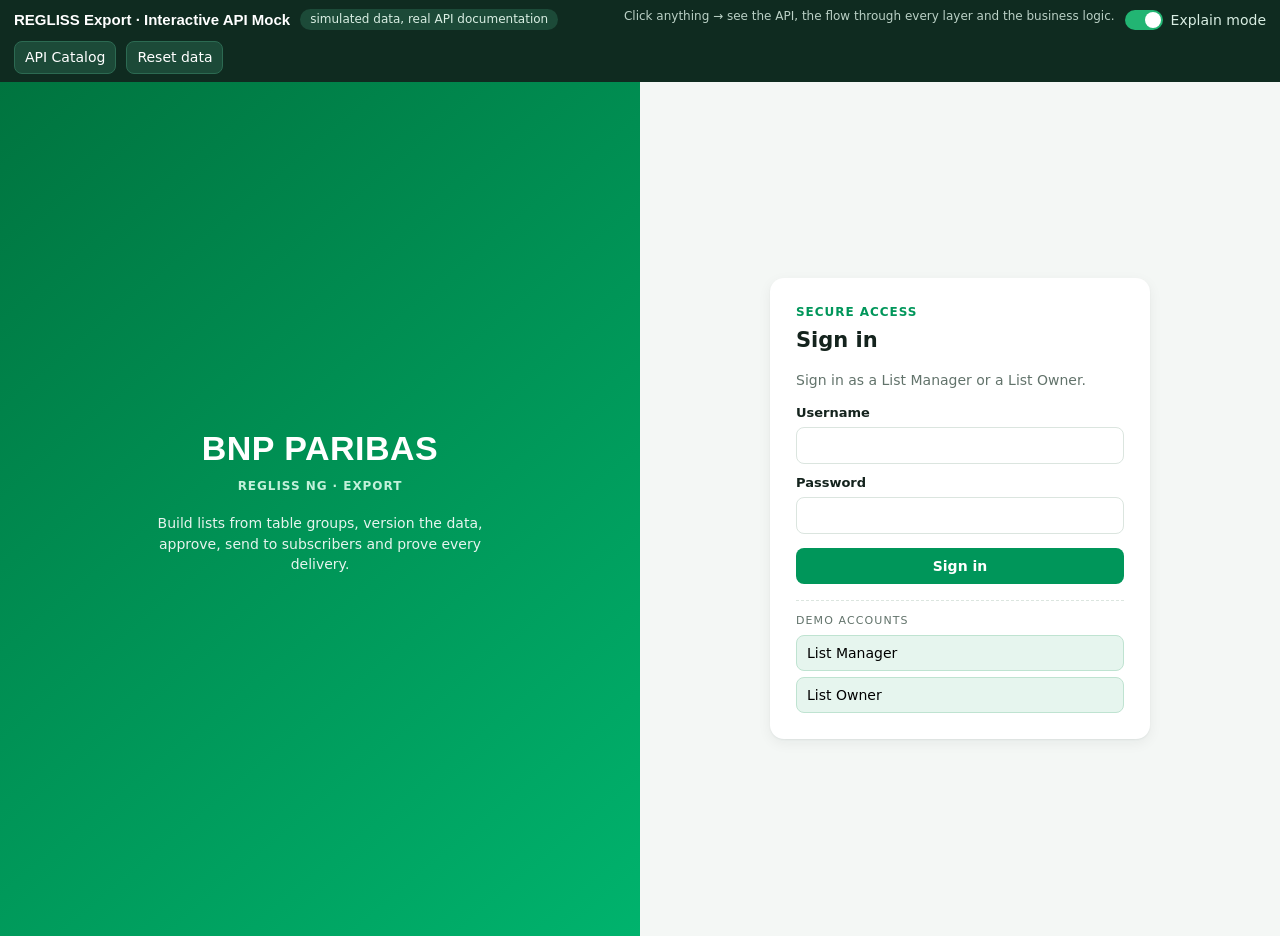
<file: docs/export-ui-mock.html>
<!DOCTYPE html>
<html lang="en">
<head>
<meta charset="UTF-8">
<meta name="viewport" content="width=device-width, initial-scale=1">
<title>REGLISS Export — Interactive API Mock</title>
<!--
  REGLISS Export Module — interactive UI mock with API / flow / business-logic explanations.
  Single self-contained file: no network access, no build step. Open it in a browser.
  Sections: 1 API catalog · 2 Action catalog · 3 Styles · 4 Mock backend · 5 Frontend · 6 Explain modal.
  Demo accounts: maker / Regliss-maker (List Manager)   approver / Regliss-approver (List Owner)
-->
<style>
/* MODULE 3 — STYLES */
:root{--g:#00965a;--g2:#007a49;--gl:#e6f5ee;--ink:#14231d;--mut:#62736b;--line:#dbe5df;--bg:#f4f7f5;--card:#fff;--red:#c8372d;--redl:#fdecea;--org:#d97a06;--orgl:#fff3e0;--blue:#1d6fb8;--bluel:#e8f2fb;--vio:#6d4cc2;--viol:#efeafb;--sh:0 1px 2px rgba(20,35,29,.06),0 4px 14px rgba(20,35,29,.06)}
*{box-sizing:border-box}html,body{margin:0}body{font:14px/1.45 "Source Sans 3",system-ui,-apple-system,"Segoe UI",Roboto,sans-serif;color:var(--ink);background:var(--bg)}
h1,h2,h3{margin:0;font-family:Outfit,system-ui,sans-serif}code,pre{font-family:ui-monospace,SFMono-Regular,Menlo,Consolas,monospace}
button{font:inherit;cursor:pointer}[hidden]{display:none!important}
.muted{color:var(--mut)}.spacer{flex:1}
/* mock bar */
.mockbar{position:sticky;top:0;z-index:50;display:flex;gap:10px;align-items:center;flex-wrap:wrap;padding:8px 14px;background:#0f2b20;color:#d9eee3}
.mockbar b{font-family:Outfit,sans-serif;font-size:15px;color:#fff}.mockbar .tag{background:#1c4a38;border-radius:99px;padding:2px 10px;font-size:12px}
.mockbar button{background:#1c4a38;color:#fff;border:1px solid #2c6a52;border-radius:8px;padding:5px 10px}.mockbar button:hover{background:#24604a}
.switch{display:flex;align-items:center;gap:8px;cursor:pointer;user-select:none}.switch i{width:38px;height:20px;border-radius:99px;background:#456;position:relative;transition:.2s}.switch i:after{content:"";position:absolute;left:2px;top:2px;width:16px;height:16px;border-radius:50%;background:#fff;transition:.2s}.switch.on i{background:#22b573}.switch.on i:after{left:20px}
.hint{font-size:12px;opacity:.85}
/* login */
.login{min-height:calc(100vh - 46px);display:grid;grid-template-columns:1fr 1fr}
.login-aside{background:linear-gradient(140deg,#00743f,#00b36d);color:#fff;display:flex;flex-direction:column;justify-content:center;align-items:center;padding:30px;text-align:center}
.login-aside .logo{font:700 34px Outfit,sans-serif;letter-spacing:.5px}.login-aside p{opacity:.9;max-width:340px}
.login-panel{display:flex;align-items:center;justify-content:center;padding:24px}
.login-card{width:100%;max-width:380px;background:#fff;border-radius:14px;box-shadow:var(--sh);padding:26px}
.kicker{margin:0 0 4px;color:var(--g);font-weight:700;text-transform:uppercase;letter-spacing:.08em;font-size:12px}
label{display:block;font-weight:600;font-size:13px;margin:10px 0 0}
input,select,textarea{width:100%;font:inherit;padding:8px 10px;border:1px solid var(--line);border-radius:8px;background:#fff;margin-top:4px;color:var(--ink)}
input:focus,select:focus,textarea:focus{outline:2px solid #9ad9bd;border-color:var(--g)}
input[type=checkbox]{width:auto;margin:0}
.btn-primary,.btn-ghost,.btn-delete,.btn-edit{border-radius:8px;padding:7px 14px;border:1px solid transparent;font-weight:600;text-decoration:none;display:inline-block}
.btn-primary{background:var(--g);color:#fff}.btn-primary:hover{background:var(--g2)}.btn-primary:disabled{opacity:.45;cursor:not-allowed}
.btn-ghost{background:#fff;border-color:var(--line);color:var(--ink)}.btn-ghost:hover{background:var(--gl)}.btn-ghost:disabled{opacity:.45;cursor:not-allowed}
.btn-delete{background:#fff;border-color:#efc3bf;color:var(--red)}.btn-delete:hover{background:var(--redl)}
.btn-edit{background:var(--bluel);border-color:#c4dcf2;color:var(--blue)}
.btn-ghost.btn-primary{background:var(--g);color:#fff;border-color:var(--g)}
.btn-small{padding:3px 9px;font-size:13px}.btn-icon{padding:3px 8px}
.login-error{color:var(--red);font-weight:600;margin:8px 0 0}
.demo{margin-top:16px;border-top:1px dashed var(--line);padding-top:12px}.demo button{display:block;width:100%;text-align:left;margin-top:6px;background:var(--gl);border:1px solid #bfe3d1;border-radius:8px;padding:7px 10px}
/* shell */
.shell{display:grid;grid-template-columns:230px 1fr;min-height:calc(100vh - 46px)}
.sidebar{background:#fff;border-right:1px solid var(--line);padding:16px 12px;display:flex;flex-direction:column;gap:6px;position:sticky;top:46px;height:calc(100vh - 46px);overflow:auto}
.brand{padding:6px 8px 14px}.brand .plate{font:700 20px Outfit,sans-serif;color:var(--g)}.brand .prod{font:600 13px Outfit,sans-serif;color:var(--mut)}
.nav-label{font-size:11px;text-transform:uppercase;letter-spacing:.1em;color:var(--mut);padding:4px 8px}
.nav a{display:flex;align-items:center;gap:10px;padding:9px 10px;border-radius:9px;color:var(--ink);text-decoration:none;cursor:pointer}
.nav a:hover{background:var(--gl)}.nav a.active{background:var(--g);color:#fff}
.nav svg{width:18px;height:18px;stroke:currentColor;fill:none;stroke-width:1.8;stroke-linecap:round;stroke-linejoin:round}
.nav-badge{margin-left:auto;background:var(--red);color:#fff;border-radius:99px;font-size:11px;padding:0 7px}
.sidebar-foot{margin-top:auto;display:flex;flex-direction:column;gap:12px}
.who{display:flex;gap:8px;align-items:center;font-size:13px}.avatar{width:32px;height:32px;border-radius:50%;background:var(--g);color:#fff;display:grid;place-items:center;font-weight:700}
.db-switch{display:flex;border:1px solid var(--line);border-radius:8px;overflow:hidden}.db-switch button{flex:1;border:0;background:#fff;padding:6px}.db-switch .selected{background:var(--g);color:#fff}
main{padding:22px 26px 90px;min-width:0}
.page-head{display:flex;gap:16px;align-items:flex-end;flex-wrap:wrap;margin-bottom:16px}.page-title{flex:1;min-width:240px}.page-head h1{font-size:26px}.lede{color:var(--mut);margin:2px 0 0}
.page-tools{display:flex;gap:10px;align-items:center;flex-wrap:wrap}.search{min-width:240px;margin:0}
.stats{display:grid;grid-template-columns:repeat(auto-fit,minmax(170px,1fr));gap:12px;margin-bottom:16px}
.stat{background:#fff;border-radius:12px;padding:14px 16px;box-shadow:var(--sh);border-left:5px solid var(--g);cursor:pointer;text-align:left;border-top:0;border-right:0;border-bottom:0}
.stat.red{border-color:var(--red)}.stat.orange{border-color:var(--org)}.stat-label{color:var(--mut);font-size:13px}.stat-value{font:700 30px Outfit,sans-serif}
.panel,.table-card,.export-card{background:#fff;border-radius:12px;box-shadow:var(--sh);padding:16px;margin-bottom:16px}.table-card{padding:0;overflow:auto}.panel h2,.export-card h2{font-size:18px;margin-bottom:8px}
table{width:100%;border-collapse:collapse}th,td{text-align:left;padding:9px 12px;border-bottom:1px solid #edf2ef;vertical-align:top}th{font-size:12px;text-transform:uppercase;letter-spacing:.05em;color:var(--mut);background:#f8fbf9;white-space:nowrap}
tr.clickable{cursor:pointer}tr.clickable:hover td{background:#f3faf6}.actions{white-space:nowrap}
.empty,.queue-empty{padding:22px;text-align:center;color:var(--mut)}
.badge,.pill,.chip,.key-tag,.group-tag{display:inline-block;border-radius:99px;padding:1px 9px;font-size:12px;font-weight:700}
.badge-COMPLETED,.badge-SUCCESS,.pill-on{background:var(--gl);color:var(--g2)}.badge-FAILED,.pill-bad{background:var(--redl);color:var(--red)}.badge-IN_PROGRESS{background:var(--orgl);color:var(--org)}.badge-PENDING,.pill-wait{background:var(--bluel);color:var(--blue)}.pill-off{background:#eceff0;color:#55646a}.pill-warn{background:var(--orgl);color:var(--org)}
.chip.added{background:var(--gl);color:var(--g2)}.chip.removed{background:var(--redl);color:var(--red)}.chip.changed{background:var(--orgl);color:var(--org)}.chip.same{background:#eceff0;color:#55646a}
.key-tag{background:var(--viol);color:var(--vio)}.group-tag{background:var(--bluel);color:var(--blue);margin-right:4px}
.error-text{color:var(--red)}.file-link{color:var(--blue);text-decoration:underline;cursor:pointer}
.banner{background:var(--orgl);border:1px solid #f1d3a3;border-radius:10px;padding:10px 14px;margin:10px 0}.banner-error{background:var(--redl);border-color:#efc3bf;color:var(--red)}
.review-callout{border-radius:10px;padding:10px 14px;margin:10px 0}.review-callout.warn{background:var(--orgl)}.review-callout.bad{background:var(--redl)}
/* list builder */
.stepper{display:flex;align-items:center;gap:10px;margin:12px 0}.step{display:flex;gap:8px;align-items:center;border:1px solid var(--line);background:#fff;border-radius:10px;padding:8px 12px}.step.active{border-color:var(--g);background:var(--gl)}.step-no{width:24px;height:24px;border-radius:50%;background:var(--g);color:#fff;display:grid;place-items:center;font-weight:700}.step small{display:block;color:var(--mut)}.step-line{flex:0 0 30px;height:2px;background:var(--line)}
.picker{display:grid;grid-template-columns:minmax(240px,1fr) 2fr;gap:14px;border:1px solid var(--line);border-radius:12px;padding:12px}
.table-list{max-height:330px;overflow:auto;display:flex;flex-direction:column;gap:6px;margin-top:8px}.table-group-label{margin:8px 0 2px}
.table-option{display:flex;flex-direction:column;align-items:flex-start;gap:0;text-align:left;border:1px solid var(--line);background:#fff;border-radius:8px;padding:6px 10px;position:relative}.table-option.active{border-color:var(--g);background:var(--gl)}.table-option.related{margin-left:14px}
.table-name{font-weight:700}.table-meta{font-size:12px;color:var(--mut)}.table-count{position:absolute;right:8px;top:8px;background:var(--g);color:#fff;border-radius:99px;font-size:11px;padding:0 7px}
.columns-head{display:flex;gap:10px;align-items:flex-start;justify-content:space-between}.column-list{max-height:290px;overflow:auto;margin-top:8px}
.column-option{display:flex;align-items:center;gap:8px;padding:6px 8px;border-radius:8px;font-weight:400;margin:0;cursor:pointer}.column-option:hover{background:#f3faf6}.column-option.locked{opacity:.7}.column-type{margin-left:auto;color:var(--mut);font-size:12px}.column-name{font-weight:600}
.field-label{font-weight:700;margin:14px 0 4px}.hint{margin:0 0 6px}
.field-row{display:flex;gap:8px;align-items:center;margin:5px 0;flex-wrap:wrap}.field-row input{flex:1;min-width:120px;margin:0}.col-order{width:22px;color:var(--mut)}.col-source{min-width:200px;display:flex;gap:4px;align-items:center;flex-wrap:wrap}.col-table{color:var(--mut)}.key-col{background:#faf8ff;border-radius:8px;padding:2px 4px}
.builder-foot{display:flex;gap:10px;align-items:center;margin-top:16px;flex-wrap:wrap}
.add-form{display:flex;gap:10px}.add-form select,.add-form input{margin:0}
.group-preview{margin-bottom:14px}.group-preview-head{display:flex;gap:12px;align-items:baseline}.table-scroll{overflow:auto;border:1px solid var(--line);border-radius:10px}
.timeline{list-style:none;padding:0 0 0 14px;border-left:2px solid var(--line)}.tl{margin:10px 0;padding-left:10px}.tl-title{font-weight:700}.tl-meta{color:var(--mut);font-size:12px}blockquote{margin:4px 0;padding:4px 10px;border-left:3px solid var(--line);color:var(--mut)}
details summary{cursor:pointer;font-weight:700;margin-top:14px}
.approval-card{background:#fff;border-radius:12px;box-shadow:var(--sh);padding:16px;margin-bottom:12px}.approval-head{display:flex;gap:12px;justify-content:space-between;flex-wrap:wrap}.approval-actions{display:flex;gap:8px;align-items:center;flex-wrap:wrap}.approval-tables{margin:8px 0 0;padding-left:20px}
/* export */
.xp-tabs{display:flex;gap:4px;border-bottom:2px solid var(--line);margin-bottom:14px;flex-wrap:wrap}.xp-tab{background:none;border:0;padding:9px 16px;font-weight:700;color:var(--mut);border-bottom:3px solid transparent;margin-bottom:-2px}.xp-tab.active{color:var(--g);border-color:var(--g)}
.xp-toolbar,.syn-toolbar,.syn-title,.syn-pick{display:flex;gap:8px;align-items:center;flex-wrap:wrap;padding:10px 14px}.xp-toolbar select{width:auto;margin:0}.syn-pick label{margin:0}.syn-pick select{width:auto;min-width:200px}
.syn-cards{display:grid;grid-template-columns:repeat(auto-fit,minmax(260px,1fr));gap:12px;margin-bottom:14px}.syn-card{background:#fff;border:2px solid var(--line);border-radius:12px;padding:12px;text-align:left}.syn-card.active{border-color:var(--g)}.syn-card-name{font:700 16px Outfit,sans-serif;display:block}.syn-card-count{color:var(--mut)}.syn-chips{display:flex;gap:4px;flex-wrap:wrap;margin-top:6px}
.syn-h3{padding:12px 14px 0;font-size:15px}.syn-columns{padding:10px 14px}.syn-tree{margin:0;padding-left:18px;font-size:13px}.syn-docs{display:grid;grid-template-columns:1fr 1fr;gap:14px;padding:10px 14px}
.was{background:var(--redl)}.now{background:var(--gl)}.pager{display:flex;gap:8px;align-items:center;padding:10px 14px}.pager span{margin-right:auto}
.xp-back-link{margin-bottom:10px}tr.selected td{background:#eaf6f0}
/* modals */
.modal-back{position:fixed;inset:0;background:rgba(10,25,18,.5);display:grid;place-items:center;z-index:60;padding:14px}
.modal{background:#fff;border-radius:14px;padding:20px;width:min(480px,100%);box-shadow:0 20px 60px rgba(0,0,0,.3)}.modal h2{margin-bottom:8px}.modal-actions{display:flex;gap:8px;justify-content:flex-end;margin-top:16px}
.toast{position:fixed;left:50%;transform:translateX(-50%) translateY(30px);bottom:20px;background:#14231d;color:#fff;padding:10px 16px;border-radius:10px;opacity:0;pointer-events:none;transition:.25s;z-index:200;max-width:90vw}.toast.show{opacity:1;transform:translateX(-50%)}.toast.error{background:var(--red)}.toast.success{background:var(--g2)}
.xmlview{max-height:60vh;overflow:auto;background:#10201a;color:#c9ecd9;border-radius:8px;padding:12px;font-size:12px;white-space:pre}
.spinner{width:34px;height:34px;border:4px solid var(--line);border-top-color:var(--g);border-radius:50%;animation:sp 1s linear infinite;margin:14px auto}@keyframes sp{to{transform:rotate(360deg)}}
/* network log */
.netlog{position:fixed;left:12px;bottom:12px;z-index:55;width:min(430px,calc(100vw - 24px));background:#0f2b20;color:#d9eee3;border-radius:12px;box-shadow:var(--sh);font-size:12px}
.netlog header{display:flex;gap:8px;align-items:center;padding:6px 10px;cursor:pointer}.netlog .body{max-height:170px;overflow:auto;border-top:1px solid #1c4a38}.netlog .e{display:flex;gap:8px;padding:4px 10px;cursor:pointer;align-items:center}.netlog .e:hover{background:#1c4a38}.netlog .e code{overflow:hidden;text-overflow:ellipsis;white-space:nowrap;flex:1}
.m{font-weight:800;border-radius:5px;padding:0 6px;font-size:11px;color:#fff}.m-GET{background:#1d6fb8}.m-POST{background:#1e9d63}.m-PUT{background:#d97a06}.m-DELETE{background:#c8372d}.m-ASYNC{background:#6d4cc2}
/* explain modal */
#xmodal{position:fixed;inset:0;background:rgba(8,20,14,.62);z-index:100;display:grid;place-items:center;padding:12px}
.xbox{background:#fff;width:min(1080px,100%);max-height:94vh;border-radius:16px;display:flex;flex-direction:column;overflow:hidden;box-shadow:0 24px 80px rgba(0,0,0,.4)}
.xhead{display:flex;gap:12px;align-items:flex-start;padding:14px 18px;background:linear-gradient(120deg,#0f2b20,#176b49);color:#fff}.xhead h2{font-size:19px}.xhead p{margin:2px 0 0;opacity:.85;font-size:13px}.xhead button{margin-left:auto;background:rgba(255,255,255,.15);color:#fff;border:0;border-radius:8px;padding:5px 12px}
.xbody{overflow:auto;padding:16px 18px}
.xsec{border:1px solid var(--line);border-radius:12px;padding:12px 14px;margin-bottom:12px}.xsec h4{margin:0 0 6px;font:700 13px Outfit,sans-serif;text-transform:uppercase;letter-spacing:.07em;color:var(--g2)}
.kv{display:grid;grid-template-columns:150px 1fr;gap:4px 12px}.kv dt{color:var(--mut)}.kv dd{margin:0;word-break:break-word}
.feonly{background:var(--viol);border:1px solid #d6cbf3;border-radius:12px;padding:14px;margin-bottom:12px}.feonly b{color:var(--vio)}
.seq{display:flex;gap:6px;flex-wrap:wrap;margin-bottom:10px;align-items:center}.seq button{border:1px solid var(--line);background:#fff;border-radius:10px;padding:6px 10px;display:flex;gap:6px;align-items:center;text-align:left}.seq button.on{border-color:var(--g);background:var(--gl)}.seq .n{background:#14231d;color:#fff;border-radius:50%;width:20px;height:20px;display:grid;place-items:center;font-size:11px}.seq .arr{color:var(--mut)}
.tabs{display:flex;gap:2px;border-bottom:2px solid var(--line);margin-bottom:12px}.tabs button{background:none;border:0;padding:8px 14px;font-weight:700;color:var(--mut);border-bottom:3px solid transparent;margin-bottom:-2px}.tabs button.on{color:var(--g);border-color:var(--g)}
pre.j{background:#10201a;color:#c9ecd9;border-radius:8px;padding:10px 12px;overflow:auto;font-size:12px;margin:4px 0;max-height:280px}
.two{display:grid;grid-template-columns:1fr 1fr;gap:12px}
.stt{display:flex;gap:8px;align-items:baseline;margin:3px 0}.stt b{border-radius:6px;padding:0 7px;color:#fff;font-size:12px}.s2{background:#1e9d63}.s4{background:#d97a06}.s5{background:#c8372d}
.flow{display:flex;flex-direction:column;gap:0}.lane{display:grid;grid-template-columns:136px 1fr;border-radius:12px;overflow:hidden;border:1px solid var(--line)}.lane .lt{padding:10px;color:#fff;font:700 12px Outfit,sans-serif;text-transform:uppercase;letter-spacing:.06em}.lane .lt small{display:block;font:400 11px "Source Sans 3",sans-serif;opacity:.9;text-transform:none;letter-spacing:0;margin-top:2px}.lane .lc{padding:10px 12px;background:#fff}.lane ol,.lane ul{margin:4px 0 0;padding-left:18px}
.arrow{text-align:center;color:var(--mut);line-height:1;padding:3px;font-size:18px}
.L-fe{background:#1d6fb8}.L-ctl{background:#6d4cc2}.L-ifc{background:#a0489b}.L-impl{background:#d97a06}.L-repo{background:#0e8a8a}.L-db{background:#14231d}.L-res{background:#1e9d63}
.tchip{display:inline-block;background:#14231d;color:#fff;border-radius:6px;padding:1px 8px;margin:2px 4px 2px 0;font:12px ui-monospace,Menlo,monospace}.tchip i{color:#9fd9bd;font-style:normal;margin-left:6px;font-family:inherit}
.rel li{margin:3px 0}
.cat-tools{display:flex;gap:10px;flex-wrap:wrap;margin-bottom:12px}.cat-tools select,.cat-tools input{width:auto;min-width:200px;margin:0}
.er{display:grid;grid-template-columns:repeat(auto-fit,minmax(250px,1fr));gap:10px}.er div{border:1px solid var(--line);border-radius:10px;padding:8px 10px;background:#fff;font-size:13px}.er b{display:block;font-family:ui-monospace,Menlo,monospace;color:var(--g2)}
@media(max-width:900px){.shell{grid-template-columns:1fr}.sidebar{position:static;height:auto;flex-direction:row;flex-wrap:wrap}.sidebar-foot{margin:0;width:100%}.nav{display:flex;flex-wrap:wrap;gap:4px}.nav-label,.brand .prod{display:none}.login{grid-template-columns:1fr}.login-aside{padding:18px}.picker,.two,.syn-docs{grid-template-columns:1fr}.lane{grid-template-columns:1fr}main{padding:14px 12px 100px}.kv{grid-template-columns:1fr}}

/* restored send page and format chips (the app's variable names, mapped) */
:root{--green:var(--g);--green-soft:var(--gl);--muted:var(--mut)}

/* --- Export send page and subscriber formats (restored) --- */
.add-formats { display: inline-flex; align-items: center; gap: 6px; }
.fmt-cell { display: inline-flex; align-items: center; gap: 8px; }
.fmt-XML { color: #1d4ed8; font-weight: 700; }
.fmt-CSV { color: #047857; font-weight: 700; }
.subscriber-form .add-formats { min-height: 42px; align-items: center; }
.spinner {
    width: 16px;
    height: 16px;
    border-radius: 50%;
    border: 2px solid #cfe7da;
    border-top-color: var(--green);
    animation: spin .7s linear infinite;
}
.tag-new { background: #e7f0fb; color: #1d4f91; }
.ver-chip {
    display: inline-block;
    min-width: 36px;
    padding: 2px 8px;
    border-radius: 8px;
    background: var(--green-soft);
    border: 1px solid #c4ead4;
    color: var(--green-dark);
    font-family: var(--display);
    font-weight: 700;
    font-size: 14px;
    text-align: center;
}
.ver-chip.big { font-size: 22px; padding: 4px 12px; }
#xp-prev-list .xp-pager { padding: 6px 0; border: 0; }
.xp-page .modal-actions { margin-top: 4px; }
.xp-checking { display: flex; align-items: center; gap: 10px; padding: 8px 0; color: var(--muted); }
.xp-version-card { display: flex; align-items: center; gap: 14px; padding: 12px 14px; border: 1px solid var(--line); border-radius: 12px; background: #fbfcfb; }
.xp-download { display: flex; align-items: center; gap: 8px; font-weight: 700; font-size: 14px; }
.xp-download a { text-decoration: none; }
.xp-send { display: flex; flex-direction: column; gap: 8px; border-top: 1px solid var(--line); padding-top: 12px; }
.xp-send-head { display: flex; align-items: center; gap: 10px; }
.xp-send-head .muted { margin-right: auto; }
.xp-subs { display: flex; flex-direction: column; border: 1px solid var(--line); border-radius: 12px; overflow: hidden; }
.xp-sub {
    display: grid;
    grid-template-columns: auto minmax(0, 1.2fr) minmax(0, 1fr) auto;
    gap: 10px;
    align-items: center;
    padding: 8px 12px;
    border-bottom: 1px solid #eef3f0;
    font-size: 14px;
    cursor: pointer;
}
.xp-sub:last-child { border-bottom: 0; }
.xp-sub.selected { background: var(--green-soft); }
.xp-sub input { accent-color: var(--green); margin: 0; }
.xp-sub-name { font-weight: 700; overflow: hidden; text-overflow: ellipsis; white-space: nowrap; }
.xp-send-options { display: grid; grid-template-columns: minmax(0, 1fr) minmax(0, 1.3fr); gap: 10px; align-items: end; }
.xp-format { display: flex; flex-direction: column; gap: 4px; font-size: 12px; font-weight: 700; color: var(--muted); }
.xp-add-none { padding: 10px 12px; font-size: 13px; }
.xp-quick { display: flex; gap: 6px; flex-wrap: wrap; }
.xp-quick .btn-small.on { border-color: var(--green); background: var(--green-soft); }
.xp-sub { grid-template-columns: auto minmax(0, 1fr) minmax(0, 1.3fr) auto; cursor: default; }
.xp-sub .xp-sub-name { cursor: pointer; }
.xp-sub-format { display: flex; align-items: center; gap: 6px; justify-content: flex-end; }
.xp-format-note { margin: 0; font-size: 13px; color: var(--muted); }
.xp-fmt {
    display: inline-flex;
    align-items: center;
    gap: 4px;
    border: 1px solid #d3e2da;
    border-radius: 999px;
    padding: 3px 8px;
    font-size: 12px;
    font-weight: 700;
    background: #fff;
    color: #8aa094;
    cursor: pointer;
}
.xp-fmt input { margin: 0; }
.xp-fmt.on.fmt-CSV { color: #047857; border-color: #86c9a8; background: #f0faf4; }
.xp-fmt.on.fmt-XML { color: #1d4ed8; border-color: #bfdbfe; background: #eff6ff; }
.xp-send-summary { font-size: 13px; }
.xp-page{padding:0}.good{background:var(--gl)}
</style>
</head>
<body class="signed-out">
<div class="mockbar">
  <b>REGLISS Export · Interactive API Mock</b><span class="tag">simulated data, real API documentation</span>
  <span class="spacer"></span>
  <span class="hint">Click anything → see the API, the flow through every layer and the business logic.</span>
  <div class="switch on" id="explain-sw" title="Explain mode"><i></i><span>Explain mode</span></div>
  <button data-act="nav.catalog" data-label="API Catalog (mock)">API Catalog</button>
  <button data-act="mock.reset" data-label="Reset mock data">Reset data</button>
</div>

<div class="login" id="login">
  <section class="login-aside"><div class="logo">BNP PARIBAS</div><p class="kicker" style="color:#d7fbe9;margin-top:10px">REGLISS NG · Export</p><p>Build lists from table groups, version the data, approve, send to subscribers and prove every delivery.</p></section>
  <section class="login-panel"><div class="login-card">
    <p class="kicker">Secure access</p><h2>Sign in</h2><p class="muted">Sign in as a List Manager or a List Owner.</p>
    <label>Username<input id="l-user" data-act="login.field" autocomplete="off"></label>
    <label>Password<input id="l-pass" type="password" data-act="login.field" autocomplete="off"></label>
    <p id="login-error" class="login-error" hidden></p>
    <div style="margin-top:14px"><button class="btn-primary" data-act="login.submit" data-label="Sign in" style="width:100%">Sign in</button></div>
    <div class="demo" id="demo"></div>
  </div></section>
</div>

<div class="shell" id="shell" hidden>
  <aside class="sidebar">
    <div class="brand"><div class="plate">BNP PARIBAS</div><div class="prod">REGLISS Export</div></div>
    <div class="nav-label">Workspace</div>
    <nav class="nav">
      <a data-act="nav.approvals" data-page="approvals" hidden><svg viewBox="0 0 24 24"><path d="M5 12.5l4.2 4.2L19 7"/></svg>Approvals</a>
      <a data-act="nav.dashboard" data-page="dashboard"><svg viewBox="0 0 24 24"><rect x="3" y="3" width="7" height="7" rx="1.5"/><rect x="14" y="3" width="7" height="7" rx="1.5"/><rect x="3" y="14" width="7" height="7" rx="1.5"/><rect x="14" y="14" width="7" height="7" rx="1.5"/></svg>Dashboard</a>
      <a data-act="nav.templates" data-page="templates"><svg viewBox="0 0 24 24"><path d="M6 4h12v16H6z"/><path d="M9 8h6M9 12h6M9 16h4"/></svg>List</a>
      <a data-act="nav.export" data-page="export"><svg viewBox="0 0 24 24"><path d="M12 16V4M7 8l5-5 5 5M5 20h14"/></svg>Export</a>
      <a data-act="nav.history" data-page="history"><svg viewBox="0 0 24 24"><circle cx="12" cy="12" r="8"/><path d="M12 8v5l3 2"/></svg>History</a>
      <a data-act="nav.subscribers" data-page="subscribers"><svg viewBox="0 0 24 24"><circle cx="9" cy="8" r="3"/><circle cx="17" cy="9" r="2.2"/><path d="M3.5 19c.6-3 2.8-4.5 5.5-4.5S14 16 14.6 19"/></svg>Subscribers</a>
    </nav>
    <div class="sidebar-foot">
      <div class="who"><div class="avatar" id="avatar"></div><div><div id="signed-name"></div><div id="signed-role" class="muted"></div></div></div>
      <button class="btn-ghost btn-small" data-act="logout" data-label="Sign out">Sign out</button>
      <div><div class="nav-label" style="padding-left:0">Database</div><div class="db-switch"><button id="db-h2" data-act="db.h2" data-label="Database: H2">H2</button><button id="db-postgres" data-act="db.postgres" data-label="Database: PostgreSQL">PostgreSQL</button></div></div>
    </div>
  </aside>
  <main id="main"></main>
</div>
<div id="toast" class="toast" role="status"></div>
<div id="modal-root"></div>
<div id="netlog" class="netlog"></div>
<script>
var S = { user: null };   // shared state (declared first: the mock backend reads the signed-in user for audit rows)
/* =====================================================================================================
 * MODULE 1 — API CATALOG
 * Every backend endpoint of the Export module, documented from the real code (controllers, services,
 * repositories, schema). Keys are referenced by the ACTIONS catalog below.
 * ===================================================================================================== */
const SESSION = "JSESSIONID=7F3A91C2B8E04D56A1F0C9E2D4B7A813; Path=/; HttpOnly; SameSite=Lax";
const HJ = { "Content-Type": "application/json", "Accept": "application/json", "Cookie": SESSION };
const HG = { "Accept": "application/json", "Cookie": SESSION };
const FILE = { "Accept": "application/xml, application/octet-stream", "Cookie": SESSION };
const ST401 = [401, 'No session: {"message":"Sign in required"}'];
const ST403 = [403, 'Wrong role: {"message":"Only a List Owner can do that"}'];

const API = {
/* ------------------------------------------------------------------ Authentication & system */
"auth.config": {
  module: "Auth", name: "Sign-in page configuration", method: "GET", path: "/api/auth/config", pub: true,
  headers: { "Accept": "application/json" }, pathParams: {}, query: {},
  req: null,
  res: { demo: true, accounts: [{ role: "List Manager", username: "maker", password: "Regliss-maker" }, { role: "List Owner", username: "approver", password: "Regliss-approver" }] },
  status: [[200, "Configuration returned"]],
  trig: "Page load (boot()) and, after a database switch, the restart-polling loop (waitForRestart).",
  comp: "app.js → boot() → loadDemoAccounts()",
  ctl: "AuthController.config()  — @GetMapping(\"/config\"), permitAll in SecurityConfig (no session needed)",
  ifc: "AuthService.config()", impl: "AuthServiceImpl.config()",
  steps: ["Reads the property export.demo-data (true in application.yml).", "If true returns the two hard-coded DEMO_ACCOUNTS (maker / approver with their passwords); otherwise demo=false and an empty list."],
  repo: ["— none —"], tbl: [],
  build: "new AuthConfigResponse(demo, accounts) → Jackson → JSON.",
  fe: "If config.demo is true the sign-in card shows one button per demo account; clicking one fills username and password.",
  logic: ["Purely configuration driven: no database access.", "Security note (docs/code-review.md #3): showing real passwords on the sign-in page is only intended for local demo databases."],
  rel: [], down: []
},
"auth.login": {
  module: "Auth", name: "Sign in", method: "POST", path: "/api/auth/login", pub: true,
  headers: { "Content-Type": "application/json", "Accept": "application/json" }, pathParams: {}, query: {},
  req: { username: "maker", password: "Regliss-maker" },
  res: { username: "maker", displayName: "List Manager", role: "MAKER" },
  status: [[200, "Signed in; Set-Cookie: JSESSIONID=…"], [400, '{"message":"username must not be blank"}'], [401, '{"message":"Unknown username or password"}']],
  trig: "Click on 'Sign in' (or Enter in a field) on the sign-in card.",
  comp: "app.js → onSubmit() branch formId === 'login-form'",
  ctl: "AuthController.login(@Valid @RequestBody LoginRequest, HttpServletRequest, HttpServletResponse)",
  ifc: "AuthService.login(request, httpRequest, httpResponse)", impl: "AuthServiceImpl.login()",
  steps: ["Bean validation: LoginRequest has @NotBlank username and password → otherwise GlobalExceptionHandler returns 400 \"<field> must not be blank\".", "authenticationManager.authenticate(UsernamePasswordAuthenticationToken(username.trim(), password)).", "Spring's DaoAuthenticationProvider calls ExportUserDetailsService.loadUserByUsername (trims and lower-cases the username) and compares the password with the stored BCrypt hash.", "On success: a SecurityContext is created and saved into the HttpSession through HttpSessionSecurityContextRepository → the browser receives the JSESSIONID cookie.", "AuthenticationException → UnauthorizedException(\"Unknown username or password\") → 401."],
  repo: ["AppUserRepository.findByUsername(username)  (Spring Data JPA)"], tbl: [["ver_export_user", "SELECT by username"]],
  build: "UserResponse.from(ExportPrincipal) → { username, displayName, role }.",
  fe: "state.user = response; enterApp(true): hides the login screen, shows name/role in the sidebar, reveals the Approvals menu for APPROVER, then loads /api/system and navigates (APPROVER → #/approvals, MAKER → #/dashboard).",
  logic: ["Two roles exist: MAKER (List Manager) builds lists, subscribers, exports; APPROVER (List Owner) additionally approves lists and delivery endpoints (enforced in SecurityConfig and again in the service layer).", "CSRF is disabled and the session cookie is SameSite=Lax, HttpOnly.", "UserSeeder creates the two demo users at start-up when ver_export_user is empty."],
  rel: ["ver_export_user is standalone: other tables store the username as plain text (created_by, actor, triggered_by) — there is no foreign key to it."], down: ["GET /api/system (loadSystem)", "Navigation API calls of the first page"]
},
"auth.me": {
  module: "Auth", name: "Who is signed in", method: "GET", path: "/api/auth/me",
  headers: HG, pathParams: {}, query: {}, req: null,
  res: { username: "maker", displayName: "List Manager", role: "MAKER" },
  status: [[200, "Current user"], ST401],
  trig: "Every page load (boot()) to resume an existing session.",
  comp: "app.js → boot()",
  ctl: "AuthController.me(Authentication)", ifc: "AuthService.currentUser(authentication)", impl: "AuthServiceImpl.currentUser()",
  steps: ["Spring Security restores the SecurityContext from the HttpSession cookie.", "If the principal is not an ExportPrincipal → UnauthorizedException (401)."],
  repo: ["— none — (the principal is read from the session, no database hit)"], tbl: [],
  build: "UserResponse.from(principal).", fe: "200 → enterApp(); 401 → showLogin().",
  logic: ["The 401 for /api/auth/me is expected on a fresh browser; api() deliberately does not treat it as an error."], rel: [], down: []
},
"auth.logout": {
  module: "Auth", name: "Sign out", method: "POST", path: "/api/auth/logout",
  headers: HG, pathParams: {}, query: {}, req: null, res: null,
  status: [[200, "Session invalidated (empty body)"], ST401],
  trig: "Click 'Sign out' in the sidebar.", comp: "app.js → onClick() branch target.id === 'logout'",
  ctl: "AuthController.logout(HttpServletRequest)", ifc: "AuthService.logout(request)", impl: "AuthServiceImpl.logout()",
  steps: ["SecurityContextHolder.clearContext().", "request.getSession(false).invalidate() if a session exists."],
  repo: ["— none —"], tbl: [], build: "Empty 200 response.",
  fe: "showLogin(): state.user = null, polling timer cleared, main area emptied, login screen shown.",
  logic: ["Server-side session invalidation: the old JSESSIONID can no longer be used."], rel: [], down: []
},
"system.info": {
  module: "System", name: "Database info", method: "GET", path: "/api/system",
  headers: HG, pathParams: {}, query: {}, req: null,
  res: { mode: "h2", label: "H2", switchable: true, postgresHost: "localhost", postgresPort: 5432, postgresDatabase: "reglissData", postgresUsername: "postgres", postgresConfigured: true, switchError: null },
  status: [[200, "OK"], ST401],
  trig: "Right after sign-in (enterApp → loadSystem).", comp: "app.js → loadSystem()",
  ctl: "SystemController.system()", ifc: "SystemService.info()", impl: "SystemServiceImpl.info()",
  steps: ["environment.matchesProfiles('postgres') decides H2 vs PostgreSQL.", "DatabaseSettings.load() reads config/database.properties (connection) and data/database.properties (last choice, last-error).", "switchable = switch enabled AND ExportApplication.canRestart() (false when started with an explicit Spring profile).", "The password is never returned."],
  repo: ["— none — (reads two properties files from disk)"], tbl: [],
  build: "new SystemInfoResponse(mode, label, switchable, host, port, database, username, configured, switchError).",
  fe: "Highlights the H2 / PostgreSQL toggle; if switchError is set and not yet shown it toasts 'PostgreSQL did not start … The module is on H2.'.",
  logic: ["The module's own tables (ver_export_*) live in whichever database is active; source tables are read from the same database."], rel: [], down: []
},
"system.switch": {
  module: "System", name: "Switch database & restart", method: "POST", path: "/api/system/database",
  headers: HJ, pathParams: {}, query: {}, req: { mode: "postgres" },
  res: { restarting: true, mode: "postgres", message: "Restarting on PostgreSQL. Sign in again in a few seconds." },
  status: [[200, "Accepted; module restarts"], [400, "Fixed profile / bad connection / ver_export_ tables missing"], [409, '{"message":"An export is running. Switch the database when it has finished."}'], ST401],
  trig: "Click 'Switch to H2' / 'Switch to PostgreSQL' in the confirmation dialog.", comp: "app.js → explainDatabase() → form submit handler",
  ctl: "SystemController.switchDatabase(@Valid DatabaseSwitchRequest)", ifc: "SystemService.switchDatabase(request)", impl: "SystemServiceImpl.switchDatabase()",
  steps: ["Refused (400) when export.database-switch.enabled=false or the app was started with a fixed profile.", "jobs.countByStatusIn(PENDING, IN_PROGRESS) > 0 → ConflictException 409.", "mode must be h2 or postgres.", "postgres: config/database.properties must name host, database, user; host/database/port are validated with regular expressions.", "check(): opens a real JDBC connection (5 s timeout) and counts ver_export_subscriber + ver_export_dump_import in information_schema.tables; errors are translated (wrong password, no such database, server down, tables missing).", "chosen.save() writes data/database.properties.", "ExportApplication.restart(): background thread sleeps 500 ms, closes the Spring context and starts it again with --spring.profiles.active=postgres (DumpImportListener imports db/dumps the first time). If PostgreSQL fails to start, it falls back to H2 and stores last-error."],
  repo: ["ExportJobRepository.countByStatusIn(statuses)", "Plain JDBC DriverManager.getConnection to the target database"], tbl: [["ver_export_job", "COUNT by status"], ["information_schema.tables (target PostgreSQL)", "existence check"]],
  build: "DatabaseSwitchResponse(true, mode, \"Restarting on …\"). The response is sent BEFORE the context closes (500 ms delay).",
  fe: "Replaces the dialog by a 'Restarting…' spinner and runs waitForRestart(): polls GET /api/auth/config every 1.5 s until the server answers again, then location.reload() → sign-in screen.",
  logic: ["Never switches while a send is running, to avoid killing a delivery halfway.", "The new database must already contain the module's tables: they are created by hand from db/postgres/ver-export-schema.sql."], rel: [], down: ["Polling GET /api/auth/config until the app is back"]
},
"dashboard": {
  module: "Dashboard", name: "Dashboard figures", method: "GET", path: "/api/dashboard",
  headers: HG, pathParams: {}, query: {},
  req: null,
  res: { totalSubscribers: 3, activeSubscribers: 2, successfulJobs: 1, failedJobs: 1, inProgressJobs: 0, undeliveredFiles: 1, recentJobs: [{ id: 2, listName: "Sanctions Screening", dataVersionId: 2, dataVersionNumber: 2, status: "FAILED", triggeredBy: "List Manager", totalRecords: 5, totalSubscribers: 2, completedSubscribers: 1, failedSubscribers: 1, createdAt: "2026-11-25T09:41:07" }] },
  status: [[200, "OK"], ST401],
  trig: "Opening the Dashboard page; then polled every 2 s while a send is in progress, else every 15 s.", comp: "app.js → navigate() → refresh() (page === 'dashboard'), poll()",
  ctl: "SystemController.dashboard()", ifc: "JobService.dashboard()", impl: "JobServiceImpl.dashboard()",
  steps: ["subscribers.count() and countByActiveTrue().", "jobs.countByStatus('COMPLETED') and ('FAILED'); countByStatusIn(PENDING, IN_PROGRESS).", "files.countByStatusIn(FAILED) → 'Not delivered' tile (failed subscriber files that can be retried).", "jobs.findTop10ByOrderByCreatedAtDesc() → recent activity."],
  repo: ["SubscriberRepository.count / countByActiveTrue", "ExportJobRepository.countByStatus / countByStatusIn / findTop10ByOrderByCreatedAtDesc", "ExportJobSubscriberStatusRepository.countByStatusIn"],
  tbl: [["ver_export_subscriber", "COUNT"], ["ver_export_job", "COUNT, SELECT top 10"], ["ver_export_job_subscriber", "COUNT failed"]],
  build: "DashboardResponse(...) with DashboardResponse.JobSummary.from(job) per recent job.",
  fe: "dashboardHtml() renders four stat tiles (Not delivered, In progress, Active subscribers, Successful sends) and the Recent activity table. If inProgressJobs > 0 the poll interval drops to 2 s.",
  logic: ["No calculation beyond counting; each count is a separate indexed query (ix_ver_export_job_status).", "'Not delivered' counts files (ver_export_job_subscriber rows) not jobs: a job with 2 subscribers and 1 failure counts once."],
  rel: ["ver_export_job_subscriber.export_job_id → ver_export_job.id (FK)"], down: []
},

/* ------------------------------------------------------------------ Lists (format templates) */
"tpl.list": {
  module: "Lists", name: "All list versions", method: "GET", path: "/api/format-templates",
  headers: HG, pathParams: {}, query: {}, req: null,
  res: [{ id: 1, familyId: 1, name: "Sanctions Screening", versionNumber: 1, active: true, status: "APPROVED", createdBy: "maker", createdByName: "List Manager", approvedBy: "approver", approvedByName: "List Owner", approvedAt: "2026-11-20T10:12:00", createdAt: "2026-11-20T09:30:00", fields: [{ id: 1, sourceTable: "cfg_dj_person", sourceColumn: "person_id", headerName: "person_id", position: 1, joinColumn: "person_id", joinTarget: "cfg_dj_person.person_id" }], usedBy: ["BNP Compliance Hub", "Credit Suisse CFT"], reviewedBy: "approver", reviewedByName: "List Owner", reviewedAt: "2026-11-20T10:12:00", reviewComment: null }],
  status: [[200, "OK"], ST401],
  trig: "Opening List, Approvals, Subscribers, Add subscriber or Export; also polled every 15 s on List and Approvals.", comp: "app.js → refresh() / poll() / loadLists()",
  ctl: "FormatTemplateController.list()", ifc: "FormatTemplateService.list()", impl: "FormatTemplateServiceImpl.list()",
  steps: ["Loads every column of every version in ONE query, every subscriber that chose a list in ONE query, every version in ONE query (anti N+1, finding #1 of the code review).", "Groups columns by template_id and subscriber names by family id in memory.", "toResponse(template, fields, usedBy) for each version."],
  repo: ["FormatFieldRepository.findAllByOrderByTemplateIdAscPositionAsc()", "SubscriberRepository.findByTemplateFamilyIdIsNotNullOrderByNameAsc()", "FormatTemplateRepository.findAllByOrderByNameAscVersionNumberDesc()"],
  tbl: [["ver_export_template", "SELECT all"], ["ver_export_template_field", "SELECT all"], ["ver_export_subscriber", "SELECT with list chosen"]],
  build: "List<FormatTemplateResponse> (one per version) with nested FieldResponse and usedBy names.",
  fe: "state.templates = list; used to build list families (newest version + version in use), the saved-lists table, approval cards, sidebar badges (updateBadges) and the subscriber list dropdown.",
  logic: ["All versions of a list share family_id (= id of its first version). Subscribers choose a list by family id and always receive the approved ('active') version.", "Exactly one version per family can be active."],
  rel: ["ver_export_template_field.template_id → ver_export_template.id (FK)", "ver_export_template.family_id → first version's id (convention, no FK)", "ver_export_subscriber.template_family_id → ver_export_template.family_id (convention)"], down: []
},
"tpl.tables": {
  module: "Lists", name: "Group tables for the builder", method: "GET", path: "/api/format-templates/tables",
  headers: HG, pathParams: {}, query: {}, req: null,
  res: [{ table: "cfg_dj_person", group: "Person", root: true, keyColumn: "person_id", groupKey: "person_id", joinsTo: null, columns: [{ name: "person_id", type: "int4", kind: "number" }, { name: "birth_year", type: "int4", kind: "number" }] }, { table: "cfg_dj_entityname", group: "Person", root: false, keyColumn: "profile_ref", groupKey: "person_id", joinsTo: "cfg_dj_person.person_id", columns: [{ name: "first_name", type: "varchar", kind: "text" }] }],
  status: [[200, "OK"], [503, '{"message":"No table group found in schema dj_demo: …" / "The foreign keys of the source schema do not match its tables: …"}'], ST401],
  trig: "Opening the List page.", comp: "app.js → refresh() (page === 'templates') — run in parallel with GET /api/format-templates",
  ctl: "FormatTemplateController.tables()", ifc: "TableGroupService.tables()", impl: "TableGroupServiceImpl.tables() → groups()",
  steps: ["groups() keeps its result for export.source.cache-seconds (60 s); otherwise it discovers the groups again.", "SourceConstraintRepository.find(schema) runs ONE query on information_schema (table_constraints + key_column_usage + referential_constraints + key_column_usage again for the referenced side) and returns every primary-key and foreign-key column of the schema export.source.schema (empty = the connection's current schema).", "TableGroupBuilder builds the groups: a table with a one-column primary key and no foreign key is a ROOT (its primary key is the group key); a table whose foreign key points at a table of the group is related, level by level. A table belongs to one group (the first, by name). Foreign keys of several columns, into another schema, or to itself are ignored and logged; the module's own ver_export_ tables are never used. Nothing found → 503.", "For every table of every group: SourceTableRepository.find(schema, name) uses JDBC DatabaseMetaData.getTables/getColumns (tries the name as written, lower case, upper case).", "requireColumn() checks root key, foreign keys, referenced columns and optional row ids exist; all problems are listed together in one 503 message.", "Builds one GroupTableResponse per table: root flag, keyColumn (key for the root, FK otherwise), groupKey, joinsTo, columns with kind (text/number/date/other)."],
  repo: ["SourceConstraintRepository.find(schema)  — the information_schema query", "SourceTableRepository.find(schema, tableName)  — JDBC metadata"], tbl: [["information_schema.table_constraints / key_column_usage / referential_constraints", "SELECT (catalog only)"], ["Source tables (cfg_dj_*)", "column metadata only (no rows read)"]],
  build: "List<GroupTableResponse>: groups by root table name, root table first within each group, related tables level by level.",
  fe: "state.sources → tablePickerHtml(): groups with their tables, 'root · key person_id' or 'joined on profile_ref → cfg_dj_person.person_id'. A 503 shows a red banner with the message.",
  logic: ["No configuration file: the relations are read from the foreign keys declared in the database, so a new group appears in the picker (within 60 s) as soon as its tables and foreign keys exist.", "Names in the XML come from the table names: the group and its rows use the table name, sections add a plural ending (cfg_dj_entityaddress → cfg_dj_entityaddresses). A related table's one-column primary key identifies its rows for Synthesis.", "Limits: foreign keys of several columns are not followed; the foreign keys must really exist in the database."],
  rel: ["Group tree: cfg_dj_person ← cfg_dj_entityname (profile_ref), ← cfg_dj_entityaddress (owner_id) ← cfg_dj_addresscountry (addr_fk → address_no); cfg_dj_entity ← sanctions (entity_id)."], down: []
},
"tpl.preview": {
  module: "Lists", name: "Preview each group", method: "POST", path: "/api/format-templates/preview",
  headers: HJ, pathParams: {}, query: {},
  req: { fields: [{ sourceTable: "cfg_dj_person", sourceColumn: "birth_year", headerName: "birth_year" }, { sourceTable: "cfg_dj_entityname", sourceColumn: "first_name", headerName: "first_name" }], offset: 0, limit: 20 },
  res: [{ group: "Person", rootTable: "cfg_dj_person", keyColumn: "person_id", columns: [{ table: "cfg_dj_person", column: "birth_year", header: "birth_year", root: true }, { table: "cfg_dj_entityname", column: "first_name", header: "first_name", root: false }], total: 3, offset: 0, rows: [{ key: "101", values: ["1970", "John; Johnny"] }] }],
  status: [[200, "One preview per group used"], [400, '{"message":"Table x is not in any table group of the source schema"}'], [503, "No group found / keys do not match the tables"], ST401],
  trig: "Click '2 Preview per group' or 'Preview each group →' in the list builder.", comp: "app.js → onListBuilderClick() → loadGroupPreview()",
  ctl: "FormatTemplateController.preview(@RequestBody PreviewRequest)", ifc: "GroupExportService.preview(fields, offset, limit)", impl: "GroupExportServiceImpl.preview()",
  steps: ["limit is clamped to 1..100, offset ≥ 0.", "FormatTemplateService.previewFields(): checkFields(strict=false): every table must be in a group (400), every column must exist (400), and each used group's key is added in front when missing.", "TableGroupService.selections(): keeps only groups with chosen columns and the tables needed — chosen tables plus every table between them and the root.", "GroupRecordRepository.page(): SELECT root columns ORDER BY key OFFSET ? FETCH NEXT ?; then for each child table ONE query per 500 parent values: WHERE foreign_key IN (?, ?, …), attached level by level (attachChildren).", "GroupRecordRepository.count(): SELECT COUNT(*) on the root table.", "flatValue(): root columns show their value; related-table columns show every distinct value of the record's related rows, joined with \"; \"."],
  repo: ["GroupRecordRepository.page(selection, offset, limit)", "GroupRecordRepository.count(selection)", "TableGroupService.selections / groups"], tbl: [["cfg_dj_person (+ related cfg_dj_*)", "SELECT (read-only)"]],
  build: "List<GroupPreviewResponse>(group, rootTable, keyColumn, columns, total, offset, rows[key, values[]]).",
  fe: "state.groupPreview = groups → groupPreviewHtml(): 'Preview 1: Person', key column badge, one table per group, '—' for empty values, 'first 20 shown'.",
  logic: ["Preview never writes anything. It uses the same read path as the real export (GroupRecordRepository) so what you preview is what you export.", "Names read from the database are always quoted (SqlUtils.quote); values are bound parameters."],
  rel: ["cfg_dj_entityname.profile_ref → cfg_dj_person.person_id; cfg_dj_entityaddress.owner_id → cfg_dj_person.person_id; cfg_dj_addresscountry.addr_fk → cfg_dj_entityaddress.address_no (discovered from the foreign keys declared in the database)."], down: []
},
"tpl.save": {
  module: "Lists", name: "Save a new list version", method: "POST", path: "/api/format-templates",
  headers: HJ, pathParams: {}, query: {},
  req: { name: "Sanctions Screening", fields: [{ sourceTable: "cfg_dj_person", sourceColumn: "birth_year", headerName: "birth_year" }, { sourceTable: "cfg_dj_entityname", sourceColumn: "first_name", headerName: "first_name" }] },
  res: { id: 4, familyId: 1, name: "Sanctions Screening", versionNumber: 2, active: false, status: "PENDING", createdBy: "maker", createdByName: "List Manager", fields: [{ sourceTable: "cfg_dj_person", sourceColumn: "person_id", headerName: "person_id", position: 1 }], usedBy: ["BNP Compliance Hub"] },
  status: [[200, "Saved as PENDING"], [400, '"Header name is required" / "Column x is already on the list" / "Two columns of group cfg_dj_person would both be <name>…"'], [503, "No group found / keys do not match the tables"], ST401],
  trig: "Click 'Save list' / 'Save new version'.", comp: "app.js → onSubmit() branch formId === 'template-form'",
  ctl: "FormatTemplateController.save(@Valid @RequestBody FormatTemplateRequest)", ifc: "FormatTemplateService.save(request)", impl: "FormatTemplateServiceImpl.save()  @Transactional",
  steps: ["@Valid: name @NotBlank, fields @NotEmpty, each field sourceTable/sourceColumn @NotBlank.", "checkFields(strict=true): table in a group, column exists, header name required, no duplicate column, no two columns of a group that give the same XML element (XmlNames.element). The group key is added automatically if missing; positions are renumbered 1..n.", "Looks up the newest version with the same name (case-insensitive): new name → version 1 and family_id = own id (second save); existing name → version_number + 1 with the same family_id.", "New version is PENDING, active=false, created_by = signed-in username, created_by_name = display name.", "If the previous newest version was PENDING it becomes SUPERSEDED (reviewed_by = the saver) and TEMPLATE_SUPERSEDED is audited; if it was CHANGES_REQUESTED this is a resubmission.", "Columns are inserted with template_id; audit TEMPLATE_SUBMITTED / TEMPLATE_RESUBMITTED describes the columns."],
  repo: ["FormatTemplateRepository.findFirstByNameIgnoreCaseOrderByVersionNumberDesc / save", "FormatFieldRepository.saveAll", "AuditService.template() → ExportAuditLogRepository.save", "TableGroupService.groups() (validation against the source catalog)"],
  tbl: [["ver_export_template", "INSERT (+ UPDATE family_id; UPDATE old PENDING → SUPERSEDED)"], ["ver_export_template_field", "INSERT n rows"], ["ver_export_audit", "INSERT"]],
  build: "toResponse(template, fields, usedBy(familyId)).",
  fe: "Toast '<name> version N is pending for approval'; refresh(); the editor stays on the saved list (draftFromActive(familyId)) so the next version can be edited at once; sidebar badges update.",
  logic: ["Lists are versioned, never edited: every save is a new row and needs a List Owner's approval before subscribers get it.", "Subscribers keep the version in use until the new one is approved.", "All three writes happen in one transaction."],
  rel: ["ver_export_template_field.template_id → ver_export_template.id", "ver_export_audit.entity_id = template id (entity_type = 'TEMPLATE', no FK)"], down: ["GET /api/format-templates (refresh)"]
},
"tpl.xml": {
  module: "Lists", name: "Download a list as XML", method: "GET", path: "/api/format-templates/{id}/xml",
  headers: FILE, pathParams: { id: "list version id, e.g. 1" }, query: {}, req: null,
  res: "<?xml version=\"1.0\" encoding=\"UTF-8\"?>\n<Export list=\"Sanctions Screening\" listVersion=\"1\" generatedAt=\"2026-11-25T10:00:00\" records=\"5\">\n  <persons count=\"3\">\n    <person person_id=\"101\">…</person>\n  </persons>\n</Export>",
  status: [[200, "Attachment: Sanctions_Screening_v1_<timestamp>.xml"], [404, '"List version not found"'], [400, '"This list version has no columns"'], ST401],
  trig: "Click the 'XML' button in the saved-lists table.", comp: "app.js → <a download href=…> in templatesHtml() (browser navigation, no fetch)",
  ctl: "FormatTemplateController.xml(@PathVariable id) → FileResponses.temporary()", ifc: "GroupExportService.xml(templateId)", impl: "GroupExportServiceImpl.xml() / writeXml()",
  steps: ["findById → 404 when missing; templates.fields(id) → 400 when no columns.", "Creates a temp file and streams XML: header, then per group a section; GroupRecordRepository.stream() reads root rows in key order 500 at a time with children attached.", "Empty values are left out; the group key becomes an attribute (person_id=\"101\"); related tables become <Names><Name>…</Name></Names>.", "Audit LIST_XML_DOWNLOADED.", "FileResponses.temporary streams the temp file then deletes it."],
  repo: ["FormatTemplateRepository.findById", "GroupRecordRepository.count / stream", "AuditService.template"], tbl: [["ver_export_template", "SELECT"], ["ver_export_template_field", "SELECT"], ["Source tables cfg_dj_*", "SELECT (current live data)"], ["ver_export_audit", "INSERT"]],
  build: "StreamingResponseBody + Content-Disposition: attachment; Content-Type application/xml.",
  fe: "The browser saves the file. Note: this is the CURRENT live data, not a stored data version.",
  logic: ["Memory use does not grow with the file size: records are written as they are read.", "Different from GET /api/data-versions/{id}/xml, which serves frozen data."],
  rel: [], down: []
},
"tpl.approve": {
  module: "Approvals", name: "Approve a list version", method: "POST", path: "/api/format-templates/{id}/approve",
  headers: HJ, pathParams: { id: "list version id, e.g. 3" }, query: {}, req: { comment: "Looks good" },
  res: { id: 3, familyId: 2, name: "Watchlist Persons", versionNumber: 1, active: true, status: "APPROVED", approvedBy: "approver", approvedByName: "List Owner", reviewedAt: "2026-11-25T10:20:00", reviewComment: "Looks good" },
  status: [[200, "Approved and in use"], ST403, [404, '"List not found"'], [409, '"This version has already been reviewed (approved)" / "Version 1 was replaced by version 2 before it was reviewed"'], ST401],
  trig: "Click 'Approve' on an approval card.", comp: "app.js → onReviewClick() → decide('approve')",
  ctl: "FormatTemplateController.approve(id, @RequestBody(required=false) ReviewDecisionRequest)  — URL restricted to ROLE_APPROVER in SecurityConfig", ifc: "FormatTemplateService.approve(id, comment)", impl: "FormatTemplateServiceImpl.approve()  @Transactional",
  steps: ["SecurityConfig: hasRole('APPROVER') else 403.", "forDecision(): CurrentUser.approver() again; findById (404); SUPERSEDED → 409 pointing to the newest version; not PENDING → 409; created_by equals the current user → 403 (four-eyes principle).", "Deactivates the currently active version of the family (findByFamilyIdAndActiveTrue → active=false).", "Sets status APPROVED, active=true, approved_by/_name/_at, reviewed_by/_name/_at, review_comment (optional).", "Audit TEMPLATE_APPROVED '… is now in use'."],
  repo: ["FormatTemplateRepository.findById / findByFamilyIdAndActiveTrue / save", "ExportAuditLogRepository.save"], tbl: [["ver_export_template", "UPDATE old active=false; UPDATE this row → APPROVED, active=true"], ["ver_export_audit", "INSERT"]],
  build: "toResponse(template) including fields and usedBy.",
  fe: "Toast '<name> version N approved'; refetch GET /api/format-templates; re-render; sidebar badge decrements.",
  logic: ["Four eyes: the submitter can never approve their own version.", "Approval switches which version of the list subscribers receive: new data versions are taken with the approved (in-use) template's columns.", "Subscribers can only be assigned to a list that has an approved version (checkChoice)."],
  rel: ["Same family_id on every version; the unique 'active' version is what ver_export_subscriber.template_family_id resolves to."], down: ["GET /api/format-templates"]
},
"tpl.reject": {
  module: "Approvals", name: "Reject a list version", method: "POST", path: "/api/format-templates/{id}/reject",
  headers: HJ, pathParams: { id: "list version id" }, query: {}, req: { comment: "Birth year must not be exported to this subscriber." },
  res: { id: 3, status: "REJECTED", active: false, reviewedByName: "List Owner", reviewComment: "Birth year must not be exported to this subscriber." },
  status: [[200, "Rejected (closed for good)"], [400, '"Explain to the List Manager why you are rejecting (at least 10 characters)"'], ST403, [409, "Already reviewed / superseded"], ST401],
  trig: "Click 'Reject', type a reason (≥ 10 chars) and click 'Reject' in the dialog.", comp: "app.js → openDecision('reject') → submitDecision() → decide()",
  ctl: "FormatTemplateController.reject()", ifc: "FormatTemplateService.reject(id, comment)", impl: "FormatTemplateServiceImpl.reject()  @Transactional",
  steps: ["Same forDecision() checks as approve (role, exists, PENDING, not own submission).", "requiredComment(): trimmed length must be 10..2000 else 400.", "status = REJECTED; reviewed_* and review_comment stored; the version in use (if any) stays active.", "Audit TEMPLATE_REJECTED with the comment."],
  repo: ["FormatTemplateRepository.findById / save", "ExportAuditLogRepository.save"], tbl: [["ver_export_template", "UPDATE status=REJECTED"], ["ver_export_audit", "INSERT"]],
  build: "toResponse(template).", fe: "Closes the dialog, toasts '… rejected', refetches templates, re-renders approvals.",
  logic: ["REJECTED is final: the List Manager has to save a new version.", "The submit button in the dialog stays disabled until the comment has 10 characters (onReviewInput) — the same rule is enforced again on the server."], rel: [], down: ["GET /api/format-templates"]
},
"tpl.requestChanges": {
  module: "Approvals", name: "Send a list version back", method: "POST", path: "/api/format-templates/{id}/request-changes",
  headers: HJ, pathParams: { id: "list version id" }, query: {}, req: { comment: "Please add the nationality column and rename 'city' to 'town'." },
  res: { id: 3, status: "CHANGES_REQUESTED", reviewedByName: "List Owner", reviewComment: "Please add the nationality column…" },
  status: [[200, "Returned to the List Manager"], [400, "Comment shorter than 10 chars / longer than 2000"], ST403, [409, "Already reviewed / superseded"], ST401],
  trig: "Click 'Request changes', type what to change, click 'Send back'.", comp: "app.js → openDecision('request-changes') → submitDecision() → decide()",
  ctl: "FormatTemplateController.requestChanges()", ifc: "FormatTemplateService.requestChanges(id, comment)", impl: "FormatTemplateServiceImpl.requestChanges()  @Transactional",
  steps: ["forDecision() + requiredComment() as for reject.", "status = CHANGES_REQUESTED; reviewed_* and review_comment saved.", "Audit TEMPLATE_CHANGES_REQUESTED '… returned to <creator>'."],
  repo: ["FormatTemplateRepository.findById / save", "ExportAuditLogRepository.save"], tbl: [["ver_export_template", "UPDATE status=CHANGES_REQUESTED"], ["ver_export_audit", "INSERT"]],
  build: "toResponse(template).",
  fe: "Toast '… sent back to the List Manager'. For the List Manager the sidebar badge on 'List' shows the count and the editor displays the reviewer's comment; saving again is a 'resubmission'.", logic: ["Unlike REJECTED, this keeps the conversation going: the next save becomes version N+1 and is audited as TEMPLATE_RESUBMITTED."], rel: [], down: ["GET /api/format-templates"]
},

/* ------------------------------------------------------------------ Subscribers */
"sub.list": {
  module: "Subscribers", name: "List / search subscribers", method: "GET", path: "/api/subscribers",
  headers: HG, pathParams: {}, query: { q: "optional search text (name, endpoint or list name)" }, req: null,
  res: [{ id: 1, name: "Credit Suisse CFT", cftEndpoint: "cft://cs.example/inbox", templateFamilyId: 1, templateName: "Sanctions Screening", endpointStatus: "APPROVED", active: true, lastDeliveryStatus: "SUCCESS", lastFileName: "Credit_Suisse_CFT_v1_20261125094100123.xml", lastDeliveredAt: "2026-11-25T09:41:09", createdAt: "2026-11-19T08:00:00", updatedAt: "2026-11-19T08:00:00" }],
  status: [[200, "OK"], ST401],
  trig: "Opening Subscribers, Approvals or the Export send panel; typing in the search box (200 ms debounce).", comp: "app.js → refresh() / onInput() search handler",
  ctl: "SubscriberController.list(@RequestParam(required=false) q)", ifc: "SubscriberService.list(query)", impl: "SubscriberServiceImpl.list()",
  steps: ["templates.templateNames(): every list's current name by family id in one query.", "deliveries.findLatestOfEverySubscriber(): newest delivery of each subscriber in one query.", "subscribers.findAllByOrderByIdAsc().", "Filters in memory on lower-case 'contains' of name, endpoint or list name."],
  repo: ["FormatTemplateRepository.findAllByOrderByNameAscVersionNumberDesc", "DeliveryRepository.findLatestOfEverySubscriber()", "SubscriberRepository.findAllByOrderByIdAsc"], tbl: [["ver_export_subscriber", "SELECT"], ["ver_export_template", "SELECT names"], ["ver_export_delivery", "SELECT latest per subscriber"]],
  build: "SubscriberResponse.from(subscriber, listName, lastDelivery): last file name = basename of delivery.file_path.", fe: "Table with name, endpoint, list (red 'None' if unset), last file link, Active / Inactive / 'Endpoint pending' pill.",
  logic: ["3 queries regardless of the number of subscribers.", "Each subscriber receives the WHOLE list (every group) as one XML file."],
  rel: ["ver_export_delivery.subscriber_id → ver_export_subscriber.id (logical)", "ver_export_subscriber.template_family_id → list family"], down: []
},
"sub.create": {
  module: "Subscribers", name: "Create subscriber", method: "POST", path: "/api/subscribers",
  headers: HJ, pathParams: {}, query: {}, req: { name: "Nordea Screening", cftEndpoint: "cft://nordea.example/in", templateId: 1, active: true },
  res: { id: 3, name: "Nordea Screening", cftEndpoint: "cft://nordea.example/in", templateFamilyId: 1, templateName: "Sanctions Screening", endpointStatus: "PENDING", active: false },
  status: [[200, "Created (PENDING endpoint ⇒ inactive)"], [400, '"Choose a list for this subscriber" / "… has no approved version yet"'], [409, '"A subscriber named X already exists"'], ST401],
  trig: "Click 'Add subscriber' on the Add subscriber page.", comp: "app.js → onSubmit() branch formId === 'add-form'",
  ctl: "SubscriberController.create(@Valid @RequestBody SubscriberRequest)", ifc: "SubscriberService.create(request)", impl: "SubscriberServiceImpl.create()",
  steps: ["@NotBlank name.", "existsByNameIgnoreCase → 409.", "templates.checkChoice(familyId): null → 400, unknown list → 400, list without an approved version → 400.", "gateNewEndpoint(): no endpoint → APPROVED; an endpoint already used by an APPROVED subscriber → APPROVED; a brand-new endpoint → endpoint_status = PENDING and active = false until a List Owner approves it.", "save + audit SUBSCRIBER_CREATED."],
  repo: ["SubscriberRepository.existsByNameIgnoreCase / existsByCftEndpointIgnoreCaseAndEndpointStatus / save", "FormatTemplateRepository (via checkChoice)", "ExportAuditLogRepository.save"], tbl: [["ver_export_subscriber", "INSERT"], ["ver_export_template", "SELECT (validate list)"], ["ver_export_audit", "INSERT"]],
  build: "SubscriberResponse (with list name and null last delivery).", fe: "Toast 'Subscriber added', search reset, navigates to #/subscribers (which triggers GET /api/subscribers and GET /api/format-templates).",
  logic: ["Control on delivery endpoints: files can only be sent to endpoints a List Owner has approved (anti-misdirection control).", "A subscriber cannot be given a list that has never been approved."],
  rel: ["template_family_id points at ver_export_template.family_id (no FK constraint; checked in code)."], down: ["GET /api/subscribers", "GET /api/format-templates"]
},
"sub.update": {
  module: "Subscribers", name: "Update subscriber", method: "PUT", path: "/api/subscribers/{id}",
  headers: HJ, pathParams: { id: "subscriber id, e.g. 1" }, query: {}, req: { name: "Credit Suisse CFT", cftEndpoint: "cft://cs.example/inbox", templateId: 1, active: true },
  res: { id: 1, name: "Credit Suisse CFT", endpointStatus: "APPROVED", active: true },
  status: [[200, "Updated"], [400, "Invalid list"], [404, '"Subscriber not found"'], [409, "Name already used"], ST401],
  trig: "Click 'Edit' → change fields → 'Save'.", comp: "app.js → openEdit() (frontend only) → onSubmit() branch formId === 'edit-form'",
  ctl: "SubscriberController.update(id, @Valid request)", ifc: "SubscriberService.update(id, request)", impl: "SubscriberServiceImpl.update()",
  steps: ["require(id) → 404.", "Another subscriber with the same name (ignore case) → 409.", "Remembers the previous endpoint and a one-line summary 'before'.", "templateId present → checkChoice(); active present → set.", "gateNewEndpoint(profile, previousEndpoint): unchanged endpoint keeps its status (PENDING stays inactive); changed endpoint is re-checked like in create.", "save; audit SUBSCRIBER_UPDATED 'Before: … After: …' only when something changed."],
  repo: ["SubscriberRepository.findById / findByNameIgnoreCase / save", "ExportAuditLogRepository.save"], tbl: [["ver_export_subscriber", "UPDATE"], ["ver_export_audit", "INSERT"]],
  build: "SubscriberResponse.", fe: "Closes the modal, toasts 'Subscriber updated', refetches the list.", logic: ["Changing the endpoint to a new address deactivates the subscriber again until approved."], rel: [], down: ["GET /api/subscribers"]
},
"sub.approveEndpoint": {
  module: "Approvals", name: "Approve delivery endpoint", method: "POST", path: "/api/subscribers/{id}/approve-endpoint",
  headers: HG, pathParams: { id: "subscriber id" }, query: {}, req: null,
  res: { id: 3, name: "Nordea Screening", endpointStatus: "APPROVED", active: true },
  status: [[200, "Approved and activated"], ST403, [404, "Not found"], [409, '"This delivery endpoint is not waiting for approval"'], ST401],
  trig: "Click 'Approve endpoint' in 'New delivery endpoints' on the Approvals page.", comp: "app.js → onClick() branch [data-endpoint]",
  ctl: "SubscriberController.approveEndpoint(id) — ROLE_APPROVER only", ifc: "SubscriberService.approveEndpoint(id)", impl: "SubscriberServiceImpl.approveEndpoint()",
  steps: ["require(id) → 404; endpoint_status must be PENDING else 409.", "Sets endpoint_status = APPROVED and active = true.", "Audit ENDPOINT_APPROVED '<name>: <endpoint>'."],
  repo: ["SubscriberRepository.findById / save", "ExportAuditLogRepository.save"], tbl: [["ver_export_subscriber", "UPDATE"], ["ver_export_audit", "INSERT"]],
  build: "SubscriberResponse.", fe: "Toast 'Delivery endpoint approved'; refresh() re-fetches templates and subscribers; the card disappears.", logic: ["Only after this does the subscriber appear in sends (review() rejects inactive subscribers)."], rel: [], down: ["GET /api/format-templates", "GET /api/subscribers"]
},
"sub.delete": {
  module: "Subscribers", name: "Delete subscriber", method: "DELETE", path: "/api/subscribers/{id}",
  headers: HG, pathParams: { id: "subscriber id" }, query: {}, req: null, res: null,
  status: [[204, "Deleted (no body)"], [404, "Not found"], [409, '"Deactivate this subscriber. History still refers to it."'], ST401],
  trig: "Click 'Delete' and confirm the browser confirm() box.", comp: "app.js → onClick() branch [data-delete]",
  ctl: "SubscriberController.delete(id) → ResponseEntity.noContent()", ifc: "SubscriberService.delete(id)", impl: "SubscriberServiceImpl.delete()",
  steps: ["require(id) → 404.", "files.existsBySubscriberId(id) OR deliveries.existsBySubscriberId(id) → 409 (history must stay provable).", "Audit SUBSCRIBER_DELETED, then deleteById."],
  repo: ["ExportJobSubscriberStatusRepository.existsBySubscriberId", "DeliveryRepository.existsBySubscriberId", "SubscriberRepository.deleteById"], tbl: [["ver_export_job_subscriber", "EXISTS check"], ["ver_export_delivery", "EXISTS check"], ["ver_export_subscriber", "DELETE"], ["ver_export_audit", "INSERT"]],
  build: "HTTP 204 No Content.", fe: "Toast '<name> deleted' then refetch; on 409 an error toast shows the message.", logic: ["History tables are append-only (docs/ver-export-tables.md rule 3): a subscriber with any file or delivery can only be deactivated."], rel: ["Protects ver_export_job_subscriber.subscriber_id and ver_export_delivery.subscriber_id"], down: ["GET /api/subscribers"]
},
"sub.lastFile": {
  module: "Subscribers", name: "Download last delivered file", method: "GET", path: "/api/subscribers/{id}/last-file",
  headers: FILE, pathParams: { id: "subscriber id" }, query: {}, req: null, res: "<?xml version=\"1.0\"?> … (the XML of the last delivery)",
  status: [[200, "File attachment"], [404, '"Export file not found"'], ST401],
  trig: "Click the file name in the 'Last file' column.", comp: "app.js → <a download href> in subscribersHtml()",
  ctl: "SubscriberController.lastFile(id) → FileResponses.stored()", ifc: "JobService.lastFile(subscriberId)", impl: "JobServiceImpl.lastFile()",
  steps: ["DeliveryRepository.findFirstBySubscriberIdOrderByCreatedAtDesc with a non-blank file_path, else 404.", "StorageService.load(path): the normalised path must stay inside the storage directory (data/exports) and be a regular file — path-traversal protection."],
  repo: ["DeliveryRepository.findFirstBySubscriberIdOrderByCreatedAtDesc"], tbl: [["ver_export_delivery", "SELECT newest"], ["File system data/exports", "read"]],
  build: "FileSystemResource with Content-Disposition attachment.", fe: "Browser downloads the file.", logic: [], rel: [], down: []
},

/* ------------------------------------------------------------------ Data versions, Synthesis, Sends */
"dv.list": {
  module: "Export", name: "Data versions of a list", method: "GET", path: "/api/data-versions",
  headers: HG, pathParams: {}, query: { familyId: "list family id (omit for every list)" }, req: null,
  res: [{ id: 2, familyId: 1, templateId: 1, templateVersion: 1, listName: "Sanctions Screening", number: 2, records: 5, groups: { Person: 3, Entity: 2 }, createdBy: "List Manager", createdAt: "2026-11-25T09:40:00" }],
  status: [[200, "Newest first"], ST401],
  trig: "Opening Export (all lists), choosing a list in Previous Versions / Synthesis, after taking a version.", comp: "app.js → loadLists() / startExportPage() / loadSynthesisVersions()",
  ctl: "DataVersionController.list(@RequestParam(required=false) Long familyId)", ifc: "DataVersionService.versions(familyId)", impl: "DataVersionServiceImpl.versions()",
  steps: ["Maps each DataVersion to DataVersionResponse."], repo: ["DataVersionRepository.findByFamily(familyId) — JdbcTemplate: SELECT … ORDER BY family_id, version_number DESC"], tbl: [["ver_export_data_version", "SELECT headers only (records are not read)"]],
  build: "DataVersionResponse.from(version): number, records, per-group counts (parsed from the group_counts JSON).", fe: "Export Latest shows 'v2 · date · 5 records' per list; Previous Versions lists versions with group counts; Synthesis fills the Before/After selectors.",
  logic: ["A data version = a list's data at a moment. One header row per version, regardless of how many groups the list uses."], rel: ["ver_export_data_record.version_id → ver_export_data_version.id (FK)"], down: []
},
"dv.take": {
  module: "Export", name: "Take a data version now", method: "POST", path: "/api/data-versions",
  headers: HG, pathParams: {}, query: { familyId: "list family id (required)" }, req: null,
  res: { version: { id: 3, familyId: 1, number: 3, records: 5, groups: { Person: 3, Entity: 2 }, listName: "Sanctions Screening" }, created: true },
  status: [[200, "created=true (new version) or created=false (data unchanged: the newest version is returned)"], [400, '"… has no columns from the table groups" / duplicate root key'], [404, '"List not found"'], [503, "No group found / keys do not match the tables"], ST401],
  trig: "Click 'Export' (Export Latest) or 'Take a version now' (Synthesis).", comp: "app.js → openExportLatest() / takeSynthesisVersion()",
  ctl: "DataVersionController.take(@RequestParam familyId)", ifc: "DataVersionService.take(familyId)", impl: "DataVersionServiceImpl.take()",
  steps: ["templates.inUse(familyId) or else latest(familyId) → 404.", "tableGroups.selections(fields) → the groups and tables the list uses; empty → 400.", "Layout JSON built (groups, tables, XML names, headers) and fed into a SHA-256 fingerprint.", "For each group GroupRecordRepository.stream() reads root rows in key order, 500 at a time, children attached via IN(...) queries. Every record becomes a canonical JSON document (sorted keys, empty values dropped, child rows sorted by id or content), hashed with SHA-256; the hash is added to the fingerprint and the record is staged in a temp file (memory stays flat).", "If the fingerprint equals the newest version's fingerprint → return it with created=false and store NOTHING.", "Otherwise in ONE transaction: INSERT the version header (number = MAX+1 per list), batch-INSERT records 500 at a time; a repeated (group, key) → 400 'the root key must be unique'.", "Audit DATA_VERSION_CREATED."],
  repo: ["FormatTemplateService.inUse / latest / fields", "TableGroupService.selections", "GroupRecordRepository.stream (source tables)", "DataVersionRepository.findLatest / fingerprint / nextNumber / insert / insertRecords", "AuditService.template"],
  tbl: [["ver_export_template(+_field)", "SELECT"], ["cfg_dj_* source tables", "SELECT (read-only)"], ["ver_export_data_version", "SELECT latest, INSERT header"], ["ver_export_data_record", "INSERT one row per record (group_name, record_key, record_hash, doc)"], ["ver_export_audit", "INSERT"]],
  build: "TakeVersionResponse(DataVersionResponse, created).",
  fe: "Export Latest opens the send page with 'First export…', 'The data changed…' or 'No change in the data…' and the subscribers to tick; Synthesis reloads its versions and summary.",
  logic: ["All groups of a list land in the same two tables: header row in ver_export_data_version; each Person / Entity record in ver_export_data_record keyed by (version_id, group_name, record_key). A record's related rows are nested inside its JSON 'doc'.", "Idempotent: taking a version twice without a data change stores nothing.", "Stored versions are immutable, so later source changes never alter what was sent."],
  rel: ["ver_export_data_record.version_id → ver_export_data_version.id (FK)", "ver_export_data_version.template_id → the list version whose columns were read (logical)", "UNIQUE (family_id, version_number)"], down: ["GET /api/format-templates + GET /api/data-versions (loadLists)", "POST /api/data-versions/{id}/send/review"]
},
"dv.xml": {
  module: "Export", name: "Download a data version as XML", method: "GET", path: "/api/data-versions/{id}/xml",
  headers: FILE, pathParams: { id: "data version id" }, query: {}, req: null, res: "<?xml …?>\n<Export list=\"Sanctions Screening\" listVersion=\"1\" dataVersion=\"2\" generatedAt=\"2026-11-25T09:40:00\" records=\"5\">\n  <persons count=\"3\"> … </persons>\n  <entities count=\"2\"> … </entities>\n</Export>",
  status: [[200, "Attachment <List>_data_v<N>.xml"], [404, '"Data version not found"'], ST401],
  trig: "Click 'XML', 'Download XML', 'XML before' or 'XML after'.", comp: "app.js → <a download href=…>",
  ctl: "DataVersionController.xml(id) → FileResponses.temporary()", ifc: "DataVersionService.xml(id) / writeXml(id, out)", impl: "DataVersionServiceImpl.xml() / writeXml()",
  steps: ["get(id) → 404; layout(id) parses the stored layout JSON.", "For each group in layout order: DataVersionRepository.page(): WHERE version_id=? AND group_name=? AND record_key > ? ORDER BY record_key FETCH FIRST 500 (keyset paging).", "Each stored doc is turned into nested XML using the STORED layout (headers, section and element names), so the file is correct even if the source tables or their foreign keys changed since.", "generatedAt = the version's creation time → the same version always produces the same XML."],
  repo: ["DataVersionRepository.find / layout / page"], tbl: [["ver_export_data_version", "SELECT header + layout"], ["ver_export_data_record", "SELECT docs, 500 at a time"]],
  build: "Temp file streamed then deleted.", fe: "Browser downloads the file. Source tables are NOT touched.", logic: ["This is exactly what a subscriber receives in a send."], rel: [], down: []
},
"dv.summary": {
  module: "Synthesis", name: "Compare two versions — summary", method: "GET", path: "/api/data-versions/{after}/compare/{before}/summary",
  headers: HG, pathParams: { after: "newer data version id, e.g. 2", before: "older data version id, e.g. 1" }, query: {}, req: null,
  res: { before: { id: 1, number: 1, records: 5 }, after: { id: 2, number: 2, records: 5 }, groups: [{ group: "Person", before: 3, after: 3, added: 0, removed: 0, changed: 2, unchanged: 1, tables: [{ table: "cfg_dj_person", label: "Person", root: true, records: 1, rowsAdded: 0, rowsRemoved: 0, valuesChanged: 1 }], columns: [{ table: "cfg_dj_entityaddress", column: "city", changed: 1 }], columnsAdded: [], columnsRemoved: [] }] },
  status: [[200, "OK"], [400, '"Choose two versions of the same list"'], [404, '"Data version not found"'], ST401],
  trig: "Choosing two versions in Synthesis (or opening a list there).", comp: "app.js → loadSynthesisSummary()",
  ctl: "DataVersionController.summary(after, before)", ifc: "SynthesisService.summary(after, before)", impl: "SynthesisServiceImpl.summary()",
  steps: ["Both versions must exist and belong to the same family (400).", "countChanges(): one SQL joins records of the two versions on (group_name, record_key): equal record_hash → unchanged, different → changed; two NOT EXISTS queries count added and removed. Unchanged records are never read.", "For each group, changedPage() reads only the changed records (500 at a time) with both docs and diffs them (diffNode/diffRows): own values, then related tables row by row; rows with an id are matched on it ('changed'), otherwise identical rows match and the rest are 'removed'/'added'.", "Tally accumulates records touched, rows added/removed and values changed per table and per column; layouts of both versions give 'columns added/removed'."],
  repo: ["DataVersionRepository.countChanges(after, before)", "DataVersionRepository.changedPage(after, before, group, afterKey, 500)"], tbl: [["ver_export_data_record", "JOIN self on (group_name, record_key); SELECT docs of changed records"], ["ver_export_data_version", "SELECT layout"]],
  build: "SynthesisSummaryResponse(before, after, groups[with tables, columns, columnsAdded, columnsRemoved]).", fe: "A card per group with +added / −removed / ~changed / unchanged chips, a table-by-table breakdown and 'Most changed columns' chips; the first group's records are loaded next.",
  logic: ["Hash equality is the shortcut that makes comparing big versions cheap.", "Portable SQL: H2 has no FULL OUTER JOIN, hence NOT EXISTS."], rel: ["Both sides read ver_export_data_record by its PK (version_id, group_name, record_key)."], down: ["GET …/records (loadSynthesisRecords)"]
},
"dv.records": {
  module: "Synthesis", name: "Compare — record list", method: "GET", path: "/api/data-versions/{after}/compare/{before}/records",
  headers: HG, pathParams: { after: "newer version id", before: "older version id" }, query: { group: "Person (required)", change: "CHANGES | ADDED | REMOVED | CHANGED | UNCHANGED | ALL", q: "key contains…", offset: "0", limit: "50 (max 100)" }, req: null,
  res: { total: 3, offset: 0, records: [{ key: "101", change: "CHANGED", summary: "birth_year changed · Names: 1 removed · Addresses: 1 value changed" }, { key: "104", change: "ADDED", summary: "New in the newer version" }] },
  status: [[200, "OK"], [400, '"Group X is in neither version"'], ST401],
  trig: "Selecting a group card, a change filter, typing in 'Search a key', Previous/Next.", comp: "app.js → loadSynthesisRecords()",
  ctl: "DataVersionController.records(...)", ifc: "SynthesisService.records(...)", impl: "SynthesisServiceImpl.records()",
  steps: ["layoutOf(): the group must exist in the newer or older layout (400).", "DataVersionRepository.compared(): UNION ALL of (newer records LEFT JOIN older) and (older records missing from newer), filtered by the chosen change, optional LOWER(record_key) LIKE with escaped wildcards, COUNT(*) then ORDER BY record_key OFFSET/FETCH.", "For CHANGED rows the two docs are diffed and described in words ('birth_year changed · Names: 1 removed')."],
  repo: ["DataVersionRepository.compared(after, before, group, filter, q, offset, limit)"], tbl: [["ver_export_data_record", "SELECT/JOIN (paged)"], ["ver_export_data_version", "SELECT layout"]],
  build: "SynthesisRecordPageResponse(total, offset, rows[key, change, summary]).", fe: "synthesisRecordsHtml(): change chips, search box, table, '1–3 of 3 records' pager.", logic: [], rel: [], down: []
},
"dv.record": {
  module: "Synthesis", name: "Compare — one record in detail", method: "GET", path: "/api/data-versions/{after}/compare/{before}/record",
  headers: HG, pathParams: { after: "newer version id", before: "older version id" }, query: { group: "Person", key: "101" }, req: null,
  res: { group: "Person", key: "101", change: "CHANGED", before: { values: { birth_year: "1970" }, tables: {} }, after: { values: { birth_year: "1971" }, tables: {} }, differences: [{ path: "", table: "cfg_dj_person", kind: "VALUE_CHANGED", column: "birth_year", before: "1970", after: "1971" }, { path: "Address 12", table: "cfg_dj_entityaddress", kind: "VALUE_CHANGED", column: "city", before: "Paris", after: "Lyon" }] },
  status: [[200, "OK"], [404, '"Record 101 is in neither version"'], ST401],
  trig: "Click a record row in the Synthesis table.", comp: "app.js → openSynthesisRecord(key)",
  ctl: "DataVersionController.record(after, before, group, key)", ifc: "SynthesisService.record(...)", impl: "SynthesisServiceImpl.record()",
  steps: ["DataVersionRepository.doc(versionId, group, key) for each side (PK lookups).", "Both null → 404; change = ADDED / REMOVED / UNCHANGED (docs equal) / CHANGED.", "diff(layout, before, after) lists every difference with its path (e.g. 'Address 12')."],
  repo: ["DataVersionRepository.doc(versionId, group, key) ×2"], tbl: [["ver_export_data_record", "SELECT by primary key ×2"]],
  build: "SynthesisRecordResponse(group, key, change, before, after, differences[]).", fe: "Detail panel: differences table (where / column / before / after) and the two stored records as trees.", logic: ["Nested rows are matched by their id (the related table's one-column primary key) so an edited address shows as 'city Paris → Lyon' instead of 'removed + added'."], rel: [], down: []
},
"send.review": {
  module: "Export", name: "Review a send", method: "POST", path: "/api/data-versions/{id}/send/review",
  headers: HJ, pathParams: { id: "data version id" }, query: {}, req: { subscriberIds: [1, 2] },
  res: { version: { id: 2, number: 2, records: 5, listName: "Sanctions Screening" }, subscribers: [{ subscriberId: 1, name: "Credit Suisse CFT", records: 5, endpoint: "cft://cs.example/inbox", onThisList: true }], defaultSubscribers: [1, 2], reviewToken: "9c1f0e5b7a…(sha-256)" },
  status: [[200, "Review + token"], [400, '"<name> is not active"'], [404, "Data version / subscriber not found"], ST401],
  trig: "The user clicks Send on the send page: the review is requested with the ticked subscribers, then the send follows.", comp: "app.js → confirmSend()",
  ctl: "DataVersionController.review(id, @RequestBody(required=false) SendRequest)", ifc: "SendService.review(dataVersionId, subscriberIds)", impl: "SendServiceImpl.review()",
  steps: ["dataVersions.get(id) → 404.", "Default recipients = ACTIVE subscribers whose template_family_id equals the version's family.", "Chosen ids are de-duplicated and sorted; each must exist (404) and be active (400).", "One row per subscriber: the whole version's record count, endpoint, onThisList.", "reviewToken = SHA-256('send|versionId|number|records|id:endpoint|…') — it changes if the version, the recipients or any endpoint changes."],
  repo: ["DataVersionRepository.find", "SubscriberRepository.findByActiveTrueOrderByIdAsc / findById"], tbl: [["ver_export_data_version", "SELECT"], ["ver_export_subscriber", "SELECT"]],
  build: "SendReviewResponse(version, rows, defaultSubscribers, reviewToken). Nothing is written.", fe: "openSend() ticks defaultSubscribers; 'Review' fills the table (subscriber / file XML / records / endpoint) and enables 'Send to N subscribers'. Changing a tick clears the review (token invalid).",
  logic: ["Four-eyes-style safeguard: the user sees exactly who gets what; the server re-computes the token on send to detect anything that changed in between."], rel: [], down: []
},
"send.send": {
  module: "Export", name: "Send a data version", method: "POST", path: "/api/data-versions/{id}/send",
  headers: HJ, pathParams: { id: "data version id" }, query: {}, req: { subscriberIds: [1, 2], reviewToken: "9c1f0e5b7a…" },
  res: { id: 3, familyId: 1, listName: "Sanctions Screening", dataVersionId: 2, dataVersionNumber: 2, subscriberIds: "1,2", triggeredBy: "List Manager", status: "PENDING", totalSubscribers: 2, createdAt: "2026-11-25T10:05:00" },
  status: [[200, "Queued; runs in the background"], [400, '"Choose at least one subscriber"'], [409, '"The review is out of date. Review the send again."'], ST401],
  trig: "Click 'Send vN to N subscribers' (right after the review call).", comp: "app.js → confirmSend()",
  ctl: "DataVersionController.send(id, @RequestBody SendRequest)", ifc: "SendService.send(dataVersionId, request)", impl: "SendServiceImpl.send()",
  steps: ["Re-runs review() with the submitted ids and compares reviewToken → 409 when different.", "No subscribers → 400.", "INSERT ExportJob: status PENDING, subscriber_ids 'a,b', total_subscribers, triggered_by = signed-in display name, data_version_id/number, template id/version.", "Audit EXPORT_QUEUED.", "runService.run(jobId) is called through the Spring proxy, so @Async executes it on the 'export-job-' thread pool; the signed-in user is propagated (DelegatingSecurityContextAsyncTaskExecutor).", "Returns immediately with the PENDING job."],
  repo: ["ExportJobRepository.save", "AuditService.job", "ExportRunService.run(jobId)  (@Async)"], tbl: [["ver_export_job", "INSERT"], ["ver_export_audit", "INSERT"]],
  build: "ExportJobResponse.from(job).", fe: "Closes the send panel and toasts 'Send N started: follow it in History'. History / Dashboard poll every 2 s while a send is in progress.",
  logic: ["The HTTP request does not wait for delivery. The background worker (next step) does all file work.", "Each subscriber gets the WHOLE version as one XML file."], rel: ["ver_export_job.data_version_id → ver_export_data_version.id (logical)"], down: ["Background worker: ExportRunServiceImpl.run(jobId) (see next API)"]
},
"job.run": {
  module: "Export", name: "Background worker (internal, not HTTP)", method: "ASYNC", path: "ExportRunService.run(jobId)  @Async on thread pool 'export-job-'",
  headers: { "(none)": "Internal Spring async call, not an HTTP endpoint" }, pathParams: { jobId: "id of the queued job" }, query: {}, req: null,
  res: "No response. Progress is written to ver_export_job / ver_export_job_subscriber and read by GET /api/jobs/{id}.",
  status: [["—", "Job ends COMPLETED or FAILED"]],
  trig: "Started by POST /api/data-versions/{id}/send; also recoverInterrupted() at application start.", comp: "Backend only (ExportRunServiceImpl)",
  ctl: "— (not reachable over HTTP)", ifc: "ExportRunService.run(jobId)", impl: "ExportRunServiceImpl.run() → sendFile() → writeFile() → deliverWithRetry() → settle()",
  steps: ["job → IN_PROGRESS, started_at, total_subscribers; audit EXPORT_STARTED.", "For each recipient: INSERT/UPDATE ver_export_job_subscriber (IN_PROGRESS); audit SUBSCRIBER_STARTED.", "writeFile(): StorageService.reserve() gives '<subscriber>_v<id>_<timestamp>.xml.part'; DataVersionService.writeXml() streams the stored version into it; commit() computes SHA-256 in 1 MB chunks and moves it atomically to its final name.", "deliverWithRetry(): DeliveryService.deliver() up to 2 attempts. The CFT adapter (mock UUID, or HTTP POST with X-File-Hash headers) returns a tracking id; on success the file is copied to data/exports/archive/; a ver_export_delivery row is ALWAYS written (SUCCESS or FAILED, with hash, archive path, tracking id, error).", "File COMPLETED, or FAILED with error_message and retry_count; recount() atomically updates the job counters.", "settle(): when every file finished, markFinished(COMPLETED) or markFinished(FAILED, 'n of m subscribers failed'); audit EXPORT_COMPLETED / EXPORT_FAILED.", "Any RuntimeException or Error is caught so a subscriber never stays 'In progress'."],
  repo: ["ExportJobRepository.save / updateCounters / markFinished", "ExportJobSubscriberStatusRepository.save", "DeliveryRepository.save", "StorageService.reserve / commit / archive", "DataVersionService.writeXml"],
  tbl: [["ver_export_job", "UPDATE status, counters"], ["ver_export_job_subscriber", "INSERT/UPDATE per subscriber"], ["ver_export_data_record", "SELECT (via writeXml)"], ["ver_export_delivery", "INSERT per attempt"], ["ver_export_audit", "INSERT many"], ["File system data/exports", "write .part → rename → archive copy"]],
  build: "State is stored in the database; the UI discovers it by polling GET /api/dashboard and GET /api/jobs/{id}.", fe: "The History page's detail rows change from Pending → In progress → Completed / Failed.",
  logic: ["A subscriber's failure never stops the others.", "Proof of delivery: the SHA-256 of the file is stored on the delivery; the archived copy is the evidence (see 'Check proof').", "Interrupted jobs at restart are marked FAILED so they can be retried (export.recover-interrupted)."],
  rel: ["ver_export_job_subscriber.export_job_id → ver_export_job.id (FK)", "ver_export_delivery.file_path ↔ ver_export_job_subscriber.file_path (join used by proof)", "ver_export_delivery.subscriber_id / data_version_id (logical)"], down: []
},

/* ------------------------------------------------------------------ History / jobs */
"jobs.list": {
  module: "History", name: "Sends (paged)", method: "GET", path: "/api/jobs",
  headers: HG, pathParams: {}, query: { q: "search list / user / status", offset: "0", limit: "25 (max 100)" }, req: null,
  res: { total: 2, offset: 0, jobs: [{ id: 2, listName: "Sanctions Screening", dataVersionId: 2, dataVersionNumber: 2, status: "FAILED", triggeredBy: "List Manager", totalRecords: 5, totalSubscribers: 2, completedSubscribers: 1, failedSubscribers: 1, createdAt: "2026-11-25T09:41:07" }] },
  status: [[200, "OK"], ST401],
  trig: "Opening History, typing in the search box, Previous/Next, after a retry.", comp: "app.js → loadJobs()",
  ctl: "JobController.jobs(q, offset, limit)", ifc: "JobService.jobs(query, offset, limit)", impl: "JobServiceImpl.jobs()",
  steps: ["OffsetPage.of(offset, limit): offset ≥ 0, limit 1..100.", "No search text → findAllByOrderByCreatedAtDescIdDesc(page); with text → search('%text%' lower-cased, %, _ and \\ escaped) on list name, triggered_by or status.", "COUNT query for 'total'; the id breaks created_at ties so pages never overlap."],
  repo: ["ExportJobRepository.findAllByOrderByCreatedAtDescIdDesc(Pageable) / search(like, Pageable)"], tbl: [["ver_export_job", "SELECT page + COUNT"]],
  build: "JobPageResponse(total, offset, jobs[JobSummary]).", fe: "historyHtml(): table + '1–25 of 312 sends' pager; a new search resets the offset to 0.", logic: ["Searching and paging happen in the database: only one page is ever read."], rel: [], down: []
},
"jobs.detail": {
  module: "History", name: "One send in detail", method: "GET", path: "/api/jobs/{id}",
  headers: HG, pathParams: { id: "job id" }, query: {}, req: null,
  res: { id: 2, listName: "Sanctions Screening", dataVersionNumber: 2, status: "FAILED", totalSubscribers: 2, completedSubscribers: 1, failedSubscribers: 1, totalRecords: 5, subscribers: [{ id: 3, subscriberName: "Credit Suisse CFT", status: "FAILED", records: 5, fileName: "Credit_Suisse_CFT_v2_….xml", archiveFileName: null, errorMessage: "CFT delivery failed with HTTP 503", retryCount: 2 }], audits: [{ action: "EXPORT_QUEUED", details: "…", actor: "maker", timestamp: "2026-11-25T09:41:07" }] },
  status: [[200, "OK"], [404, '"Export job not found"'], ST401],
  trig: "Click a row in History (or a Recent-activity row on the Dashboard).", comp: "app.js → onClick() branch [data-job] / [data-history]",
  ctl: "JobController.job(id)", ifc: "JobService.job(jobId)", impl: "JobServiceImpl.job()",
  steps: ["support.requireJob(id) → 404.", "files.findByExportJobIdOrderByIdAsc(id) → each subscriber's file (status, records, size, file and archive names, error, retries).", "auditLog.findByExportJobIdOrderByTimestampAsc(id) → the job's audit trail."],
  repo: ["ExportJobRepository.findById", "ExportJobSubscriberStatusRepository.findByExportJobIdOrderByIdAsc", "ExportAuditLogRepository.findByExportJobIdOrderByTimestampAsc"], tbl: [["ver_export_job", "SELECT by id"], ["ver_export_job_subscriber", "SELECT by export_job_id"], ["ver_export_audit", "SELECT by export_job_id"]],
  build: "JobDetailResponse(job fields, SubscriberFile[], AuditEntry[]).", fe: "Opens/closes the expanded row under the job: Subscriber · Status · Records · File link · Note (error) · Retry / Check proof buttons. Auto-refreshes every 2 s while running.",
  logic: ["File and archive names are basenames only: the server paths are never exposed."], rel: ["ver_export_job_subscriber.export_job_id → ver_export_job.id (FK, indexed)", "ver_export_audit.export_job_id → job (logical)"], down: []
},
"jobs.retry": {
  module: "History", name: "Retry a failed file", method: "POST", path: "/api/jobs/{jobId}/files/{fileId}/retry",
  headers: HG, pathParams: { jobId: "job id", fileId: "ver_export_job_subscriber.id" }, query: {}, req: null,
  res: { id: 2, status: "COMPLETED", completedSubscribers: 2, failedSubscribers: 0, subscribers: [{ id: 3, subscriberName: "Credit Suisse CFT", status: "COMPLETED", retryCount: 2 }] },
  status: [[200, "Job detail after the retry"], [404, "Job or file not found / file belongs to another job"], [409, '"Only a failed subscriber can be retried"'], ST401],
  trig: "Click 'Retry' on a failed subscriber file.", comp: "app.js → onClick() branch [data-retry]",
  ctl: "JobController.retry(jobId, fileId)", ifc: "ExportRunService.retry(jobId, fileId)", impl: "ExportRunServiceImpl.retry()",
  steps: ["requireJob + requireFile (the file must belong to the job) → 404.", "File status must be FAILED → else 409.", "Job → IN_PROGRESS and its error cleared.", "sendFile(): the SAME stored data version is written again to a new file, delivered (2 attempts), archived; a new ver_export_delivery row is added next to the failed one (history is append-only).", "settle(): job COMPLETED when no file is failed any more."],
  repo: ["ExportSupport.requireJob / requireFile / requireSubscriber", "ExportJobRepository.save / updateCounters / markFinished", "DeliveryRepository.save", "StorageService"], tbl: [["ver_export_job", "UPDATE"], ["ver_export_job_subscriber", "UPDATE"], ["ver_export_delivery", "INSERT"], ["ver_export_audit", "INSERT"]],
  build: "JobService.job(jobId) → JobDetailResponse. NOTE: the retry runs synchronously inside the request (unlike the first send).", fe: "Replaces state.jobDetail, reloads the job list (GET /api/jobs), toasts 'File sent again'.", logic: ["Because the data version is immutable, a retry sends exactly the same data as the original attempt."], rel: [], down: ["GET /api/jobs"]
},
"jobs.proof": {
  module: "History", name: "Check delivery proof", method: "POST", path: "/api/jobs/{jobId}/files/{fileId}/proof",
  headers: HG, pathParams: { jobId: "job id", fileId: "file id" }, query: {}, req: null,
  res: { result: "MATCH", storedHash: "b7e1…", archiveHash: "b7e1…", archiveFileName: "Credit_Suisse_CFT_v2_….xml", message: "The archived file matches the hash recorded on the delivery." },
  status: [[200, "MATCH | MISMATCH | NOT_SENT"], [404, "Not found"], ST401],
  trig: "Click 'Check proof' on a delivered file.", comp: "app.js → onClick() branch [data-proof]",
  ctl: "JobController.proof(jobId, fileId)", ifc: "JobService.proof(jobId, fileId)", impl: "JobServiceImpl.proof()",
  steps: ["requireFile(jobId, fileId).", "No archive_path → result NOT_SENT.", "StorageService.hashFile(archive_path): SHA-256 in 1 MB chunks.", "DeliveryRepository.findFirstByFilePathOrderByCreatedAtDesc(file_path) → the hash recorded at delivery time.", "Equal (ignoring case) → MATCH, otherwise MISMATCH ('The archived file is the evidence')."],
  repo: ["ExportJobSubscriberStatusRepository.findById", "DeliveryRepository.findFirstByFilePathOrderByCreatedAtDesc", "StorageService.hashFile"], tbl: [["ver_export_job_subscriber", "SELECT"], ["ver_export_delivery", "SELECT file_hash"], ["File system archive/", "read & hash"]],
  build: "DeliveryProofResponse.", fe: "Toast 'MATCH. The archived file matches the hash recorded on the delivery.' (green) or an error toast.", logic: ["POST because it does work (hashing) even though it changes nothing.", "Join key between tables: file_path."], rel: ["ver_export_delivery.file_path = ver_export_job_subscriber.file_path (indexed ix_ver_export_delivery_file)"], down: []
},
"jobs.file": {
  module: "History", name: "Download a delivered file", method: "GET", path: "/api/jobs/{jobId}/files/{fileId}",
  headers: FILE, pathParams: { jobId: "job id", fileId: "file id" }, query: {}, req: null, res: "XML file (attachment)",
  status: [[200, "File"], [404, '"Export file not found"'], ST401],
  trig: "Click the file name in a job's detail row.", comp: "app.js → <a class='file-link' href=…>",
  ctl: "JobController.file(jobId, fileId) → FileResponses.stored()", ifc: "JobService.file(jobId, fileId)", impl: "JobServiceImpl.file()",
  steps: ["requireFile(jobId, fileId); blank file_path → 404.", "StorageService.load(path): must be inside data/exports and a regular file."],
  repo: ["ExportJobSubscriberStatusRepository.findById"], tbl: [["ver_export_job_subscriber", "SELECT file_path"], ["File system data/exports", "read"]],
  build: "FileSystemResource + Content-Disposition.", fe: "Browser downloads the file the subscriber received.", logic: [], rel: [], down: []
}
};
/* =====================================================================================================
 * MODULE 2 — ACTION CATALOG
 * Maps every clickable element (data-act) to the APIs it triggers, in order. Elements with no API are
 * flagged as frontend-only with the reason.
 *   t = title, ty = event type, trig = what triggers it, comp = frontend component,
 *   apis = ordered API ids, par = first APIs run in parallel, fe = what the frontend does with the result,
 *   only = reason when frontend-only, note = extra remark
 * ===================================================================================================== */
const NAVNOTE = "Navigation sets location.hash; the 'hashchange' listener calls navigate() → refresh() (the API calls below) → render().";
const ACTIONS = {
/* --- Sign in ------------------------------------------------------------------------------------ */
"boot": { t: "Page load (boot)", ty: "Load", trig: "Browser opens the application.", comp: "app.js → boot()", apis: ["auth.config", "auth.me"], fe: "loadDemoAccounts() renders the demo buttons; /api/auth/me decides between enterApp() and showLogin()." },
"login.submit": { t: "Sign in", ty: "Click / Enter", trig: "Click 'Sign in' or press Enter in a field.", comp: "onSubmit() → formId 'login-form'", apis: ["auth.login", "system.info"], fe: "On 200: state.user set, enterApp(true) → loadSystem() (GET /api/system) and navigation to the first page (its own API calls follow). On 401: the red message under the form." },
"login.demo": { t: "Demo account button", ty: "Click", trig: "Click a demo account chip.", comp: "onClick() branch '.demo-accounts button'", apis: [], only: "It only copies the username/password that GET /api/auth/config returned earlier into the two input fields. No request is sent until 'Sign in' is clicked." },
"login.field": { t: "Username / password field", ty: "Input", trig: "Typing in the sign-in form.", comp: "<input> in #login-form", apis: [], only: "Typing is local to the browser. Credentials are only sent when 'Sign in' is submitted (POST /api/auth/login)." },
"logout": { t: "Sign out", ty: "Click", trig: "Click 'Sign out' in the sidebar.", comp: "onClick() branch target.id === 'logout'", apis: ["auth.logout"], fe: "showLogin(): clears state.user, stops polling, shows the sign-in screen." },

/* --- Navigation ---------------------------------------------------------------------------------- */
"nav.approvals": { t: "Menu: Approvals (List Owner only)", ty: "Click", trig: "Click the menu entry.", comp: "<a href='#/approvals'>; navigate()", apis: ["tpl.list", "sub.list"], par: true, fe: "approvalsHtml(): cards for PENDING versions plus 'New delivery endpoints'. " + NAVNOTE + " Polled every 15 s (tpl.list)." },
"nav.dashboard": { t: "Menu: Dashboard", ty: "Click", trig: "Click the menu entry.", comp: "<a href='#/dashboard'>; navigate()", apis: ["dashboard"], fe: "dashboardHtml(): four tiles + recent activity. " + NAVNOTE + " Polled (2 s while a send runs, otherwise 15 s)." },
"nav.templates": { t: "Menu: List", ty: "Click", trig: "Click the menu entry.", comp: "<a href='#/templates'>; navigate()", apis: ["tpl.list", "tpl.tables"], par: true, fe: "templatesHtml(): builder with the table picker built from the groups discovered from the foreign keys. " + NAVNOTE },
"nav.export": { t: "Menu: Export", ty: "Click", trig: "Click the menu entry.", comp: "<a href='#/export'>; navigate() → startExportPage()", apis: ["tpl.list", "dv.list"], par: true, fe: "loadLists() fetches lists and data versions in parallel (first visit only; cached in state.xp afterwards). " + NAVNOTE },
"nav.history": { t: "Menu: History", ty: "Click", trig: "Click the menu entry.", comp: "<a href='#/history'>; navigate()", apis: ["jobs.list"], fe: "historyHtml(): paged table of sends. If a job row was open, GET /api/jobs/{id} is called too. " + NAVNOTE },
"nav.subscribers": { t: "Menu: Subscribers", ty: "Click", trig: "Click the menu entry.", comp: "<a href='#/subscribers'>; navigate()", apis: ["sub.list", "tpl.list"], par: true, fe: "subscribersHtml(). " + NAVNOTE },
"nav.catalog": { t: "API Catalog (this mock only)", ty: "Click", trig: "Click.", comp: "mock UI", apis: [], only: "This page is part of the interactive mock, not of the real application: it lists every endpoint documented here." },

/* --- Database switch ------------------------------------------------------------------------------ */
"db.h2": { t: "Sidebar: H2", ty: "Click", trig: "Click 'H2'.", comp: "explainDatabase('h2')", apis: [], only: "Only opens the confirmation dialog (or does nothing when H2 is already active). The API is called when 'Switch to H2' is confirmed." },
"db.postgres": { t: "Sidebar: PostgreSQL", ty: "Click", trig: "Click 'PostgreSQL'.", comp: "explainDatabase('postgres')", apis: [], only: "Only opens a dialog that shows the connection read earlier from GET /api/system. Nothing is sent until the switch is confirmed." },
"db.confirm": { t: "Confirm database switch", ty: "Click", trig: "Click 'Switch to …' in the dialog.", comp: "explainDatabase() → form submit handler", apis: ["system.switch", "auth.config"], fe: "Shows 'Restarting…' and polls GET /api/auth/config every 1.5 s (first it must fail, meaning the server is down, then succeed); then location.reload() → sign-in.", note: "The second API is the polling loop and repeats until the server is back." },
"db.cancel": { t: "Cancel database switch", ty: "Click", trig: "Click Cancel / the dark backdrop.", comp: "modal-root close handler", apis: [], only: "Closes the dialog by emptying #modal-root." },

/* --- Dashboard ------------------------------------------------------------------------------------ */
"dash.stat": { t: "Dashboard tile", ty: "Click (mock only)", trig: "Click a tile.", comp: "dashboardHtml() → stat()", apis: ["dashboard"], fe: "Tiles are not clickable in the real application; they simply display fields of GET /api/dashboard (undeliveredFiles, inProgressJobs, activeSubscribers, successfulJobs). Shown here to explain where each number comes from.", note: "Mock-only click target." },
"dash.row": { t: "Recent activity row", ty: "Click", trig: "Click a recent send.", comp: "onClick() branch [data-history]", apis: ["jobs.list", "jobs.detail"], fe: "Sets state.openJobId and location.hash='#/history' → navigate() loads the first page of sends (jobs.list) and, because a job is open, its detail (jobs.detail), which is shown expanded." },

/* --- List builder ---------------------------------------------------------------------------------- */
"tpl.pick": { t: "List drop-down (New list / existing list)", ty: "Change", trig: "Choose a list.", comp: "onInput() branch target.id === 'template-pick'", apis: [], only: "draftFromActive() copies the newest version of the chosen list from state.templates (already loaded by GET /api/format-templates) into the editor." },
"tpl.name": { t: "List name field", ty: "Input", trig: "Typing the name.", comp: "onInput() branch '#template-form' name", apis: [], only: "Stored in state.templateDraft.name. Uniqueness is checked on Save: first in the browser (a list with that name already exists → toast) and then by the server (a same-named list becomes a new version)." },
"tpl.filter": { t: "Filter tables box", ty: "Input", trig: "Typing in the filter.", comp: "applyTableFilter()", apis: [], only: "Hides table buttons whose name does not contain the text (the hidden attribute). No data is fetched." },
"tpl.table": { t: "Table button in the picker", ty: "Click", trig: "Click a table.", comp: "onListBuilderClick() branch [data-pick-table]", apis: [], only: "Sets state.activeTable and re-renders the column list from state.sources, which GET /api/format-templates/tables returned when the page opened." },
"tpl.column": { t: "Column checkbox", ty: "Click", trig: "Tick/untick a column.", comp: "toggleColumn()", apis: [], only: "Adds/removes the column in state.templateDraft.fields. ensureGroupKey() adds the group's key in front of the group's first column; dropGroupKeyIfAlone() removes it with the group's last column. Validation by the server happens at preview/save." },
"tpl.selectAll": { t: "Select all / Clear all", ty: "Click", trig: "Click the button above the column list.", comp: "onListBuilderClick() branch [data-pick-all]", apis: [], only: "Loops toggleColumn() over every column of the active table (frontend state only)." },
"tpl.header": { t: "Export name field", ty: "Input", trig: "Typing a new XML name.", comp: "onInput() branch [data-draft-header]", apis: [], only: "Updates the draft header; 'Keep original' is enabled when it differs from the column. The server later checks the names are unique within a group and valid XML names (XmlNames.element)." },
"tpl.resetHeader": { t: "Keep original", ty: "Click", trig: "Click.", comp: "[data-reset-header]", apis: [], only: "Sets headerName = sourceColumn in the draft." },
"tpl.move": { t: "Move column up/down", ty: "Click", trig: "Click ↑ or ↓.", comp: "[data-move]", apis: [], only: "Swaps two entries of the draft; the order becomes the 'position' column saved in ver_export_template_field." },
"tpl.remove": { t: "Remove column", ty: "Click", trig: "Click 'Remove'.", comp: "[data-remove-field]", apis: [], only: "Splices the column out of the draft (and the group key if it was alone)." },
"tpl.stepColumns": { t: "Step 1: Columns", ty: "Click", trig: "Click the step tab / '← Back to columns'.", comp: "[data-step='columns']", apis: [], only: "Switches state.templateStep; the picker is shown again from the in-memory draft." },
"tpl.stepData": { t: "Step 2: Preview per group", ty: "Click", trig: "Click the step tab or 'Preview each group →'.", comp: "[data-step='data'] → loadGroupPreview()", apis: ["tpl.preview"], fe: "Shows 'Loading the preview…', then one table per group. A sequence counter (seq) discards stale responses." },
"tpl.save": { t: "Save list / Save new version", ty: "Click", trig: "Click.", comp: "onSubmit() branch 'template-form'", apis: ["tpl.save", "tpl.list"], fe: "After 200: toast, refresh() = GET /api/format-templates, editor keeps the list. If the step is 'data' the preview is reloaded too (POST /api/format-templates/preview).", note: "Before the call the browser checks for a name clash with an existing list." },
"tpl.xml": { t: "XML (saved lists table)", ty: "Click", trig: "Click 'XML'.", comp: "<a download>", apis: ["tpl.xml"], fe: "The browser downloads the live-data XML of that version. (The mock shows a preview.)" },
"tpl.history": { t: "History of <list> (expand)", ty: "Click", trig: "Open the <details> element.", comp: "templateHistoryHtml()", apis: [], only: "Built from state.templates (the versions already loaded): submitted, approved, rejected, changes requested, replaced — in time order." },

/* --- Approvals -------------------------------------------------------------------------------------- */
"appr.approve": { t: "Approve", ty: "Click", trig: "Click 'Approve'.", comp: "onReviewClick() → decide('approve')", apis: ["tpl.approve", "tpl.list"], fe: "Toast, then GET /api/format-templates and re-render; the card leaves the queue." },
"appr.reject": { t: "Reject (opens dialog)", ty: "Click", trig: "Click 'Reject'.", comp: "openDecision('reject')", apis: [], only: "Only opens the reason dialog. The API call happens on the dialog's 'Reject' button." },
"appr.changes": { t: "Request changes (opens dialog)", ty: "Click", trig: "Click 'Request changes'.", comp: "openDecision('request-changes')", apis: [], only: "Only opens the reason dialog. The API call happens on 'Send back'." },
"appr.reason": { t: "Reason text area", ty: "Input", trig: "Typing the reason.", comp: "onReviewInput()", apis: [], only: "Enables the confirm button once the trimmed text has ≥ 10 characters (the server enforces 10–2000 again)." },
"appr.confirm": { t: "Confirm Reject", ty: "Click", trig: "Click 'Reject' in the dialog.", comp: "submitDecision() → decide('reject')", apis: ["tpl.reject", "tpl.list"], fe: "Closes the dialog, toasts '… rejected', refetches templates (GET /api/format-templates) and re-renders." },
"appr.confirmChanges": { t: "Confirm Send back", ty: "Click", trig: "Click 'Send back' in the dialog.", comp: "submitDecision() → decide('request-changes')", apis: ["tpl.requestChanges", "tpl.list"], fe: "Closes the dialog, toasts '… sent back to the List Manager', refetches templates." },
"appr.cancel": { t: "Cancel dialog", ty: "Click", trig: "Click Cancel / backdrop.", comp: "onReviewClick()", apis: [], only: "Empties #modal-root." },
"appr.endpoint": { t: "Approve endpoint", ty: "Click", trig: "Click 'Approve endpoint'.", comp: "onClick() branch [data-endpoint]", apis: ["sub.approveEndpoint", "tpl.list", "sub.list"], fe: "Toast, then refresh() reloads templates and subscribers in parallel.", par: false },

/* --- Export ------------------------------------------------------------------------------------------ */
"xp.tab": { t: "Export tab (Export Latest / Previous Versions / Synthesis)", ty: "Click", trig: "Click a tab.", comp: "handleExportClick() → render() → startExportPage()", apis: ["tpl.list", "dv.list"], par: true, fe: "Lists and versions are loaded only if not yet cached in state.xp (first visit); Previous Versions additionally loads the versions of the selected list (GET /api/data-versions?familyId=…).", note: "On later clicks the tab switch is frontend-only (cached state)." },
"xp.exportNow": { t: "Export", ty: "Click", trig: "Click 'Export' for a list.", comp: "openExportLatest()", apis: ["dv.take", "sub.list"], fe: "1) take: the page shows 'First export…', 'The data changed…' or 'No change in the data…'. 2) loadSendRows(): every active subscriber is listed, those on the list first and ticked.", note: "The lists and versions are reloaded when you go back to the tabs (GET /api/format-templates and GET /api/data-versions)." },
"xp.family": { t: "List selector (Previous Versions)", ty: "Change", trig: "Choose a list.", comp: "onExportInput() [data-xp-family]", apis: ["dv.list"], fe: "Shows 'Loading versions…' then the table of data versions of that list." },
"xp.sendVersion": { t: "Send (a stored version)", ty: "Click", trig: "Click 'Send' on a row.", comp: "openSendVersion()", apis: ["sub.list"], fe: "The send page opens for that stored version with the subscribers of its list ticked." },
"xp.xml": { t: "XML / Download XML", ty: "Click", trig: "Click.", comp: "<a download>", apis: ["dv.xml"], fe: "Browser downloads the frozen XML of that data version. (The mock shows a preview.)" },
"send.cancel": { t: "Back to lists / versions", ty: "Click", trig: "Click.", comp: "closeDialog()", apis: ["tpl.list", "dv.list"], par: true, fe: "Closes the send page and reloads the tabs." },
"send.subscriber": { t: "Subscriber checkbox", ty: "Click", trig: "Tick/untick.", comp: "[data-xp-sub]", apis: [], only: "Updates the set of chosen subscribers and redraws the page; the button text shows how many files will be sent." },
"send.quick": { t: "Select all / Only this list's / Clear", ty: "Click", trig: "Click.", comp: "[data-xp-sub-all]", apis: [], only: "Changes which subscribers are ticked, from the list already loaded." },
"send.search": { t: "Find a subscriber", ty: "Input", trig: "Typing.", comp: "onExportInput() #xp-sub-search", apis: [], only: "Filters the loaded subscribers by name in the browser." },
"send.go": { t: "Send vN to N subscribers", ty: "Click", trig: "Click.", comp: "confirmSend()", apis: ["send.review", "send.send", "job.run"], fe: "One click for the user: the review is requested first (its token proves the send matches), then the send is started. A banner links to History. The last step is the background worker, not an HTTP call.", note: "Sequence: review → send → the worker runs asynchronously." },
"syn.list": { t: "Pick a list for Synthesis", ty: "Click", trig: "Click a row.", comp: "selectSynthesisList() → loadSynthesisVersions() → loadSynthesisSummary()", apis: ["dv.list", "dv.summary", "dv.records"], fe: "Versions load, the two newest are preselected (after = newest, before = previous), then the summary and the first group's changed records load one after the other." },
"syn.back": { t: "Back to lists", ty: "Click", trig: "Click.", comp: "[data-syn-back]", apis: [], only: "Sets syn.familyId = null and re-renders the list table from cached state." },
"syn.take": { t: "Take a version now", ty: "Click", trig: "Click.", comp: "takeSynthesisVersion()", apis: ["dv.take", "tpl.list", "dv.list", "dv.summary", "dv.records"], fe: "Toast; lists reload; versions reload; the newest two are compared again.", par: false },
"syn.select": { t: "Before / After version selector", ty: "Change", trig: "Choose a version.", comp: "onSynthesisInput()", apis: ["dv.summary", "dv.records"], fe: "Re-runs the comparison: summary first, then the records of the current group." },
"syn.group": { t: "Group card (Person / Entity)", ty: "Click", trig: "Click a card.", comp: "[data-syn-group]", apis: ["dv.records"], fe: "Resets filter to 'All changes' and loads page 1 of that group's records. The summary is already in memory." },
"syn.change": { t: "Change filter chip", ty: "Click", trig: "Click All changes / Added / Removed / Changed / Every record.", comp: "[data-syn-change]", apis: ["dv.records"], fe: "Reloads the record page with &change=…" },
"syn.search": { t: "Search a key", ty: "Input", trig: "Typing (250 ms debounce).", comp: "onSynthesisInput() #syn-search", apis: ["dv.records"], fe: "Reloads the record page with &q=…; offset reset to 0." },
"syn.page": { t: "Previous / Next (records)", ty: "Click", trig: "Click.", comp: "[data-syn-page]", apis: ["dv.records"], fe: "offset ± 50, reload." },
"syn.record": { t: "Record row", ty: "Click", trig: "Click a record.", comp: "openSynthesisRecord(key)", apis: ["dv.record"], fe: "Opens the detail panel and scrolls to it." },
"syn.close": { t: "Close detail", ty: "Click", trig: "Click.", comp: "[data-syn-close]", apis: [], only: "Clears syn.detail." },
"syn.mock": { t: "Mock helper: change source data", ty: "Click (mock only)", trig: "Click.", comp: "mock UI", apis: [], only: "NOT in the real application. It simulates the REGLISS source tables (cfg_dj_*) changing, so that 'Take a version now' produces a new data version to compare." },

/* --- History -------------------------------------------------------------------------------------------- */
"hist.search": { t: "Search sends", ty: "Input", trig: "Typing (200 ms debounce).", comp: "onInput() [data-search='history']", apis: ["jobs.list"], fe: "Offset reset to 0; table re-rendered; caret position restored." },
"hist.row": { t: "Send row (expand/collapse)", ty: "Click", trig: "Click a row.", comp: "onClick() branch [data-job]", apis: ["jobs.detail"], fe: "Expands the row with the subscriber table; clicking again collapses it (frontend-only, no call).", note: "The call is made only when expanding." },
"hist.page": { t: "Previous / Next (sends)", ty: "Click", trig: "Click.", comp: "[data-list-page]", apis: ["jobs.list"], fe: "offset ± 25, scrolls to the top." },
"hist.file": { t: "File link", ty: "Click", trig: "Click the file name.", comp: "<a href>", apis: ["jobs.file"], fe: "Browser downloads the XML the subscriber received. (The mock shows a preview.)" },
"hist.retry": { t: "Retry", ty: "Click", trig: "Click 'Retry' on a failed file.", comp: "onClick() branch [data-retry]", apis: ["jobs.retry", "jobs.list"], fe: "jobDetail replaced by the response, list reloaded, toast 'File sent again'." },
"hist.proof": { t: "Check proof", ty: "Click", trig: "Click.", comp: "onClick() branch [data-proof]", apis: ["jobs.proof"], fe: "Toast with MATCH / MISMATCH and the message." },

/* --- Subscribers ---------------------------------------------------------------------------------------- */
"sub.search": { t: "Search subscribers", ty: "Input", trig: "Typing (200 ms debounce).", comp: "onInput() [data-search='subscribers']", apis: ["sub.list"], fe: "Table re-rendered with the filtered result." },
"sub.add": { t: "Add subscriber (button)", ty: "Click", trig: "Click.", comp: "<a href='#/subscribers/new'>", apis: ["tpl.list"], fe: "The Add page needs the lists for its drop-down (only lists with an approved version are selectable)." },
"sub.form": { t: "Subscriber form field", ty: "Input", trig: "Typing / choosing.", comp: "#add-form / #edit-form", apis: [], only: "Held in the form until submit. The list drop-down options come from GET /api/format-templates (loaded earlier); lists without an approved version are disabled." },
"sub.create": { t: "Add subscriber (submit)", ty: "Click", trig: "Click.", comp: "onSubmit() 'add-form'", apis: ["sub.create", "sub.list", "tpl.list"], fe: "Toast, search reset, navigate to #/subscribers (the last two calls run in parallel as part of that navigation)." },
"sub.addCancel": { t: "Cancel / Back to subscribers", ty: "Click", trig: "Click.", comp: "<a href='#/subscribers'>", apis: ["sub.list", "tpl.list"], par: true, fe: "Navigation back reloads the subscriber page data." },
"sub.edit": { t: "Edit (opens dialog)", ty: "Click", trig: "Click 'Edit'.", comp: "openEdit(subscriber)", apis: [], only: "Fills the modal from state.subscribers (already loaded). The PUT happens on 'Save'." },
"sub.editSave": { t: "Save subscriber", ty: "Click", trig: "Click.", comp: "onSubmit() 'edit-form'", apis: ["sub.update", "sub.list", "tpl.list"], fe: "Closes the modal, toast, refresh(): subscribers and templates in parallel." },
"sub.editCancel": { t: "Cancel edit", ty: "Click", trig: "Click.", comp: "#edit-cancel", apis: [], only: "Empties #modal-root." },
"sub.delete": { t: "Delete subscriber", ty: "Click", trig: "Click 'Delete' then OK in confirm().", comp: "onClick() branch [data-delete]", apis: ["sub.delete", "sub.list"], fe: "window.confirm() is browser-only; on OK the DELETE is sent, then the list is refetched. A 409 shows the 'Deactivate this subscriber…' toast." },
"sub.lastFile": { t: "Last file link", ty: "Click", trig: "Click.", comp: "<a download>", apis: ["sub.lastFile"], fe: "Browser downloads the file. (The mock shows a preview.)" },

/* --- Mock chrome -------------------------------------------------------------------------------------------- */
"mock.explain": { t: "Explain mode switch", ty: "Click (mock only)", trig: "Toggle.", comp: "mock UI", apis: [], only: "Mock-only control: when ON, every click opens this explanation; when OFF the prototype behaves like the plain application." },
"mock.reset": { t: "Reset mock data", ty: "Click (mock only)", trig: "Click.", comp: "mock UI", apis: [], only: "Restores the in-memory demo data. Not part of the real application." },
"mock.log": { t: "Network log entry", ty: "Click (mock only)", trig: "Click.", comp: "mock UI", apis: [], only: "The log lists the simulated requests made by the last click; clicking an entry opens its API documentation." },
"catalog.row": { t: "API catalog row", ty: "Click (mock only)", trig: "Click.", comp: "mock UI", apis: [], only: "Opens the documentation of the chosen endpoint." },
"catalog.filter": { t: "Catalog filter / search", ty: "Input (mock only)", trig: "Type or choose.", comp: "mock UI", apis: [], only: "Filters the list of documented endpoints in the browser." }
};
/* =====================================================================================================
 * MODULE 4 — MOCK BACKEND
 * In-memory imitation of the Spring services so the prototype is functional: table groups, lists with
 * approval workflow, subscribers, data versions (canonical documents + hashes), synthesis diff, sends.
 * ===================================================================================================== */
class ApiErr extends Error { constructor(status, message) { super(message); this.status = status; } }

const GROUPS = [
  { name: "Person", section: "Persons", root: "cfg_dj_person", key: "person_id", links: [
    { table: "cfg_dj_entityname", key: "profile_ref", ref: "cfg_dj_person.person_id", element: "Name", section: "Names" },
    { table: "cfg_dj_entityaddress", key: "owner_id", ref: "cfg_dj_person.person_id", element: "Address", section: "Addresses", id: "address_no" },
    { table: "cfg_dj_addresscountry", key: "addr_fk", ref: "cfg_dj_entityaddress.address_no", element: "AddressCountry", section: "AddressCountries" }] },
  { name: "Entity", section: "Entities", root: "cfg_dj_entity", key: "entity_id", links: [
    { table: "cfg_dj_entitysanctionsreferencevalue", key: "entity_id", ref: "cfg_dj_entity.entity_id", element: "Sanction", section: "Sanctions" }] }
];
const COLS = {
  cfg_dj_person: [["person_id", "int4"], ["birth_year", "int4"], ["nationality", "varchar(2)"], ["status", "varchar(10)"]],
  cfg_dj_entityname: [["name_id", "int4"], ["profile_ref", "int4"], ["first_name", "varchar(50)"], ["last_name", "varchar(50)"]],
  cfg_dj_entityaddress: [["address_no", "int4"], ["owner_id", "int4"], ["city", "varchar(50)"], ["street", "varchar(80)"]],
  cfg_dj_addresscountry: [["id", "int4"], ["addr_fk", "int4"], ["country", "varchar(2)"]],
  cfg_dj_entity: [["entity_id", "varchar(10)"], ["legal_name", "varchar(80)"], ["risk_level", "varchar(10)"]],
  cfg_dj_entitysanctionsreferencevalue: [["id", "int4"], ["entity_id", "varchar(10)"], ["sanction_code", "varchar(20)"], ["list_name", "varchar(10)"]]
};
const kindOf = t => /int|numeric/.test(t) ? "number" : /char|text/.test(t) ? "text" : "other";

let DB, SEQ;
function seedSource() {
  return {
    cfg_dj_person: [{ person_id: 101, birth_year: 1970, nationality: "GB", status: "ACTIVE" }, { person_id: 102, birth_year: 1985, nationality: "FR", status: "ACTIVE" }, { person_id: 103, birth_year: 1962, nationality: "US", status: "ACTIVE" }],
    cfg_dj_entityname: [{ name_id: 1, profile_ref: 101, first_name: "John", last_name: "Smith" }, { name_id: 2, profile_ref: 101, first_name: "Johnny", last_name: "Smith" }, { name_id: 3, profile_ref: 102, first_name: "Maria", last_name: "Dupont" }, { name_id: 4, profile_ref: 103, first_name: "Robert", last_name: "Hale" }],
    cfg_dj_entityaddress: [{ address_no: 11, owner_id: 101, city: "London", street: "1 Bank St" }, { address_no: 12, owner_id: 101, city: "Paris", street: "5 Rue Cler" }, { address_no: 13, owner_id: 102, city: "Lyon", street: "8 Quai Sud" }],
    cfg_dj_addresscountry: [{ id: 1, addr_fk: 11, country: "GB" }, { id: 2, addr_fk: 12, country: "FR" }, { id: 3, addr_fk: 13, country: "FR" }],
    cfg_dj_entity: [{ entity_id: "E-9001", legal_name: "ACME Holdings", risk_level: "HIGH" }, { entity_id: "E-9002", legal_name: "Nordic Trade AB", risk_level: "MEDIUM" }],
    cfg_dj_entitysanctionsreferencevalue: [{ id: 1, entity_id: "E-9001", sanction_code: "OFAC-SDN", list_name: "OFAC" }, { id: 2, entity_id: "E-9001", sanction_code: "EU-CONS", list_name: "EU" }, { id: 3, entity_id: "E-9002", sanction_code: "UK-HMT", list_name: "UK" }]
  };
}
const F = (t, c, h) => ({ sourceTable: t, sourceColumn: c, headerName: h || c });
const nowIso = (offsetMin = 0) => new Date(Date.now() - offsetMin * 60000).toISOString().slice(0, 19);

function resetDb() {
  SEQ = { tpl: 10, sub: 20, dv: 10, job: 10, file: 10, audit: 1 };
  DB = {
    users: [{ username: "maker", password: "Regliss-maker", displayName: "List Manager", role: "MAKER" }, { username: "approver", password: "Regliss-approver", displayName: "List Owner", role: "APPROVER" }],
    source: seedSource(), templates: [], subscribers: [], versions: [], jobs: [], files: [], deliveries: [], audit: [], mode: "h2"
  };
  DB.templates.push(
    { id: 1, familyId: 1, name: "Sanctions Screening", versionNumber: 1, active: true, status: "APPROVED", createdBy: "maker", createdByName: "List Manager", createdAt: nowIso(3000), approvedBy: "approver", approvedByName: "List Owner", approvedAt: nowIso(2990), reviewedBy: "approver", reviewedByName: "List Owner", reviewedAt: nowIso(2990), reviewComment: null,
      fields: [F("cfg_dj_person", "person_id"), F("cfg_dj_person", "birth_year"), F("cfg_dj_entityname", "first_name"), F("cfg_dj_entityaddress", "city"), F("cfg_dj_addresscountry", "country"), F("cfg_dj_entity", "entity_id"), F("cfg_dj_entity", "legal_name"), F("cfg_dj_entitysanctionsreferencevalue", "sanction_code")] },
    { id: 3, familyId: 3, name: "Watchlist Persons", versionNumber: 1, active: false, status: "PENDING", createdBy: "maker", createdByName: "List Manager", createdAt: nowIso(60), reviewedBy: null, reviewedByName: null, reviewedAt: null, reviewComment: null,
      fields: [F("cfg_dj_person", "person_id"), F("cfg_dj_person", "nationality"), F("cfg_dj_entityname", "last_name")] });
  const demo = (id, name, scope, mode, line, region, list, extra = {}) => ({ id, name, formatType: "XML", scope, exportMode: mode, businessLine: line, region, cftEndpoint: "http://cft.local/inbox/" + name.toLowerCase().replace(/ /g, "-"), templateFamilyId: list, endpointStatus: "APPROVED", active: true, createdAt: nowIso(4000), updatedAt: nowIso(4000), failNext: false, ...extra });
  DB.subscribers.push(
    demo(1, "SUN", "ALL", "FULL", "CIB", "EMEA", 1, { failNext: false }),
    demo(2, "SHINE", "SANCTIONS", "DELTA", "Retail", "APAC", 1),
    demo(3, "Vigilance", "WORLDCHECK", "FULL", "Compliance", "Europe", null),
    demo(4, "Actimize", "PFA", "FULL", "Financial Security", "Americas", null),
    demo(5, "NetReveal", "SANCTIONS", "FULL", "Financial Security", "EMEA", null),
    demo(6, "Compliance Team", "ALL", "FULL", "Compliance", "Global", null, { cftEndpoint: "cft://compliance.example/in", endpointStatus: "PENDING", active: false }));
  // Version 1 from the seed data, then source data changes, then version 2 (so Synthesis has something to compare).
  const v1 = takeVersion(1, "List Manager", nowIso(2000));
  mutateSource(true);
  const v2 = takeVersion(1, "List Manager", nowIso(1000));
  const j1 = makeJob(v1.version, [1, 2], "List Manager", nowIso(1990));
  runJobSync(j1, false);
  DB.subscribers[0].failNext = true;
  const j2 = makeJob(v2.version, [1, 2], "List Manager", nowIso(990));
  runJobSync(j2, true);
  DB.subscribers[0].failNext = false;
}

/* ---- source data helper (mock only) */
let changeCounter = 0;
function mutateSource(initial) {
  const s = DB.source;
  if (initial) {
    s.cfg_dj_entityaddress.find(a => a.address_no === 12).city = "Lyon";
    s.cfg_dj_entityname = s.cfg_dj_entityname.filter(n => n.name_id !== 2);
    s.cfg_dj_person.find(p => p.person_id === 101).birth_year = 1971;
    s.cfg_dj_person.push({ person_id: 104, birth_year: 1990, nationality: "DE", status: "ACTIVE" });
    s.cfg_dj_entityname.push({ name_id: 5, profile_ref: 104, first_name: "Klaus", last_name: "Meyer" });
    return;
  }
  changeCounter++;
  const p = s.cfg_dj_person[changeCounter % s.cfg_dj_person.length];
  p.birth_year += 1;
  s.cfg_dj_entityaddress[0].city = ["London", "Berlin", "Madrid", "Rome"][changeCounter % 4];
  s.cfg_dj_entitysanctionsreferencevalue.push({ id: 100 + changeCounter, entity_id: "E-9002", sanction_code: "NEW-" + changeCounter, list_name: "UN" });
}

/* ---- hashing & canonical JSON (stand-in for SHA-256) */
function hash(s) { let out = ""; for (let seed = 0; seed < 8; seed++) { let h = (0x811c9dc5 ^ (seed * 0x9e3779b1)) >>> 0; for (let i = 0; i < s.length; i++) { h ^= s.charCodeAt(i); h = Math.imul(h, 16777619) >>> 0; } out += h.toString(16).padStart(8, "0"); } return out; }
function canon(v) { if (Array.isArray(v)) return "[" + v.map(canon).join(",") + "]"; if (v && typeof v === "object") return "{" + Object.keys(v).sort().map(k => JSON.stringify(k) + ":" + canon(v[k])).join(",") + "}"; return JSON.stringify(v); }

/* ---- table groups */
const groupOf = table => GROUPS.find(g => g.root === table || g.links.some(l => l.table === table));
const tablesOf = g => [g.root, ...g.links.map(l => l.table)];
const parentOf = (g, t) => g.links.find(l => l.table === t).ref.split(".")[0];
function tablesEndpoint() {
  const out = [];
  GROUPS.forEach(g => tablesOf(g).forEach(t => { const link = g.links.find(l => l.table === t); out.push({ table: t, group: g.name, root: !link, keyColumn: link ? link.key : g.key, groupKey: g.key, joinsTo: link ? link.ref : null, columns: COLS[t].map(([name, type]) => ({ name, type, kind: kindOf(type) })) }); }));
  return out;
}
function checkFields(reqs, strict) {
  const out = [], seen = new Set(), elems = {}, keyed = new Set();
  for (const r of reqs || []) {
    const g = groupOf(r.sourceTable);
    if (!g) throw new ApiErr(400, "Table " + r.sourceTable + " is not in any table group of the source schema");
    if (!COLS[r.sourceTable].some(c => c[0] === r.sourceColumn)) throw new ApiErr(400, "Unknown column " + r.sourceColumn + " on " + r.sourceTable);
    const el = (elems[g.name] ??= new Set());
    if (keyed.add(g.name) && !reqs.some(o => o.sourceTable === g.root && o.sourceColumn === g.key)) { out.push(F(g.root, g.key)); seen.add(g.root + "." + g.key); el.add(g.key); }
    const header = (r.headerName || "").trim();
    if (strict) {
      if (!header) throw new ApiErr(400, "Header name is required");
      const label = r.sourceTable + "." + r.sourceColumn;
      if (!seen.add(label)) throw new ApiErr(400, "Column " + label + " is already on the list");
      const e = header.replace(/[^A-Za-z0-9_.-]+/g, "_").toLowerCase();
      if (!el.add(e)) throw new ApiErr(400, "Two columns of group " + g.name + " would both be <" + e + "> in the XML. Give them names that differ by more than spaces or symbols.");
    }
    out.push(F(r.sourceTable, r.sourceColumn, header || r.sourceColumn));
  }
  out.forEach((f, i) => f.position = i + 1);
  return out;
}
function selections(fields) {
  const out = [];
  for (const g of GROUPS) {
    const tables = tablesOf(g), byTable = {};
    fields.forEach(f => { if (tables.includes(f.sourceTable)) (byTable[f.sourceTable] ??= []).push(f); });
    if (!Object.keys(byTable).length) continue;
    const needed = new Set([g.root]);
    Object.keys(byTable).forEach(t => { let c = t; while (c !== g.root) { needed.add(c); c = parentOf(g, c); } });
    out.push({ g, byTable, tables: tables.filter(t => needed.has(t)) });
  }
  return out;
}
const isKey = (g, f) => f.sourceTable === g.root && f.sourceColumn === g.key;
const text = v => v === null || v === undefined ? "" : String(v).trim();
const byKey = g => (a, b) => String(a[g.key]).localeCompare(String(b[g.key]), undefined, { numeric: true });

/* ---- canonical record documents */
function sortKey(d) { return d._id != null ? "0" + String(d._id).padStart(40) : "1" + canon(d); }
function buildDoc(sel, table, row) {
  const g = sel.g, values = {};
  (sel.byTable[table] || []).filter(f => !isKey(g, f)).forEach(f => { const v = text(row[f.sourceColumn]); if (v) values[f.headerName] = v; });
  const doc = { values };
  const link = g.links.find(l => l.table === table);
  if (link && link.id) doc._id = String(row[link.id]);
  const tables = {};
  g.links.filter(l => l.ref.split(".")[0] === table && sel.tables.includes(l.table)).forEach(l => {
    const refCol = l.ref.split(".")[1];
    const kids = DB.source[l.table].filter(r => r[l.key] === row[refCol]).map(r => buildDoc(sel, l.table, r));
    if (kids.length) { kids.sort((a, b) => sortKey(a).localeCompare(sortKey(b))); tables[l.table] = kids; }
  });
  if (Object.keys(tables).length) doc.tables = tables;
  return doc;
}
function layoutOf(sels) {
  return { groups: sels.map(sel => ({ name: sel.g.name, section: sel.g.section, keyColumn: sel.g.key, keyAttribute: sel.g.key, rootTable: sel.g.root,
    tables: sel.tables.map(t => { const link = sel.g.links.find(l => l.table === t); const headers = (sel.byTable[t] || []).filter(f => !isKey(sel.g, f)).map(f => f.headerName);
      return link ? { table: t, parent: link.ref.split(".")[0], element: link.element, section: link.section, hasId: !!link.id, idColumn: link.id || null, headers } : { table: t, parent: null, element: sel.g.name, section: sel.g.section, hasId: false, headers }; }) })) };
}

/* ---- audit */
function audit(entityType, entityId, action, details, jobId = null, subscriberId = null) {
  DB.audit.push({ id: SEQ.audit++, entityType, entityId, exportJobId: jobId, subscriberId, action, details, actor: (typeof S !== "undefined" && S.user) ? S.user.username : "system", timestamp: nowIso() });
}
const me = () => (typeof S !== "undefined" && S.user) ? S.user : { username: "system", displayName: "system", role: "SYSTEM" };

/* ---- lists ---- */
const familyTemplates = fid => DB.templates.filter(t => t.familyId === fid).sort((a, b) => a.versionNumber - b.versionNumber);
const inUse = fid => DB.templates.find(t => t.familyId === fid && t.active);
const latestTpl = fid => familyTemplates(fid).slice(-1)[0];
function tplResponse(t) { return { ...t, fields: t.fields.map((f, i) => ({ ...f, position: i + 1 })), usedBy: DB.subscribers.filter(s => s.templateFamilyId === t.familyId).map(s => s.name).sort() }; }
const listTemplates = () => [...DB.templates].sort((a, b) => a.name.localeCompare(b.name) || b.versionNumber - a.versionNumber).map(tplResponse);
function saveTemplate(name, reqFields) {
  if (!name || !name.trim()) throw new ApiErr(400, "name must not be blank");
  if (!reqFields || !reqFields.length) throw new ApiErr(400, "fields must not be empty");
  name = name.trim();
  const fields = checkFields(reqFields, true);
  const family = DB.templates.filter(t => t.name.toLowerCase() === name.toLowerCase());
  const latest = family.sort((a, b) => a.versionNumber - b.versionNumber).slice(-1)[0];
  const u = me();
  const t = { id: SEQ.tpl++, familyId: latest ? latest.familyId : null, name: latest ? latest.name : name, versionNumber: latest ? latest.versionNumber + 1 : 1, active: false, status: "PENDING", createdBy: u.username, createdByName: u.displayName, createdAt: nowIso(), approvedBy: null, approvedByName: null, approvedAt: null, reviewedBy: null, reviewedByName: null, reviewedAt: null, reviewComment: null, fields };
  if (!t.familyId) t.familyId = t.id;
  const resub = latest && latest.status === "CHANGES_REQUESTED";
  if (latest && latest.status === "PENDING") { latest.status = "SUPERSEDED"; latest.reviewedBy = u.username; latest.reviewedByName = u.displayName; latest.reviewedAt = nowIso(); audit("TEMPLATE", latest.id, "TEMPLATE_SUPERSEDED", "v" + latest.versionNumber + " replaced by v" + t.versionNumber + " before it was reviewed"); }
  DB.templates.push(t);
  audit("TEMPLATE", t.id, resub ? "TEMPLATE_RESUBMITTED" : "TEMPLATE_SUBMITTED", '"' + t.name + '" v' + t.versionNumber);
  return tplResponse(t);
}
function forDecision(id, comment, needComment) {
  const u = me();
  if (u.role !== "APPROVER") throw new ApiErr(403, "Only a List Owner can do that");
  const t = DB.templates.find(x => x.id === Number(id));
  if (!t) throw new ApiErr(404, "List not found");
  if (t.status === "SUPERSEDED") throw new ApiErr(409, "Version " + t.versionNumber + " was replaced by version " + latestTpl(t.familyId).versionNumber + " before it was reviewed. Review the newest version.");
  if (t.status !== "PENDING") throw new ApiErr(409, "This version has already been reviewed (" + t.status.toLowerCase().replace("_", " ") + ")");
  if (t.createdBy.toLowerCase() === u.username.toLowerCase()) throw new ApiErr(403, "You submitted this version. Another List Owner must review it.");
  const c = (comment || "").trim();
  if (needComment && c.length < 10) throw new ApiErr(400, "Explain to the List Manager why you are " + needComment + " (at least 10 characters)");
  t.reviewedBy = u.username; t.reviewedByName = u.displayName; t.reviewedAt = nowIso(); t.reviewComment = c || null;
  return t;
}
function decide(action, id, comment) {
  if (action === "approve") {
    const t = forDecision(id, comment, null);
    DB.templates.filter(x => x.familyId === t.familyId && x.active).forEach(x => x.active = false);
    t.status = "APPROVED"; t.active = true; t.approvedBy = t.reviewedBy; t.approvedByName = t.reviewedByName; t.approvedAt = t.reviewedAt;
    audit("TEMPLATE", t.id, "TEMPLATE_APPROVED", '"' + t.name + '" v' + t.versionNumber + " is now in use"); return tplResponse(t);
  }
  const t = forDecision(id, comment, action === "reject" ? "rejecting" : "requesting changes");
  t.status = action === "reject" ? "REJECTED" : "CHANGES_REQUESTED";
  audit("TEMPLATE", t.id, action === "reject" ? "TEMPLATE_REJECTED" : "TEMPLATE_CHANGES_REQUESTED", "v" + t.versionNumber + ". Comment: " + t.reviewComment);
  return tplResponse(t);
}

/* ---- preview ---- */
function preview(reqFields, limit = 20) {
  const fields = checkFields(reqFields, false);
  return selections(fields).map(sel => {
    const g = sel.g;
    const cols = fields.filter(f => g.root === f.sourceTable ? !isKey(g, f) : tablesOf(g).includes(f.sourceTable));
    const roots = DB.source[g.root].slice().sort(byKey(g));
    const rows = roots.slice(0, limit).map(r => ({ key: String(r[g.key]), values: cols.map(f => flat(sel, g.root, r, f)) }));
    return { group: g.name, rootTable: g.root, keyColumn: g.key, columns: cols.map(f => ({ table: f.sourceTable, column: f.sourceColumn, header: f.headerName, root: f.sourceTable === g.root })), total: roots.length, offset: 0, rows };
  });
}
function flat(sel, table, row, f) {
  if (f.sourceTable === table) return text(row[f.sourceColumn]);
  const found = new Set();
  (function walk(t, r) { sel.g.links.filter(l => l.ref.split(".")[0] === t && sel.tables.includes(l.table)).forEach(l => DB.source[l.table].filter(c => c[l.key] === r[l.ref.split(".")[1]]).forEach(c => { if (l.table === f.sourceTable) { const v = text(c[f.sourceColumn]); if (v) found.add(v); } walk(l.table, c); })); })(table, row);
  return [...found].join("; ");
}

/* ---- XML ---- */
function xmlEsc(s) { return String(s).replace(/&/g, "&amp;").replace(/</g, "&lt;").replace(/>/g, "&gt;").replace(/"/g, "&quot;"); }
const elementName = n => (n || "").trim().replace(/[^A-Za-z0-9_.-]+/g, "_").replace(/^_+|_+$/g, "") || "Field";
function writeNode(lg, table, node, ind) {
  let x = "";
  const t = lg.tables.find(t => t.table === table);
  const cols = new Set(t.headers.map(h => elementName(h).toLowerCase()));
  for (const h of t.headers) { const v = (node.values || {})[h]; if (v != null) x += `${ind}<${elementName(h)}>${xmlEsc(v)}</${elementName(h)}>\n`; }
  lg.tables.filter(c => c.parent === table).forEach(c => {
    const el = cols.has(c.element.toLowerCase()) ? c.element + "_row" : c.element;
    ((node.tables || {})[c.table] || []).forEach(r => {
      x += `${ind}<${el}${r._id != null ? ` ${c.idColumn || "id"}="${xmlEsc(r._id)}"` : ""}>\n${writeNode(lg, c.table, r, ind + "  ")}${ind}</${el}>\n`;
    });
  });
  return x;
}
function versionXml(v) {
  let x = `<?xml version="1.0" encoding="UTF-8"?>\n<Export list="${xmlEsc(v.listName)}" listVersion="${v.templateVersion}" dataVersion="${v.number}" generatedAt="${v.createdAt}" records="${v.records}">\n`;
  v.layout.groups.forEach(lg => {
    x += `  <${lg.section} count="${v.groups[lg.name] || 0}">\n`;
    Object.keys(v.docs[lg.name] || {}).sort((a, b) => a.localeCompare(b, undefined, { numeric: true })).forEach(k => { x += `    <${lg.name} ${lg.keyAttribute}="${xmlEsc(k)}">\n${writeNode(lg, lg.rootTable, v.docs[lg.name][k].doc, "      ")}    </${lg.name}>\n`; });
    x += `  </${lg.section}>\n`;
  });
  return x + "</Export>\n";
}
function liveXml(t) {
  const sels = selections(t.fields), lay = layoutOf(sels);
  const total = sels.reduce((n, sel) => n + DB.source[sel.g.root].length, 0);
  let x = `<?xml version="1.0" encoding="UTF-8"?>\n<Export list="${xmlEsc(t.name)}" listVersion="${t.versionNumber}" generatedAt="${nowIso()}" records="${total}">\n`;
  sels.forEach((sel, i) => { const lg = lay.groups[i]; const roots = DB.source[sel.g.root].slice().sort(byKey(sel.g)); x += `  <${lg.section} count="${roots.length}">\n`; roots.forEach(r => { x += `    <${lg.name} ${lg.keyAttribute}="${xmlEsc(r[sel.g.key])}">\n${writeNode(lg, lg.rootTable, buildDoc(sel, sel.g.root, r), "      ")}    </${lg.name}>\n`; }); x += `  </${lg.section}>\n`; });
  return x + "</Export>\n";
}

/* ---- data versions ---- */
function versionResponse(v) { return { id: v.id, familyId: v.familyId, templateId: v.templateId, templateVersion: v.templateVersion, listName: v.listName, number: v.number, records: v.records, groups: v.groups, createdBy: v.createdBy, createdAt: v.createdAt }; }
function takeVersion(familyId, createdBy, createdAt) {
  const t = inUse(familyId) || latestTpl(familyId);
  if (!t) throw new ApiErr(404, "List not found");
  const sels = selections(t.fields);
  if (!sels.length) throw new ApiErr(400, t.name + " has no columns from the table groups");
  const layout = layoutOf(sels), docs = {}, counts = {}, seen = [];
  sels.forEach(sel => { const g = sel.g; docs[g.name] = {}; counts[g.name] = 0; DB.source[g.root].slice().sort(byKey(g)).forEach(r => { const k = text(r[g.key]); const doc = buildDoc(sel, g.root, r); const h = hash(canon(doc)); if (docs[g.name][k]) throw new ApiErr(400, "Group " + g.name + " has key " + k + " twice: the root key must be unique"); docs[g.name][k] = { hash: h, doc }; counts[g.name]++; seen.push(g.name + "\0" + k + "\0" + h); }); });
  const fp = hash(canon(layout) + seen.join("\n"));
  const latest = DB.versions.filter(v => v.familyId === familyId).slice(-1)[0];
  if (latest && latest.fingerprint === fp) return { version: versionResponse(latest), created: false };
  const v = { id: SEQ.dv++, familyId, templateId: t.id, templateVersion: t.versionNumber, listName: t.name, number: (latest ? latest.number : 0) + 1, fingerprint: fp, records: Object.values(counts).reduce((a, b) => a + b, 0), groups: counts, layout, docs, createdBy: createdBy || me().displayName, createdAt: createdAt || nowIso() };
  DB.versions.push(v);
  audit("TEMPLATE", t.id, "DATA_VERSION_CREATED", '"' + t.name + '" data version ' + v.number + " stored: " + JSON.stringify(counts));
  return { version: versionResponse(v), created: true };
}
const getVersion = id => { const v = DB.versions.find(x => x.id === Number(id)); if (!v) throw new ApiErr(404, "Data version not found"); return v; };
const listVersions = fid => DB.versions.filter(v => fid == null || v.familyId === Number(fid)).sort((a, b) => a.familyId - b.familyId || b.number - a.number).map(versionResponse);

/* ---- synthesis ---- */
const join = (p, s) => p ? p + " › " + s : s;
function describeRow(r) { const parts = []; if (r._id != null) parts.push("id " + r._id); Object.entries(r.values || {}).forEach(([k, v]) => parts.push(k + "=" + v)); return parts.join(", "); }
function diffNode(lg, table, path, b, a, out) {
  const bv = b.values || {}, av = a.values || {};
  [...new Set([...Object.keys(bv), ...Object.keys(av)])].sort().forEach(c => { if (bv[c] !== av[c]) out.push({ path, table, kind: "VALUE_CHANGED", column: c, before: bv[c] ?? null, after: av[c] ?? null }); });
  const bt = b.tables || {}, at = a.tables || {};
  [...new Set([...Object.keys(bt), ...Object.keys(at)])].forEach(t => diffRows(lg, t, path, bt[t] || [], at[t] || [], out));
}
function diffRows(lg, table, path, b, a, out) {
  const was = [...b], now = [...a], lt = lg.tables.find(t => t.table === table), label = lt ? lt.element : table;
  for (const row of [...now]) { if (row._id == null) continue; const m = was.find(o => o._id === row._id); if (m) { was.splice(was.indexOf(m), 1); now.splice(now.indexOf(row), 1); if (canon(m) !== canon(row)) diffNode(lg, table, join(path, label + " " + row._id), m, row, out); } }
  for (const row of [...now]) { const i = was.findIndex(o => canon(o) === canon(row)); if (i >= 0) { was.splice(i, 1); now.splice(now.indexOf(row), 1); } }
  was.forEach(r => out.push({ path: join(path, label), table, kind: "ROW_REMOVED", column: null, before: describeRow(r), after: null }));
  now.forEach(r => out.push({ path: join(path, label), table, kind: "ROW_ADDED", column: null, before: null, after: describeRow(r) }));
}
const diff = (lg, b, a) => { const out = []; diffNode(lg, lg.rootTable, "", b || {}, a || {}, out); return out; };
function describeDiff(lg, diffs) {
  const rootCols = [], by = {};
  diffs.forEach(d => { if (d.table === lg.rootTable && d.kind === "VALUE_CHANGED") { rootCols.push(d.column); return; } const t = lg.tables.find(x => x.table === d.table); const c = (by[t ? t.section : d.table] ??= [0, 0, 0]); if (d.kind === "ROW_ADDED") c[0]++; else if (d.kind === "ROW_REMOVED") c[1]++; else c[2]++; });
  const parts = []; if (rootCols.length) parts.push(rootCols.join(", ") + " changed");
  Object.entries(by).forEach(([l, c]) => { const bits = []; if (c[0]) bits.push(c[0] + " added"); if (c[1]) bits.push(c[1] + " removed"); if (c[2]) bits.push(c[2] + " value" + (c[2] === 1 ? "" : "s") + " changed"); parts.push(l + ": " + bits.join(", ")); });
  return parts.join(" · ");
}
function compare(a, b, group) {
  const A = a.docs[group] || {}, B = b.docs[group] || {};
  return [...new Set([...Object.keys(A), ...Object.keys(B)])].sort((x, y) => x.localeCompare(y, undefined, { numeric: true })).map(k => ({ key: k, a: A[k], b: B[k], change: !A[k] ? "REMOVED" : !B[k] ? "ADDED" : A[k].hash === B[k].hash ? "UNCHANGED" : "CHANGED" }));
}
function synthesisSummary(afterId, beforeId) {
  const a = getVersion(afterId), b = getVersion(beforeId);
  if (a.familyId !== b.familyId) throw new ApiErr(400, "Choose two versions of the same list");
  const names = [...new Set([...a.layout.groups.map(g => g.name), ...b.layout.groups.map(g => g.name)])];
  const groups = names.map(name => {
    const lg = a.layout.groups.find(g => g.name === name) || b.layout.groups.find(g => g.name === name);
    const rows = compare(a, b, name), cnt = c => rows.filter(r => r.change === c).length;
    const tally = {}, cols = {};
    lg.tables.forEach(t => tally[t.table] = [0, 0, 0, 0]);
    rows.filter(r => r.change === "CHANGED").forEach(r => { const touched = new Set(); diff(lg, r.b.doc, r.a.doc).forEach(d => { const t = tally[d.table] ??= [0, 0, 0, 0]; touched.add(d.table); if (d.kind === "ROW_ADDED") t[1]++; else if (d.kind === "ROW_REMOVED") t[2]++; else { t[3]++; cols[d.table + "\0" + d.column] = (cols[d.table + "\0" + d.column] || 0) + 1; } }); touched.forEach(t => tally[t][0]++); });
    const colsOf = l => new Set(l ? l.tables.flatMap(t => t.headers.map(h => t.table + "." + h)) : []);
    const ac = colsOf(a.layout.groups.find(g => g.name === name)), bc = colsOf(b.layout.groups.find(g => g.name === name));
    return { group: name, before: b.groups[name] || 0, after: a.groups[name] || 0, added: cnt("ADDED"), removed: cnt("REMOVED"), changed: cnt("CHANGED"), unchanged: cnt("UNCHANGED"),
      tables: lg.tables.map(t => ({ table: t.table, label: t.parent ? t.section : t.element, root: !t.parent, records: tally[t.table][0], rowsAdded: tally[t.table][1], rowsRemoved: tally[t.table][2], valuesChanged: tally[t.table][3] })),
      columns: Object.entries(cols).map(([k, n]) => { const [t, c] = k.split("\0"); return { table: t, column: c, changed: n }; }).sort((x, y) => y.changed - x.changed),
      columnsAdded: [...ac].filter(c => !bc.has(c)), columnsRemoved: [...bc].filter(c => !ac.has(c)) };
  });
  return { before: versionResponse(b), after: versionResponse(a), groups };
}
function synthesisRecords(afterId, beforeId, group, change, q, offset, limit) {
  const a = getVersion(afterId), b = getVersion(beforeId);
  const lg = a.layout.groups.find(g => g.name === group) || b.layout.groups.find(g => g.name === group);
  if (!lg) throw new ApiErr(400, "Group " + group + " is in neither version");
  let rows = compare(a, b, group);
  rows = rows.filter(r => change === "ALL" ? true : change === "CHANGES" ? r.change !== "UNCHANGED" : r.change === change);
  if (q && q.trim()) rows = rows.filter(r => r.key.toLowerCase().includes(q.trim().toLowerCase()));
  const page = rows.slice(offset, offset + Math.min(100, Math.max(1, limit)));
  return { total: rows.length, offset, records: page.map(r => ({ key: r.key, change: r.change, summary: r.change === "ADDED" ? "New in the newer version" : r.change === "REMOVED" ? "Not in the newer version" : r.change === "UNCHANGED" ? "" : describeDiff(lg, diff(lg, r.b.doc, r.a.doc)) })) };
}
function synthesisRecord(afterId, beforeId, group, key) {
  const a = getVersion(afterId), b = getVersion(beforeId);
  const lg = a.layout.groups.find(g => g.name === group) || b.layout.groups.find(g => g.name === group);
  if (!lg) throw new ApiErr(400, "Group " + group + " is in neither version");
  const after = (a.docs[group] || {})[key], before = (b.docs[group] || {})[key];
  if (!after && !before) throw new ApiErr(404, "Record " + key + " is in neither version");
  const change = !before ? "ADDED" : !after ? "REMOVED" : after.hash === before.hash ? "UNCHANGED" : "CHANGED";
  return { group, key, change, before: before ? before.doc : null, after: after ? after.doc : null, differences: diff(lg, before && before.doc, after && after.doc) };
}

/* ---- subscribers ---- */
function subResponse(s) {
  const last = DB.deliveries.filter(d => d.subscriberId === s.id).slice(-1)[0];
  const tpl = latestTpl(s.templateFamilyId);
  return { id: s.id, name: s.name, formatType: s.formatType, scope: s.scope, exportMode: s.exportMode, businessLine: s.businessLine, region: s.region, cftEndpoint: s.cftEndpoint, templateFamilyId: s.templateFamilyId, templateName: tpl ? tpl.name : null, endpointStatus: s.endpointStatus, active: s.active, lastDeliveryStatus: last ? last.status : null, lastFileName: last ? last.fileName : null, lastDeliveredAt: last ? last.deliveredAt : null, createdAt: s.createdAt, updatedAt: s.updatedAt };
}
function listSubscribers(q) {
  const n = (q || "").trim().toLowerCase();
  return DB.subscribers.map(subResponse).filter(s => !n || [s.name, s.cftEndpoint, s.templateName, s.businessLine, s.region, s.scope].some(v => v && v.toLowerCase().includes(n)));
}
function checkChoice(fid) {
  if (!fid) throw new ApiErr(400, "Choose a list for this subscriber");
  const l = latestTpl(fid); if (!l) throw new ApiErr(400, "Unknown list");
  if (!inUse(fid)) throw new ApiErr(400, '"' + l.name + '" has no approved version yet. It can be chosen once a List Owner approves it.');
}
function gateEndpoint(p, prev) {
  const e = p.cftEndpoint;
  if (!e) { p.endpointStatus = "APPROVED"; return; }
  if (prev && e.toLowerCase() === prev.toLowerCase()) { if (p.endpointStatus === "PENDING") p.active = false; return; }
  if (DB.subscribers.some(s => s !== p && s.cftEndpoint && s.cftEndpoint.toLowerCase() === e.toLowerCase() && s.endpointStatus === "APPROVED")) p.endpointStatus = "APPROVED";
  else { p.endpointStatus = "PENDING"; p.active = false; }
}
function settings(r, cur) {
  const pick = (v, list, d, what) => { if (!v) return d; const u = String(v).trim().toUpperCase(); if (!list.includes(u)) throw new ApiErr(400, what + " " + v + " is not valid. Choose from " + list.join(", ")); return u; };
  return { formatType: pick(r.formatType, ["XML"], cur.formatType || "XML", "Format"), scope: pick(r.scope, ["ALL", "SANCTIONS", "WORLDCHECK", "PFA"], cur.scope || "ALL", "Scope"),
    exportMode: pick(r.exportMode, ["FULL", "DELTA"], cur.exportMode || "FULL", "Mode"), businessLine: (r.businessLine || "").trim() || null, region: (r.region || "").trim() || null };
}
function createSubscriber(r) {
  if (!r.name || !r.name.trim()) throw new ApiErr(400, "name must not be blank");
  const name = r.name.trim();
  if (DB.subscribers.some(s => s.name.toLowerCase() === name.toLowerCase())) throw new ApiErr(409, "A subscriber named " + name + " already exists");
  checkChoice(r.templateId);
  const p = { id: SEQ.sub++, name, ...settings(r, {}), cftEndpoint: (r.cftEndpoint || "").trim() || null, templateFamilyId: r.templateId, endpointStatus: "APPROVED", active: r.active !== false, createdAt: nowIso(), updatedAt: nowIso(), failNext: /fail/i.test(name) };
  gateEndpoint(p, null); DB.subscribers.push(p);
  audit("SUBSCRIBER", p.id, "SUBSCRIBER_CREATED", p.name, null, p.id);
  return subResponse(p);
}
function updateSubscriber(id, r) {
  const p = DB.subscribers.find(s => s.id === Number(id)); if (!p) throw new ApiErr(404, "Subscriber not found");
  const name = (r.name || "").trim(); if (!name) throw new ApiErr(400, "name must not be blank");
  if (DB.subscribers.some(s => s.id !== p.id && s.name.toLowerCase() === name.toLowerCase())) throw new ApiErr(409, "A subscriber named " + name + " already exists");
  const prev = p.cftEndpoint; p.name = name; Object.assign(p, settings(r, p)); p.cftEndpoint = (r.cftEndpoint || "").trim() || null;
  if (r.templateId) { checkChoice(r.templateId); p.templateFamilyId = r.templateId; }
  if (r.active != null) p.active = r.active;
  gateEndpoint(p, prev); p.updatedAt = nowIso();
  audit("SUBSCRIBER", p.id, "SUBSCRIBER_UPDATED", p.name, null, p.id);
  return subResponse(p);
}
function approveEndpoint(id) {
  if (me().role !== "APPROVER") throw new ApiErr(403, "Only a List Owner can do that");
  const p = DB.subscribers.find(s => s.id === Number(id)); if (!p) throw new ApiErr(404, "Subscriber not found");
  if (p.endpointStatus !== "PENDING") throw new ApiErr(409, "This delivery endpoint is not waiting for approval");
  p.endpointStatus = "APPROVED"; p.active = true; audit("SUBSCRIBER", p.id, "ENDPOINT_APPROVED", p.name + ": " + p.cftEndpoint, null, p.id);
  return subResponse(p);
}
function deleteSubscriber(id) {
  const p = DB.subscribers.find(s => s.id === Number(id)); if (!p) throw new ApiErr(404, "Subscriber not found");
  if (DB.files.some(f => f.subscriberId === p.id) || DB.deliveries.some(d => d.subscriberId === p.id)) throw new ApiErr(409, "Deactivate this subscriber. History still refers to it.");
  audit("SUBSCRIBER", p.id, "SUBSCRIBER_DELETED", p.name, null, p.id);
  DB.subscribers = DB.subscribers.filter(s => s !== p);
}

/* ---- sends ---- */
function reviewSend(versionId, ids) {
  const v = getVersion(versionId);
  const onList = DB.subscribers.filter(s => s.active && s.templateFamilyId === v.familyId).map(s => s.id);
  const chosen = ids && ids.length ? [...new Set(ids)].sort((a, b) => a - b) : onList;
  const rows = chosen.map(id => { const s = DB.subscribers.find(x => x.id === id); if (!s) throw new ApiErr(404, "Subscriber not found"); if (!s.active) throw new ApiErr(400, s.name + " is not active"); return { subscriberId: s.id, name: s.name, records: v.records, endpoint: s.cftEndpoint, onThisList: s.templateFamilyId === v.familyId }; });
  const token = hash("send|" + v.id + "|" + v.number + "|" + v.records + rows.map(r => "|" + r.subscriberId + ":" + r.endpoint).join(""));
  return { version: versionResponse(v), subscribers: rows, defaultSubscribers: onList, reviewToken: token };
}
function makeJob(version, ids, by, createdAt) {
  const j = { id: SEQ.job++, familyId: version.familyId, listName: version.listName, dataVersionId: version.id, dataVersionNumber: version.number, formatTemplateVersion: version.templateVersion, subscriberIds: ids.join(","), triggeredBy: by, status: "PENDING", totalSubscribers: ids.length, completedSubscribers: 0, failedSubscribers: 0, totalRecords: 0, errorMessage: null, startedAt: null, completedAt: null, createdAt: createdAt || nowIso() };
  DB.jobs.push(j); audit("EXPORT_JOB", j.id, "EXPORT_QUEUED", version.listName + " data version " + version.number + " queued", j.id);
  return j;
}
function sendFileNow(j, s, file) {
  const v = getVersion(j.dataVersionId);
  file.status = "IN_PROGRESS"; file.startedAt = nowIso(); file.completedAt = null; file.errorMessage = null;
  audit("EXPORT_JOB", j.id, "SUBSCRIBER_STARTED", s.name, j.id, s.id);
  file.records = v.records; const stamp = nowIso().replace(/\D/g, "") + String(SEQ.file).padStart(3, "0");
  file.fileName = s.name.replace(/[^A-Za-z0-9_-]+/g, "_") + "_v" + v.id + "_" + stamp + ".xml"; file.fileSize = versionXml(v).length; file.fileHash = hash(versionXml(v) + s.id);
  for (let attempt = 1; attempt <= 2; attempt++) {
    const ok = !s.failNext;
    DB.deliveries.push({ id: SEQ.file++, dataVersionId: v.id, subscriberId: s.id, fileName: file.fileName, fileHash: file.fileHash, status: ok ? "SUCCESS" : "FAILED", deliveredAt: ok ? nowIso() : null, tracking: ok ? "CFT-MOCK-" + hash(file.fileName).slice(0, 12) : null, error: ok ? null : "CFT delivery failed with HTTP 503" });
    if (ok) { file.status = "COMPLETED"; file.archiveFileName = file.fileName; file.completedAt = nowIso(); audit("EXPORT_JOB", j.id, "DELIVERY_SUCCESS", file.fileName + " (" + file.records + " records)", j.id, s.id); return; }
    file.retryCount = attempt;
  }
  file.status = "FAILED"; file.errorMessage = "CFT delivery failed with HTTP 503"; file.completedAt = nowIso(); file.archiveFileName = null;
  audit("EXPORT_JOB", j.id, "SUBSCRIBER_FAILED", file.errorMessage, j.id, s.id);
}
function recount(j) { const rows = DB.files.filter(f => f.exportJobId === j.id); j.completedSubscribers = rows.filter(f => f.status === "COMPLETED").length; j.failedSubscribers = rows.filter(f => f.status === "FAILED").length; j.totalRecords = rows.filter(f => f.status === "COMPLETED").reduce((a, f) => a + f.records, 0); }
function settle(j) {
  recount(j); const rows = DB.files.filter(f => f.exportJobId === j.id);
  if (rows.some(f => f.status === "IN_PROGRESS") || rows.length < j.totalSubscribers) return;
  j.status = j.failedSubscribers ? "FAILED" : "COMPLETED"; j.completedAt = nowIso(); j.errorMessage = j.failedSubscribers ? j.failedSubscribers + " of " + j.totalSubscribers + " subscribers failed" : null;
  audit("EXPORT_JOB", j.id, j.failedSubscribers ? "EXPORT_FAILED" : "EXPORT_COMPLETED", j.status + ": " + j.completedSubscribers + " of " + j.totalSubscribers + " files delivered", j.id);
}
function runJobSync(j) {
  j.status = "IN_PROGRESS"; j.startedAt = nowIso(); audit("EXPORT_JOB", j.id, "EXPORT_STARTED", "Sending " + j.listName + " data version " + j.dataVersionNumber, j.id);
  j.subscriberIds.split(",").forEach(id => { const s = DB.subscribers.find(x => x.id === Number(id)); if (!s) return; const f = { id: SEQ.file++, exportJobId: j.id, subscriberId: s.id, subscriberName: s.name, status: "PENDING", records: 0, fileSize: 0, fileName: null, archiveFileName: null, errorMessage: null, retryCount: 0, startedAt: null, completedAt: null }; DB.files.push(f); sendFileNow(j, s, f); recount(j); });
  settle(j);
}
function runJobAsync(j, done) {                    // the @Async worker: one subscriber at a time, with visible progress
  j.status = "IN_PROGRESS"; j.startedAt = nowIso(); audit("EXPORT_JOB", j.id, "EXPORT_STARTED", "Sending " + j.listName + " data version " + j.dataVersionNumber, j.id);
  const ids = j.subscriberIds.split(",").map(Number); let i = 0;
  const step = () => {
    if (i >= ids.length) { settle(j); done && done(); return; }
    const s = DB.subscribers.find(x => x.id === ids[i++]); if (!s) return step();
    const f = { id: SEQ.file++, exportJobId: j.id, subscriberId: s.id, subscriberName: s.name, status: "IN_PROGRESS", records: 0, fileSize: 0, fileName: null, archiveFileName: null, errorMessage: null, retryCount: 0, startedAt: nowIso(), completedAt: null };
    DB.files.push(f); done && done();
    setTimeout(() => { sendFileNow(j, s, f); recount(j); done && done(); setTimeout(step, 500); }, 1100);
  };
  setTimeout(step, 600);
}
function send(versionId, subscriberIds, token, done) {
  const r = reviewSend(versionId, subscriberIds);
  if (token !== r.reviewToken) throw new ApiErr(409, "The review is out of date. Review the send again.");
  if (!r.subscribers.length) throw new ApiErr(400, "Choose at least one subscriber");
  const j = makeJob(getVersion(versionId), r.subscribers.map(x => x.subscriberId), me().displayName);
  runJobAsync(j, done);
  return { id: j.id, familyId: j.familyId, listName: j.listName, dataVersionId: j.dataVersionId, dataVersionNumber: j.dataVersionNumber, subscriberIds: j.subscriberIds, triggeredBy: j.triggeredBy, status: "PENDING", totalSubscribers: j.totalSubscribers, createdAt: j.createdAt };
}
const jobSummary = j => ({ id: j.id, listName: j.listName, dataVersionId: j.dataVersionId, dataVersionNumber: j.dataVersionNumber, status: j.status, triggeredBy: j.triggeredBy, totalRecords: j.totalRecords, totalSubscribers: j.totalSubscribers, completedSubscribers: j.completedSubscribers, failedSubscribers: j.failedSubscribers, createdAt: j.createdAt });
function dashboard() {
  const jobs = [...DB.jobs].sort((a, b) => b.id - a.id);
  return { totalSubscribers: DB.subscribers.length, activeSubscribers: DB.subscribers.filter(s => s.active).length, successfulJobs: jobs.filter(j => j.status === "COMPLETED").length, failedJobs: jobs.filter(j => j.status === "FAILED").length, inProgressJobs: jobs.filter(j => ["PENDING", "IN_PROGRESS"].includes(j.status)).length, undeliveredFiles: DB.files.filter(f => f.status === "FAILED").length, recentJobs: jobs.slice(0, 10).map(jobSummary) };
}
function listJobs(q, offset, limit) {
  const n = (q || "").trim().toLowerCase();
  let rows = [...DB.jobs].sort((a, b) => b.id - a.id).filter(j => !n || [j.listName, j.triggeredBy, j.status].some(v => (v || "").toLowerCase().includes(n)));
  return { total: rows.length, offset, jobs: rows.slice(offset, offset + limit).map(jobSummary) };
}
function jobDetail(id) {
  const j = DB.jobs.find(x => x.id === Number(id)); if (!j) throw new ApiErr(404, "Export job not found");
  return { ...jobSummary(j), familyId: j.familyId, formatTemplateVersion: j.formatTemplateVersion, startedAt: j.startedAt, completedAt: j.completedAt, errorMessage: j.errorMessage,
    subscribers: DB.files.filter(f => f.exportJobId === j.id).map(f => ({ id: f.id, subscriberId: f.subscriberId, subscriberName: f.subscriberName, status: f.status, records: f.records, fileSizeBytes: f.fileSize, fileName: f.fileName, archiveFileName: f.archiveFileName, errorMessage: f.errorMessage, retryCount: f.retryCount, startedAt: f.startedAt, completedAt: f.completedAt })),
    audits: DB.audit.filter(a => a.exportJobId === j.id).map(a => ({ action: a.action, details: a.details, actor: a.actor, timestamp: a.timestamp })) };
}
function retryFile(jobId, fileId) {
  const j = DB.jobs.find(x => x.id === Number(jobId)); if (!j) throw new ApiErr(404, "Export job not found");
  const f = DB.files.find(x => x.id === Number(fileId) && x.exportJobId === j.id); if (!f) throw new ApiErr(404, "Subscriber file not found");
  if (f.status !== "FAILED") throw new ApiErr(409, "Only a failed subscriber can be retried");
  const s = DB.subscribers.find(x => x.id === f.subscriberId); s.failNext = false;
  j.status = "IN_PROGRESS"; j.errorMessage = null; sendFileNow(j, s, f); settle(j);
  return jobDetail(j.id);
}
function proof(jobId, fileId) {
  const f = DB.files.find(x => x.id === Number(fileId) && x.exportJobId === Number(jobId)); if (!f) throw new ApiErr(404, "Subscriber file not found");
  if (!f.archiveFileName) return { result: "NOT_SENT", storedHash: null, archiveHash: null, archiveFileName: null, message: "Nothing has been sent yet." };
  const d = DB.deliveries.filter(x => x.fileName === f.fileName).slice(-1)[0];
  return { result: "MATCH", storedHash: d.fileHash, archiveHash: d.fileHash, archiveFileName: f.archiveFileName, message: "The archived file matches the hash recorded on the delivery." };
}
function jobFileXml(jobId, fileId) { const j = DB.jobs.find(x => x.id === Number(jobId)); return versionXml(getVersion(j.dataVersionId)); }

resetDb();
/* =====================================================================================================
 * MODULE 5 — FRONTEND (screens, handlers) + MODULE 6 — EXPLAIN MODAL
 * ===================================================================================================== */
const $ = (s, r = document) => r.querySelector(s);
const esc = v => String(v ?? "").replace(/[&<>"']/g, c => ({ "&": "&amp;", "<": "&lt;", ">": "&gt;", '"': "&quot;", "'": "&#39;" })[c]);
const num = v => Number(v || 0).toLocaleString();
const when = v => { if (!v) return "—"; const d = new Date(v); return isNaN(d) ? esc(v) : d.toLocaleString(undefined, { day: "2-digit", month: "short", year: "numeric", hour: "numeric", minute: "2-digit" }); };
const label = s => ({ PENDING: "Pending", IN_PROGRESS: "In progress", COMPLETED: "Completed", FAILED: "Failed", SUCCESS: "Success" })[s] || s || "";
const badge = s => `<span class="badge badge-${esc(s)}">${esc(label(s))}</span>`;

Object.assign(S, { page: "dashboard", explain: true, openJobId: null, histOffset: 0, search: { history: "", subscribers: "" }, draft: null, activeTable: null, step: "columns", tableFilter: "", groupPreview: null,
  xp: { tab: "latest", familyId: null, send: null, syn: null }, log: [], logOpen: false, flash: null, dec: null, editId: null });

/* ------------------------------------------------------------------ utilities */
let toastTimer;
function toast(msg, tone) { const t = $("#toast"); t.textContent = msg; t.className = "toast show " + (tone || ""); clearTimeout(toastTimer); toastTimer = setTimeout(() => t.classList.remove("show"), 3300); }
function logCalls(act, failed) {
  const a = ACTIONS[act]; if (!a || !a.apis.length) return;
  a.apis.forEach((id, i) => { const api = API[id]; if (!api) return; const code = failed && i === 0 ? 400 : 200; S.log.unshift({ id, method: api.method, path: api.path, code, ms: 12 + ((id.length * 7 + i * 13) % 70) }); });
  S.log = S.log.slice(0, 40); renderLog();
}
function renderLog() {
  const box = $("#netlog"); if (!box) return;
  box.innerHTML = `<header data-keep="1" id="netlog-toggle"><b>Network log (${S.log.length})</b><span class="muted" style="color:#9fd9bd">simulated requests of your clicks</span><span class="spacer"></span><span>${S.logOpen ? "▾" : "▴"}</span></header>` +
    (S.logOpen ? `<div class="body">${S.log.length ? S.log.map(e => `<div class="e" data-log="${e.id}"><span class="m m-${e.method}">${e.method}</span><code>${esc(e.path)}</code><span>${e.code}</span><span style="opacity:.7">${e.ms} ms</span></div>`).join("") : '<div class="e" style="cursor:default">No request yet — click anything.</div>'}</div>` : "");
}
const closeModal = () => { $("#modal-root").innerHTML = ""; };

/* ------------------------------------------------------------------ shell */
function render() {
  document.body.classList.toggle("signed-out", !S.user);
  $("#login").hidden = !!S.user; $("#shell").hidden = !S.user;
  $("#explain-sw").classList.toggle("on", S.explain);
  if (!S.user) return renderLogin();
  $("#signed-name").textContent = S.user.displayName; $("#signed-role").textContent = S.user.role === "APPROVER" ? "List Owner" : "List Manager";
  $("#avatar").textContent = S.user.displayName.split(" ").map(p => p[0]).join("").slice(0, 2).toUpperCase();
  $('[data-page="approvals"]').hidden = S.user.role !== "APPROVER";
  document.querySelectorAll(".nav a").forEach(a => a.classList.toggle("active", a.dataset.page === S.page || (S.page === "subscriber-new" && a.dataset.page === "subscribers")));
  $("#db-h2").classList.toggle("selected", DB.mode === "h2"); $("#db-postgres").classList.toggle("selected", DB.mode === "postgres");
  badges();
  const pages = { dashboard: dashboardHtml, templates: templatesHtml, approvals: approvalsHtml, export: exportHtml, history: historyHtml, subscribers: subscribersHtml, "subscriber-new": subscriberNewHtml, catalog: catalogHtml };
  const keep = document.activeElement && document.activeElement.dataset.act === "hist.search" ? ["hist.search"] : [];
  $("#main").innerHTML = pages[S.page]();
  keep.forEach(a => { const el = document.querySelector(`[data-act="${a}"]`); if (el) { el.focus(); el.setSelectionRange(el.value.length, el.value.length); } });
  renderLog();
}
function badges() {
  const set = (sel, n) => { const a = $(`.nav ${sel}`); let b = a.querySelector(".nav-badge"); if (!n) { b && b.remove(); return; } if (!b) { b = document.createElement("span"); b.className = "nav-badge"; a.appendChild(b); } b.textContent = n; };
  set('[data-page="approvals"]', S.user.role === "APPROVER" ? DB.templates.filter(t => t.status === "PENDING").length : 0);
  const latest = {}; DB.templates.forEach(t => { if (!latest[t.familyId] || t.versionNumber > latest[t.familyId].versionNumber) latest[t.familyId] = t; });
  set('[data-page="templates"]', S.user.role !== "APPROVER" ? Object.values(latest).filter(t => t.status === "CHANGES_REQUESTED" && t.createdBy === S.user.username).length : 0);
}
function renderLogin() {
  const demo = $("#demo"); demo.innerHTML = '<div class="nav-label" style="padding:0">Demo accounts</div>' + DB.users.map(u => `<button type="button" data-act="login.demo" data-u="${esc(u.username)}" data-p="${esc(u.password)}">${esc(u.displayName)}</button>`).join("");
}
function head(kicker, title, lede, extra = "") { return `<div class="page-head"><div class="page-title"><p class="kicker">${kicker}</p><h1>${title}</h1><p class="lede">${lede}</p></div>${extra}</div>`; }

/* ------------------------------------------------------------------ Dashboard / History */
function dashboardHtml() {
  const d = dashboard();
  const stat = (l, v, t, id) => `<button class="stat ${t}" data-act="dash.stat" data-label="Tile: ${l}"><div class="stat-label">${l}</div><div class="stat-value">${num(v)}</div></button>`;
  return head("Overview", "Dashboard", "Files still to deliver, and what is running.") +
    `<section class="stats">${stat("Not delivered", d.undeliveredFiles, "red")}${stat("In progress", d.inProgressJobs, "orange")}${stat("Active subscribers", d.activeSubscribers, "green")}${stat("Successful sends", d.successfulJobs, "green")}</section>
    <section class="panel"><h2>Recent activity</h2>${d.recentJobs.length ? `<div class="table-card" style="box-shadow:none"><table><thead><tr><th>List</th><th>Status</th><th>Records</th><th>Sent by</th><th>When</th></tr></thead><tbody>${d.recentJobs.map(j => `<tr class="clickable" data-act="dash.row" data-id="${j.id}" data-label="Recent send #${j.id}"><td><strong>${esc(j.listName)}</strong><br><span class="muted">data version ${j.dataVersionNumber} · ${j.totalSubscribers} subscriber(s)</span></td><td>${badge(j.status)}</td><td>${num(j.totalRecords)} records</td><td class="muted">${esc(j.triggeredBy)}</td><td class="muted">${when(j.createdAt)}</td></tr>`).join("")}</tbody></table></div>` : '<div class="empty">Nothing sent yet</div>'}</section>`;
}
function historyHtml() {
  const p = listJobs(S.search.history, S.histOffset, 25);
  const rows = p.jobs.map(j => { const open = String(S.openJobId) === String(j.id); return `<tr class="clickable" data-act="hist.row" data-id="${j.id}" data-label="Send #${j.id}"><td>${j.id}</td><td>${esc(j.listName)}</td><td>v${j.dataVersionNumber}</td><td>${badge(j.status)}</td><td>${esc(j.triggeredBy)}</td><td>${num(j.totalRecords)}</td><td>${j.completedSubscribers} of ${j.totalSubscribers} delivered${j.failedSubscribers ? " · " + j.failedSubscribers + " failed" : ""}</td><td>${when(j.createdAt)}</td></tr>${open ? `<tr><td colspan="8">${detailHtml(jobDetail(j.id))}</td></tr>` : ""}`; }).join("");
  const to = p.offset + p.jobs.length;
  return head("Jobs", "Sends", "Open a send to see each subscriber's file.", `<input class="search" data-act="hist.search" placeholder="Search by list, sender or status" value="${esc(S.search.history)}">`) +
    `<section class="table-card"><table><thead><tr><th>ID</th><th>List</th><th>Data version</th><th>Status</th><th>Sent by</th><th>Records</th><th>Delivery</th><th>Created</th></tr></thead><tbody>${rows}</tbody></table>${p.jobs.length ? "" : '<div class="empty">Nothing sent yet.</div>'}
    ${p.total ? `<div class="pager"><span class="muted">${p.offset + 1}–${to} of ${p.total} sends</span><button class="btn-ghost btn-small" data-act="hist.page" data-d="-1" ${p.offset === 0 ? "disabled" : ""}>‹ Previous</button><button class="btn-ghost btn-small" data-act="hist.page" data-d="1" ${to >= p.total ? "disabled" : ""}>Next ›</button></div>` : ""}</section>`;
}
function detailHtml(d) {
  const rows = d.subscribers.map(f => `<tr><td>${esc(f.subscriberName)}</td><td>${badge(f.status)}</td><td>${num(f.records)}</td><td>${f.fileName ? `<a class="file-link" data-act="hist.file" data-job="${d.id}" data-file="${f.id}">${esc(f.fileName)}</a>` : "—"}</td><td class="error-text">${esc(f.errorMessage || "")}</td><td class="actions">${f.status === "FAILED" ? `<button class="btn-edit btn-small" data-act="hist.retry" data-job="${d.id}" data-file="${f.id}">Retry</button> ` : ""}${f.archiveFileName ? `<button class="btn-ghost btn-small" data-act="hist.proof" data-job="${d.id}" data-file="${f.id}">Check proof</button>` : ""}</td></tr>`).join("");
  return `<div class="detail">${d.errorMessage ? `<p class="error-text">${esc(d.errorMessage)}</p>` : ""}<table><thead><tr><th>Subscriber</th><th>Status</th><th>Records</th><th>File</th><th>Note</th><th></th></tr></thead><tbody>${rows || '<tr><td colspan="6" class="muted">Waiting for subscribers…</td></tr>'}</tbody></table>
  <details><summary>Audit trail (${d.audits.length})</summary><ul>${d.audits.map(a => `<li><code>${esc(a.action)}</code> ${esc(a.details || "")} <span class="muted">— ${esc(a.actor)}, ${when(a.timestamp)}</span></li>`).join("")}</ul></details></div>`;
}

/* ------------------------------------------------------------------ Subscribers */
function templateFamilies() {
  const fam = new Map();
  DB.templates.forEach(t => { const f = fam.get(t.familyId) || { id: t.familyId, name: t.name, inUse: null, latest: t }; if (t.active) f.inUse = t; if (t.versionNumber > f.latest.versionNumber) f.latest = t; fam.set(t.familyId, f); });
  return [...fam.values()].sort((a, b) => a.name.localeCompare(b.name));
}
function templateOptions(sel) {
  const fs = templateFamilies(); if (!fs.length) return '<option value="">No list yet</option>';
  return `<option value="">Choose a list…</option>` + fs.map(f => `<option value="${f.id}" ${String(f.id) === String(sel) ? "selected" : ""} ${f.inUse ? "" : "disabled"}>${esc(f.name)}${f.inUse ? "" : " (" + ({ PENDING: "waiting for approval", CHANGES_REQUESTED: "changes requested", REJECTED: "rejected" }[f.latest.status] || "not approved") + ")"}</option>`).join("");
}
const FMT = v => `<span class="fmt-cell"><span class="fmt-XML">${esc(v || "XML")}</span></span>`;
const opts = (list, sel) => list.map(v => `<option ${v === sel ? "selected" : ""}>${v}</option>`).join("");
const SCOPES = ["ALL", "SANCTIONS", "WORLDCHECK", "PFA"], MODES = ["FULL", "DELTA"];
const SUB_NOTE = "Format, mode, scope, business line and region are recorded for each subscriber. Today every subscriber receives the whole list, every record of every group, as an XML file.";
function subscribersHtml() {
  const rows = listSubscribers(S.search.subscribers).map(s => `<tr><td>${s.id}</td><td>${esc(s.name)}</td><td>${FMT(s.formatType)}</td><td>${esc(s.exportMode)}</td><td>${esc(s.scope)}</td><td>${esc(s.businessLine || "—")}</td><td>${esc(s.region || "—")}</td><td>${esc(s.cftEndpoint || "—")}</td><td>${s.templateName ? esc(s.templateName) : '<span class="error-text">None</span>'}</td><td>${s.lastFileName ? `<a class="file-link" data-act="sub.lastFile" data-id="${s.id}">${esc(s.lastFileName)}</a>` : "—"}</td><td><span class="pill ${s.active ? "pill-on" : "pill-off"}">${s.endpointStatus === "PENDING" ? "Endpoint pending" : s.active ? "Active" : "Inactive"}</span></td><td class="actions"><button class="btn-edit btn-small" data-act="sub.edit" data-id="${s.id}">Edit</button> <button class="btn-delete btn-small" data-act="sub.delete" data-id="${s.id}">Delete</button></td></tr>`).join("");
  return head("Recipients", "Subscribers", "Who receives a file, in which formats, and where it is delivered.", `<div class="page-tools"><input class="search" data-act="sub.search" placeholder="Search subscribers..." value="${esc(S.search.subscribers)}"><button class="btn-primary" data-act="sub.add">Add subscriber</button></div>`) +
    `<section class="table-card"><table><thead><tr><th>ID</th><th>Name</th><th>Format</th><th>Mode</th><th>Scope</th><th>Business line</th><th>Region</th><th>Delivery</th><th>List</th><th>Last file</th><th>Active</th><th></th></tr></thead><tbody>${rows}</tbody></table>${rows ? "" : '<div class="empty">No subscribers found.</div>'}</section>`;
}
function subscriberNewHtml() {
  return head("Recipients", "Add subscriber", "Choose the formats, the list, and where the file is delivered.", `<button class="btn-ghost" data-act="sub.addCancel">Back to subscribers</button>`) +
    `<section class="export-card" style="max-width:720px"><label>Subscriber name<input id="f-name" data-act="sub.form" placeholder="Subscriber name (include 'fail' to simulate a failing endpoint)"></label><label>Formats<span class="add-formats"><label class="xp-fmt fmt-XML on"><input type="checkbox" id="f-format" data-act="sub.form" checked> XML</label></span></label>
    <label>List<select id="f-list" data-act="sub.form">${templateOptions(null)}</select></label><label>Scope<select id="f-scope" data-act="sub.form">${opts(SCOPES, "ALL")}</select></label><label>Mode<select id="f-mode" data-act="sub.form">${opts(MODES, "FULL")}</select></label>
    <label>Business line<input id="f-line" data-act="sub.form" placeholder="Business line"></label><label>Region<input id="f-region" data-act="sub.form" placeholder="Region"></label><label>Delivery endpoint<input id="f-endpoint" data-act="sub.form" placeholder="cft://host/inbox"></label>
    <p class="muted">${SUB_NOTE} A new endpoint stays "pending" until a List Owner approves it.</p><div class="modal-actions"><button class="btn-ghost" data-act="sub.addCancel">Cancel</button><button class="btn-primary" data-act="sub.create">Add subscriber</button></div></section>`;
}
function editModal(s) {
  $("#modal-root").innerHTML = `<div class="modal-back"><div class="modal"><h2>Edit subscriber</h2><label>Name<input id="e-name" data-act="sub.form" value="${esc(s.name)}"></label><label>Usual formats<span class="add-formats"><label class="xp-fmt fmt-XML on"><input type="checkbox" id="e-format" data-act="sub.form" checked> XML</label></span></label><label>List<select id="e-list" data-act="sub.form">${templateOptions(s.templateFamilyId)}</select></label><label>Scope<select id="e-scope" data-act="sub.form">${opts(SCOPES, s.scope)}</select></label><label>Mode<select id="e-mode" data-act="sub.form">${opts(MODES, s.exportMode)}</select></label><label>Business line<input id="e-line" data-act="sub.form" value="${esc(s.businessLine || "")}"></label><label>Region<input id="e-region" data-act="sub.form" value="${esc(s.region || "")}"></label><label>Delivery endpoint<input id="e-endpoint" data-act="sub.form" value="${esc(s.cftEndpoint || "")}"></label><label style="display:flex;gap:8px;align-items:center"><input type="checkbox" id="e-active" data-act="sub.form" ${s.active ? "checked" : ""}> Active</label><div class="modal-actions"><button class="btn-ghost" data-act="sub.editCancel">Cancel</button><button class="btn-primary" data-act="sub.editSave">Save</button></div></div></div>`;
}

/* ------------------------------------------------------------------ Approvals */
function approvalsHtml() {
  if (S.user.role !== "APPROVER") return head("Review", "Approvals", "Only a List Owner can open this page.");
  const pending = DB.templates.filter(t => t.status === "PENDING");
  const cards = pending.map(t => { const own = t.createdBy === S.user.username; const tabs = {}; t.fields.forEach(f => (tabs[f.sourceTable] ??= []).push(f.sourceColumn));
    return `<article class="approval-card"><div class="approval-head"><div><h2>${esc(t.name)} · version ${t.versionNumber}</h2><p class="muted">Created by <strong>${esc(t.createdByName)}</strong> · ${when(t.createdAt)}</p></div><div class="approval-actions">${own ? '<span class="muted">You submitted this; another List Owner must review it.</span>' : `<button class="btn-ghost" data-act="appr.changes" data-id="${t.id}">Request changes</button><button class="btn-delete" data-act="appr.reject" data-id="${t.id}">Reject</button><button class="btn-primary" data-act="appr.approve" data-id="${t.id}">Approve</button>`}</div></div><ul class="approval-tables">${Object.entries(tabs).map(([t, c]) => `<li><strong>${esc(t)}</strong>: ${esc(c.join(", "))}</li>`).join("")}</ul></article>`; }).join("");
  const waiting = DB.subscribers.filter(s => s.endpointStatus === "PENDING");
  const ep = waiting.length ? `<section class="table-card"><h2 style="padding:14px 14px 0">New delivery endpoints</h2><table><thead><tr><th>Subscriber</th><th>Endpoint</th><th></th></tr></thead><tbody>${waiting.map(s => `<tr><td>${esc(s.name)}</td><td>${esc(s.cftEndpoint)}</td><td><button class="btn-primary btn-small" data-act="appr.endpoint" data-id="${s.id}">Approve endpoint</button></td></tr>`).join("")}</tbody></table></section>` : "";
  return head("Review", "Approvals", "Lists waiting for your approval.") + ep + (pending.length ? cards : '<section class="panel"><div class="empty">No lists are waiting for approval.</div></section>');
}
function decisionModal(action, id) {
  const t = DB.templates.find(x => x.id === Number(id)); S.dec = { action, id };
  const c = action === "reject" ? { title: `Reject ${t.name} version ${t.versionNumber}?`, lab: "Reason (required)", ok: "Reject", cls: "btn-delete", act: "appr.confirm" } : { title: `Request changes to ${t.name}`, lab: "What should change? (required)", ok: "Send back", cls: "btn-primary", act: "appr.confirmChanges" };
  $("#modal-root").innerHTML = `<div class="modal-back"><div class="modal"><h2>${esc(c.title)}</h2><label>${c.lab}<textarea id="reason" data-act="appr.reason" rows="4" maxlength="2000" placeholder="At least 10 characters. The List Manager will see this."></textarea></label><div class="modal-actions"><button class="btn-ghost" data-act="appr.cancel">Cancel</button><button class="${c.cls}" id="decision-ok" data-act="${c.act}" disabled>${c.ok}</button></div></div></div>`;
}

/* ------------------------------------------------------------------ List builder */
const tkey = t => String(t || "").toLowerCase(), fkey = (t, c) => tkey(t) + "." + String(c).toLowerCase();
const sources = () => tablesEndpoint();
const sourceOf = t => sources().find(s => tkey(s.table) === tkey(t));
const groupOfField = f => { const s = sourceOf(f.sourceTable); return s ? s.group : null; };
const isGroupKey = f => { const s = sourceOf(f.sourceTable); return !!(s && s.root && f.sourceColumn === s.groupKey); };
function draftFromFamily(fid) { const f = fid ? templateFamilies().find(x => String(x.id) === String(fid)) : null; return f ? { familyId: f.id, name: f.name, fields: f.latest.fields.map(x => ({ ...x })) } : { familyId: null, name: "", fields: [] }; }
function ensureKey(group) { const root = sources().find(s => s.group === group && s.root); const fs = S.draft.fields; if (fs.some(f => f.sourceTable === root.table && f.sourceColumn === root.groupKey)) return; const k = F(root.table, root.groupKey); const at = fs.findIndex(f => groupOfField(f) === group); if (at < 0) fs.push(k); else fs.splice(at, 0, k); }
function dropKeyIfAlone(group) { const fs = S.draft.fields; if (fs.some(f => groupOfField(f) === group && !isGroupKey(f))) return; const at = fs.findIndex(f => groupOfField(f) === group && isGroupKey(f)); if (at >= 0) fs.splice(at, 1); }
function toggleColumn(table, column, on) {
  const fs = S.draft.fields, src = sourceOf(table), i = fs.findIndex(f => f.sourceTable === table && f.sourceColumn === column);
  if (!on && isGroupKey({ sourceTable: table, sourceColumn: column }) && fs.some(f => groupOfField(f) === src.group && !isGroupKey(f))) return;
  if (on && i < 0) { fs.push(F(table, column)); ensureKey(src.group); } else if (!on && i >= 0) { fs.splice(i, 1); dropKeyIfAlone(src.group); }
}
function readDraft() { const n = $("#tpl-name"); if (n && !S.draft.familyId) S.draft.name = n.value; }
function templatesHtml() {
  if (!S.draft) S.draft = draftFromFamily(null);
  const d = S.draft, fams = templateFamilies(), cur = fams.find(f => String(f.id) === String(d.familyId));
  const src = sources(); if (!S.activeTable) S.activeTable = tkey(src[0].table);
  const picked = new Set(d.fields.map(f => fkey(f.sourceTable, f.sourceColumn)));
  const groups = []; src.forEach(s => { let g = groups.find(x => x.name === s.group); if (!g) groups.push(g = { name: s.group, tables: [] }); g.tables.push(s); });
  const list = groups.map(g => { const root = g.tables.find(s => s.root); return `<div class="table-group-label"><strong>${esc(g.name)}</strong> <span class="muted">· ${g.tables.length} tables · key <code>${esc(root.groupKey)}</code></span></div>` + g.tables.map(s => `<button type="button" class="table-option ${s.root ? "root" : "related"} ${tkey(s.table) === S.activeTable ? "active" : ""}" data-act="tpl.table" data-t="${esc(tkey(s.table))}" data-name="${esc((g.name + " " + s.table).toLowerCase())}" data-label="Table ${esc(s.table)}" ${S.tableFilter && !(g.name + " " + s.table).toLowerCase().includes(S.tableFilter.toLowerCase()) ? "hidden" : ""}><span class="table-name">${esc(s.table)}</span>${s.columns.filter(c => picked.has(fkey(s.table, c.name))).length ? `<span class="table-count">${s.columns.filter(c => picked.has(fkey(s.table, c.name))).length}</span>` : ""}</button>`).join(""); }).join("");
  const act = src.find(s => tkey(s.table) === S.activeTable);
  const used = d.fields.some(f => groupOfField(f) === act.group), allPicked = act.columns.every(c => picked.has(fkey(act.table, c.name)));
  const cols = act.columns.map(c => { const locked = act.root && c.name === act.groupKey && used; return `<label class="column-option ${locked ? "locked" : ""}"><input type="checkbox" data-act="tpl.column" data-c="${esc(c.name)}" data-label="Column ${esc(act.table)}.${esc(c.name)}" ${picked.has(fkey(act.table, c.name)) ? "checked" : ""} ${locked ? "disabled" : ""}><span class="column-name">${esc(c.name)}${locked ? ' <span class="key-tag">key</span>' : ""}</span><span class="column-type">${esc(c.type)}</span></label>`; }).join("");
  const onPrev = S.step === "data" && d.fields.length;
  const exportCols = d.fields.length ? d.fields.map((f, i) => { const key = isGroupKey(f); return `<div class="field-row ${key ? "key-col" : ""}"><span class="col-order">${i + 1}</span><span class="col-source"><span class="group-tag">${esc(groupOfField(f))}</span><span class="col-table">${esc(f.sourceTable)}</span><strong>${esc(f.sourceColumn)}</strong></span><span class="muted">→</span><input data-act="tpl.header" data-i="${i}" value="${esc(f.headerName)}" aria-label="Export name"><button class="btn-ghost btn-small" data-act="tpl.resetHeader" data-i="${i}" ${f.headerName !== f.sourceColumn ? "" : "disabled"}>Keep original</button><button class="btn-ghost btn-icon" data-act="tpl.move" data-i="${i}" data-d="-1" ${i === 0 ? "disabled" : ""}>↑</button><button class="btn-ghost btn-icon" data-act="tpl.move" data-i="${i}" data-d="1" ${i === d.fields.length - 1 ? "disabled" : ""}>↓</button>${key ? '<span class="key-tag">key</span>' : `<button class="btn-delete btn-small" data-act="tpl.remove" data-i="${i}">Remove</button>`}</div>`; }).join("") : '<div class="empty">No columns yet. Tick columns in a table above to add them.</div>';
  let waiting = "";
  if (cur && cur.latest.status === "PENDING") waiting = `<div class="banner">Version ${cur.latest.versionNumber} of ${esc(cur.name)} is waiting for approval. ${cur.inUse ? `Its subscribers keep version ${cur.inUse.versionNumber} until it is approved.` : "Subscribers can choose it once it is approved."} Saving again replaces it in the List Owner's queue.</div>`;
  else if (cur && cur.latest.status === "CHANGES_REQUESTED") waiting = `<div class="review-callout warn"><strong>${esc(cur.latest.reviewedByName || "A List Owner")} asked for changes to version ${cur.latest.versionNumber}:</strong> “${esc(cur.latest.reviewComment || "")}”</div>`;
  else if (cur && cur.latest.status === "REJECTED") waiting = `<div class="review-callout bad"><strong>Version ${cur.latest.versionNumber} was rejected</strong> by ${esc(cur.latest.reviewedByName)}: “${esc(cur.latest.reviewComment || "")}”</div>`;
  const saved = listTemplates().map(t => `<tr><td>${esc(t.name)}</td><td>${t.versionNumber}</td><td>${statusPill(t)}${t.reviewComment && ["CHANGES_REQUESTED", "REJECTED"].includes(t.status) ? `<div class="muted">“${esc(t.reviewComment)}”</div>` : ""}</td><td>${t.active ? esc(t.usedBy.join(", ") || "—") : ""}</td><td>${esc(t.fields.map(f => f.headerName).join(", "))}</td><td><button class="btn-ghost btn-small" data-act="tpl.xml" data-id="${t.id}">XML</button></td></tr>`).join("");
  return head("Formats", "Create a List", "Pick columns from the table groups (Person, Entity…). Each group's key is always included; related tables are joined by the foreign keys declared in the database.") +
    `<section class="export-card"><h2>${cur ? "Edit " + esc(cur.name) : "New list"}</h2><p class="muted">${cur ? `Saving creates version ${cur.latest.versionNumber + 1} for approval. Its subscribers keep the version in use until a List Owner accepts it.` : "Saving sends version 1 for approval. Once approved, subscribers can receive it."}</p>${waiting}
    <div class="add-form" style="padding:10px 0"><select id="tpl-pick" data-act="tpl.pick" style="max-width:260px"><option value="">＋ New list</option>${fams.map(f => `<option value="${f.id}" ${cur && cur.id === f.id ? "selected" : ""}>${esc(f.name)}</option>`).join("")}</select><input id="tpl-name" data-act="tpl.name" value="${esc(d.name)}" placeholder="List name" ${cur ? "readonly" : ""}></div>
    <div class="stepper"><button class="step ${onPrev ? "" : "active"}" data-act="tpl.stepColumns"><span class="step-no">1</span><span><strong>Columns</strong><small>${d.fields.length} picked</small></span></button><span class="step-line"></span><button class="step ${onPrev ? "active" : ""}" data-act="tpl.stepData" ${d.fields.length ? "" : "disabled"}><span class="step-no">2</span><span><strong>Preview per group</strong><small>${new Set(d.fields.map(groupOfField)).size} group(s)</small></span></button></div>
    ${onPrev ? `<div>${groupPreviewHtml()}</div>` : `<div class="picker"><div><div class="field-label" style="margin-top:0">Table groups · ${groups.length}</div><input class="search" style="width:100%" data-act="tpl.filter" placeholder="Filter tables" value="${esc(S.tableFilter)}"><div class="table-list">${list}</div></div>
    <div><div class="columns-head"><div><h3>${esc(act.table)} <span class="group-tag">${esc(act.group)}</span></h3><p class="muted">${act.root ? `Root table of ${esc(act.group)}: one record per row. Its key <code>${esc(act.groupKey)}</code> is always on the list.` : `Joined where <code>${esc(act.keyColumn)}</code> = <code>${esc(act.joinsTo)}</code>.`}</p></div><button class="btn-ghost" data-act="tpl.selectAll" data-m="${allPicked ? "none" : "all"}">${allPicked ? "Clear all" : "Select all"}</button></div><div class="column-list">${cols}</div></div></div>
    <div class="field-label">Export columns · ${d.fields.length} · in file order</div><p class="muted hint">Each column keeps its own name in the file unless you type a new one.</p>${exportCols}`}
    <div class="builder-foot"><span class="muted">${d.fields.length} column(s) · ${[...new Set(d.fields.map(groupOfField))].join(", ") || "no group yet"}</span><span class="spacer"></span>${onPrev ? '<button class="btn-ghost" data-act="tpl.stepColumns">← Back to columns</button>' : `<button class="btn-ghost" data-act="tpl.stepData" ${d.fields.length ? "" : "disabled"}>Preview each group →</button>`}<button class="btn-primary" data-act="tpl.save" ${d.fields.length ? "" : "disabled"}>${cur ? "Save new version" : "Save list"}</button></div>
    ${cur ? `<details><summary data-act="tpl.history" data-label="History of ${esc(cur.name)}">History of ${esc(cur.name)}</summary>${historyEvents(cur.id)}</details>` : ""}</section>
    <section class="table-card"><table><thead><tr><th>Name</th><th>Version</th><th>Status</th><th>Used by</th><th>Headers</th><th>File</th></tr></thead><tbody>${saved}</tbody></table></section>`;
}
function statusPill(t) {
  if (t.status === "APPROVED") return t.active ? '<span class="pill pill-on">Approved · in use</span>' : '<span class="pill pill-off">Approved · no longer in use</span>';
  const m = { PENDING: ["Waiting for review", "wait"], CHANGES_REQUESTED: ["Changes requested", "warn"], REJECTED: ["Rejected", "bad"], SUPERSEDED: ["Replaced before review", "off"] }[t.status] || [t.status, "off"];
  return `<span class="pill pill-${m[1]}">${m[0]}</span>`;
}
function historyEvents(fid) {
  const ev = []; familyTemplates(fid).forEach(v => { ev.push([v.createdAt, "Submitted version " + v.versionNumber, v.createdByName, null]); if (v.status === "APPROVED") ev.push([v.reviewedAt, "Approved version " + v.versionNumber, v.reviewedByName, v.reviewComment]); if (v.status === "REJECTED") ev.push([v.reviewedAt, "Rejected version " + v.versionNumber, v.reviewedByName, v.reviewComment]); if (v.status === "CHANGES_REQUESTED") ev.push([v.reviewedAt, "Changes requested on version " + v.versionNumber, v.reviewedByName, v.reviewComment]); if (v.status === "SUPERSEDED") ev.push([v.reviewedAt, "Version " + v.versionNumber + " replaced before review", v.reviewedByName, null]); });
  ev.sort((a, b) => String(a[0]).localeCompare(String(b[0])));
  return `<ol class="timeline">${ev.map(e => `<li class="tl"><div class="tl-title">${esc(e[1])}</div><div class="tl-meta">${esc(e[2] || "")} · ${when(e[0])}</div>${e[3] ? `<blockquote>${esc(e[3])}</blockquote>` : ""}</li>`).join("")}</ol>`;
}
function groupPreviewHtml() {
  const v = S.groupPreview; if (!v) return '<div class="queue-empty">Loading…</div>'; if (v.error) return `<div class="banner banner-error">${esc(v.error)}</div>`;
  return v.groups.map((g, i) => `<section class="group-preview"><div class="group-preview-head"><h3>Preview ${i + 1}: ${esc(g.group)}</h3><span class="muted">${g.total} records in ${esc(g.rootTable)}${g.total > g.rows.length ? " · first " + g.rows.length + " shown" : ""}</span></div><div class="table-scroll"><table><thead><tr><th>${esc(g.keyColumn)} <span class="key-tag">key</span></th>${g.columns.map(c => `<th>${esc(c.header)}${c.root ? "" : ' <span class="muted">· ' + esc(c.table) + "</span>"}</th>`).join("")}</tr></thead><tbody>${g.rows.map(r => `<tr><td><strong>${esc(r.key)}</strong></td>${r.values.map(x => `<td>${x ? esc(x) : '<span class="muted">—</span>'}</td>`).join("")}</tr>`).join("")}</tbody></table></div></section>`).join("");
}

/* ------------------------------------------------------------------ Export page */
const groupCounts = v => Object.entries(v.groups || {}).map(([g, c]) => esc(g) + " " + num(c)).join(" · ");
function exportHtml() {
  if (S.xp.send) return sendPageHtml();
  const x = S.xp, tab = (n, t) => `<button class="xp-tab ${x.tab === n ? "active" : ""}" data-act="xp.tab" data-tab="${n}" data-label="Tab: ${t}">${t}</button>`;
  return head("Delivery", "Export", "Export the latest data of a list, or any of its earlier versions, and compare versions.") + (S.exportMessage ? `<div class="banner">${S.exportMessage}</div>` : "") + `<nav class="xp-tabs">${tab("latest", "Export Latest")}${tab("previous", "Previous Versions")}${tab("synthesis", "Synthesis")}</nav>` + (x.tab === "synthesis" ? synthesisHtml() : (x.tab === "previous" ? previousHtml() : latestHtml()));
}
function lists() { const fam = {}; DB.templates.forEach(t => { if (!fam[t.familyId] || t.versionNumber > fam[t.familyId].versionNumber) fam[t.familyId] = t; }); return Object.values(fam).sort((a, b) => a.name.localeCompare(b.name)).map(t => { const own = listVersions(t.familyId); return { familyId: t.familyId, name: t.name, versions: own.length, latest: own[0] || null, approved: !!inUse(t.familyId) }; }); }
function latestHtml() {
  const rows = lists().map(l => `<tr><td><strong>${esc(l.name)}</strong></td><td class="muted">${l.latest ? "v" + l.latest.number + " · " + when(l.latest.createdAt) + " · " + num(l.latest.records) + " records" : "No data version yet"}${l.approved ? "" : ' <span class="pill pill-wait">not approved yet · uses newest version</span>'}</td><td class="actions"><button class="btn-primary btn-small" data-act="xp.exportNow" data-id="${l.familyId}" data-label="Export: ${esc(l.name)}">Export</button></td></tr>`).join("");
  return `<section class="table-card"><p class="muted" style="padding:12px 16px 0">Export reads the list's current data from its table groups and stores it as a data version (or reuses the newest one when nothing changed), then lets you tick the subscribers who receive it.</p><table><thead><tr><th>List</th><th>Newest data version</th><th></th></tr></thead><tbody>${rows}</tbody></table></section>`;
}
function previousHtml() {
  const ls = lists(), x = S.xp; if (!x.familyId && ls.length) x.familyId = ls[0].familyId;
  const rows = listVersions(x.familyId).map(v => `<tr><td><strong>v${v.number}</strong></td><td class="muted">${when(v.createdAt)} · ${esc(v.createdBy)}</td><td>${groupCounts(v)}</td><td class="actions"><button class="btn-ghost btn-small" data-act="xp.xml" data-id="${v.id}">XML</button> <button class="btn-primary btn-small" data-act="xp.sendVersion" data-id="${v.id}">Send</button></td></tr>`).join("");
  return `<section class="table-card"><div class="xp-toolbar"><select data-act="xp.family" aria-label="List">${ls.map(l => `<option value="${l.familyId}" ${l.familyId === x.familyId ? "selected" : ""}>${esc(l.name)}</option>`).join("")}</select></div><table><thead><tr><th>Version</th><th>Stored</th><th>Records</th><th></th></tr></thead><tbody>${rows || '<tr><td colspan="4" class="muted">No data version yet. Use Export Latest to take one.</td></tr>'}</tbody></table></section>`;
}
const SEND_PAGE = 10;
function sendRows() { const v = S.xp.send.version; return DB.subscribers.filter(x => x.active).map(x => ({ ...subResponse(x), onList: x.templateFamilyId === v.familyId })).sort((a, b) => (b.onList - a.onList) || a.name.localeCompare(b.name)); }
function sendPageHtml() {
  const s = S.xp.send, v = s.version, rows = sendRows();
  const shown = rows.filter(r => !s.q || r.name.toLowerCase().includes(s.q.toLowerCase()));
  const outcome = s.kind === "latest" ? (s.created && v.number === 1 ? `<div class="review-callout good"><strong>First export of this list.</strong> Data version ${v.number} was created.</div>` : s.created ? `<div class="review-callout good"><strong>The data changed.</strong> New data version ${v.number} was created.</div>` : `<div class="review-callout"><strong>No change in the data.</strong> The existing data version ${v.number} is exported again.</div>`) : "";
  const list = shown.slice(0, SEND_PAGE).map(r => `<div class="xp-sub ${s.chosen.has(r.id) ? "selected" : ""}"><input type="checkbox" id="xp-sub-${r.id}" data-act="send.subscriber" data-id="${r.id}" data-label="Subscriber ${esc(r.name)}" ${s.chosen.has(r.id) ? "checked" : ""}><label class="xp-sub-name" for="xp-sub-${r.id}">${esc(r.name)}</label><span class="muted">${esc(r.scope)} · ${esc(r.exportMode)} · ${r.onList ? '<span class="tag tag-new">This list</span>' : esc(r.templateName || "No list")}</span><span class="xp-sub-format">${FMT(r.formatType)}</span></div>`).join("");
  const back = s.kind === "previous" ? "Back to versions" : "Back to lists";
  return head(s.kind === "previous" ? "Previous versions" : "Export latest", s.kind === "previous" ? `Send ${esc(v.listName)} data version ${v.number}` : "Export " + esc(v.listName), "Tick the subscribers who receive this version, or download it.", `<button class="btn-ghost" data-act="send.cancel">${back}</button>`) +
    `<section class="panel">${outcome}<div class="xp-version-card"><span class="ver-chip big">v${v.number}</span><span>${num(v.records)} records · ${groupCounts(v)} · created ${when(v.createdAt)}</span></div>
    <div class="xp-download"><span>Download</span><button class="btn-ghost btn-small" data-act="xp.xml" data-id="${v.id}">XML</button></div>
    <div class="xp-send"><div class="xp-send-head"><strong>Send to subscribers</strong><span class="muted">${s.chosen.size} of ${rows.length} selected</span></div>
    <p class="xp-format-note">Each subscriber receives the whole version as one XML file. ${SUB_NOTE.split(". ")[0]}.</p>
    <div class="xp-quick"><button class="btn-ghost btn-small" data-act="send.quick" data-m="all">Select all (${rows.length})</button><button class="btn-ghost btn-small" data-act="send.quick" data-m="list">Only this list's (${rows.filter(r => r.onList).length})</button><button class="btn-ghost btn-small" data-act="send.quick" data-m="none">Clear</button></div>
    <div class="xp-send-options"><label class="xp-format">Find a subscriber<input class="search" id="xp-sub-search" data-act="send.search" placeholder="Name" value="${esc(s.q || "")}" autocomplete="off"></label></div>
    <div class="xp-subs">${list || '<div class="muted xp-add-none">No subscriber matches.</div>'}</div>
    ${s.chosen.size ? `<div class="muted xp-send-summary">${s.chosen.size} XML file${s.chosen.size === 1 ? "" : "s"} of ${num(v.records)} records</div>` : ""}
    <div class="modal-actions"><button class="btn-ghost" data-act="send.cancel">${back}</button><button class="btn-primary" data-act="send.go" ${s.chosen.size ? "" : "disabled"}>Send v${v.number} to ${s.chosen.size} subscriber${s.chosen.size === 1 ? "" : "s"}</button></div></div></section>`;
}
function openSend(versionId, kind, created) { const r = reviewSend(versionId); S.xp.send = { version: r.version, chosen: new Set(r.defaultSubscribers), q: "", kind, created }; }

/* --- Synthesis */
function syn() { return S.xp.syn || (S.xp.syn = { familyId: null, after: null, before: null, summary: null, group: null, change: "CHANGES", q: "", offset: 0, page: null, detail: null, error: null }); }
function synLoad() { const s = syn(); s.summary = null; s.page = null; s.detail = null; s.error = null; if (!s.after || !s.before || s.after === s.before) return; try { s.summary = synthesisSummary(s.after, s.before); if (!s.group || !s.summary.groups.some(g => g.group === s.group)) s.group = s.summary.groups[0].group; s.offset = 0; synRecords(); } catch (e) { s.error = e.message; } }
function synRecords() { const s = syn(); if (s.summary && s.group) s.page = synthesisRecords(s.after, s.before, s.group, s.change, s.q, s.offset, 50); }
function synVersions() { const s = syn(), v = listVersions(s.familyId); s.after = v[0] ? v[0].id : null; s.before = v[1] ? v[1].id : null; synLoad(); }
function synthesisHtml() {
  const s = syn();
  if (!s.familyId) return `<section class="table-card"><p class="muted" style="padding:12px 16px 0">Compare two data versions of a list: what changed in each group, each table and each record.</p><table><thead><tr><th>List</th><th>Data versions</th><th>Newest</th></tr></thead><tbody>${lists().map(l => `<tr class="clickable" data-act="syn.list" data-id="${l.familyId}" data-label="List ${esc(l.name)}"><td><strong>${esc(l.name)}</strong></td><td>${l.versions ? l.versions + " data version" + (l.versions === 1 ? "" : "s") : '<span class="muted">None yet</span>'}</td><td class="muted">${l.latest ? "v" + l.latest.number + " · " + when(l.latest.createdAt) : "—"}</td></tr>`).join("")}</tbody></table></section>`;
  const vs = listVersions(s.familyId), opt = sel => vs.map(v => `<option value="${v.id}" ${v.id === sel ? "selected" : ""}>v${v.number} · ${when(v.createdAt)} · ${num(v.records)} records</option>`).join("");
  const l = lists().find(x => x.familyId === s.familyId) || { name: "" };
  const headC = `<section class="table-card"><div class="syn-title"><h2>${esc(l.name)}</h2><span class="muted">${vs.length} data version${vs.length === 1 ? "" : "s"}</span><span class="spacer"></span><button class="btn-ghost btn-small" data-act="syn.mock" title="Mock-only">⚙ Mock: change source data</button><button class="btn-primary" data-act="syn.take">Take a version now</button></div>${vs.length >= 2 ? `<div class="syn-pick"><label>Before <select data-act="syn.select" data-side="before">${opt(s.before)}</select></label><span class="muted">→</span><label>After <select data-act="syn.select" data-side="after">${opt(s.after)}</select></label><button class="btn-ghost btn-small" data-act="xp.xml" data-id="${s.before}">XML before</button><button class="btn-ghost btn-small" data-act="xp.xml" data-id="${s.after}">XML after</button></div>` : `<p class="muted" style="padding:0 14px 12px">${vs.length ? "One data version so far. Take another one after the data changes." : "No data version yet."}</p>`}</section>`;
  return `<button class="btn-ghost xp-back-link" data-act="syn.back">Back to lists</button>${headC}${s.before && s.after && s.before === s.after ? '<div class="banner">Choose two different versions.</div>' : ""}${s.error ? `<div class="banner banner-error">${esc(s.error)}</div>` : ""}${synSummaryHtml()}`;
}
function synSummaryHtml() {
  const s = syn(); if (!s.summary) return "";
  const cards = s.summary.groups.map(g => `<button class="syn-card ${g.group === s.group ? "active" : ""}" data-act="syn.group" data-g="${esc(g.group)}" data-label="Group ${esc(g.group)}"><span class="syn-card-name">${esc(g.group)}</span><span class="syn-card-count">${g.before} → ${g.after}</span><span class="syn-chips"><span class="chip added">+${g.added} added</span><span class="chip removed">−${g.removed} removed</span><span class="chip changed">~${g.changed} changed</span><span class="chip same">${g.unchanged} unchanged</span></span></button>`).join("");
  const g = s.summary.groups.find(x => x.group === s.group); let body = "";
  if (g) {
    const tabs = g.tables.map(t => `<tr><td>${t.root ? `<strong>${esc(t.label)}</strong> <span class="muted">(own values)</span>` : esc(t.label)} <span class="muted">· ${esc(t.table)}</span></td><td>${t.records}</td><td>${t.root ? "—" : t.rowsAdded ? `<span class="chip added">+${t.rowsAdded}</span>` : 0}</td><td>${t.root ? "—" : t.rowsRemoved ? `<span class="chip removed">−${t.rowsRemoved}</span>` : 0}</td><td>${t.valuesChanged ? `<span class="chip changed">~${t.valuesChanged}</span>` : 0}</td></tr>`).join("");
    const cols = g.columns.slice(0, 12).map(c => `<span class="chip changed">${esc(c.column)} · ${c.changed}</span>`).join(" ");
    body = `<section class="table-card"><h3 class="syn-h3">What changed in ${esc(g.group)}, table by table</h3><table><thead><tr><th>Table</th><th>Records touched</th><th>Rows added</th><th>Rows removed</th><th>Values changed</th></tr></thead><tbody>${tabs}</tbody></table>${cols ? `<div class="syn-columns"><span class="muted">Most changed columns:</span> ${cols}</div>` : ""}</section><section class="table-card">${synRecordsHtml()}</section>${s.detail ? `<section class="table-card">${synDetailHtml()}</section>` : ""}`;
  }
  return `<div class="syn-cards">${cards}</div>${body}`;
}
function synRecordsHtml() {
  const s = syn(), fl = [["CHANGES", "All changes"], ["ADDED", "Added"], ["REMOVED", "Removed"], ["CHANGED", "Changed"], ["ALL", "Every record"]];
  const tool = `<div class="syn-toolbar">${fl.map(([v, t]) => `<button class="btn-ghost btn-small ${s.change === v ? "btn-primary" : ""}" data-act="syn.change" data-v="${v}" data-label="Filter: ${t}">${t}</button>`).join("")}<input class="search" id="syn-search" data-act="syn.search" placeholder="Search a key" value="${esc(s.q)}"></div>`;
  if (!s.page) return tool; const to = s.page.offset + s.page.records.length;
  return tool + `<table><thead><tr><th>Key</th><th>Change</th><th>What changed</th></tr></thead><tbody>${s.page.records.map(r => `<tr class="clickable ${s.detail && s.detail.key === r.key ? "selected" : ""}" data-act="syn.record" data-k="${esc(r.key)}" data-label="Record ${esc(r.key)}"><td><strong>${esc(r.key)}</strong></td><td><span class="chip ${({ ADDED: "added", REMOVED: "removed", CHANGED: "changed" })[r.change] || "same"}">${r.change.toLowerCase()}</span></td><td class="muted">${esc(r.summary)}</td></tr>`).join("") || '<tr><td colspan="3" class="muted">No record matches.</td></tr>'}</tbody></table><div class="pager"><span class="muted">${s.page.total ? s.page.offset + 1 : 0}–${to} of ${s.page.total} records</span><button class="btn-ghost btn-small" data-act="syn.page" data-d="-1" ${s.page.offset === 0 ? "disabled" : ""}>‹ Previous</button><button class="btn-ghost btn-small" data-act="syn.page" data-d="1" ${to >= s.page.total ? "disabled" : ""}>Next ›</button></div>`;
}
function tree(n) { if (!n) return '<div class="muted">Not in this version.</div>'; return `<ul class="syn-tree">${Object.entries(n.values || {}).map(([c, v]) => `<li><span class="muted">${esc(c)}:</span> ${esc(v)}</li>`).join("")}${Object.entries(n.tables || {}).map(([t, rows]) => `<li><strong>${esc(t)}</strong> <span class="muted">(${rows.length})</span><ul>${rows.map(r => `<li>${r._id != null ? `<span class="muted">id ${esc(r._id)}</span>` : ""}${tree(r)}</li>`).join("")}</ul></li>`).join("")}</ul>`; }
function synDetailHtml() {
  const d = syn().detail;
  const rows = d.differences.map(x => { const w = x.path ? esc(x.path) : '<span class="muted">record</span>'; if (x.kind === "ROW_ADDED") return `<tr><td>${w}</td><td><span class="chip added">row added</span></td><td></td><td>${esc(x.after)}</td></tr>`; if (x.kind === "ROW_REMOVED") return `<tr><td>${w}</td><td><span class="chip removed">row removed</span></td><td>${esc(x.before)}</td><td></td></tr>`; return `<tr><td>${w}</td><td><strong>${esc(x.column)}</strong></td><td class="was">${x.before == null ? '<span class="muted">empty</span>' : esc(x.before)}</td><td class="now">${x.after == null ? '<span class="muted">empty</span>' : esc(x.after)}</td></tr>`; }).join("");
  return `<div class="syn-title"><h3>${esc(d.group)} ${esc(d.key)} · ${d.change.toLowerCase()}</h3><span class="spacer"></span><button class="btn-ghost btn-small" data-act="syn.close">Close</button></div><table><thead><tr><th>Where</th><th>Column / row</th><th>Before</th><th>After</th></tr></thead><tbody>${rows || '<tr><td colspan="4" class="muted">No difference.</td></tr>'}</tbody></table><div class="syn-docs"><div><div class="field-label">Before</div>${tree(d.before)}</div><div><div class="field-label">After</div>${tree(d.after)}</div></div>`;
}

/* ------------------------------------------------------------------ API catalog page (mock-only) */
function catalogHtml() {
  const mods = ["All", ...new Set(Object.values(API).map(a => a.module))];
  const mf = S.catMod || "All", q = (S.catQ || "").toLowerCase();
  const rows = Object.entries(API).filter(([id, a]) => (mf === "All" || a.module === mf) && (!q || (a.path + a.name + id).toLowerCase().includes(q))).map(([id, a]) => `<tr class="clickable" data-act="catalog.row" data-api="${id}" data-label="${esc(a.name)}"><td><span class="m m-${a.method}">${a.method}</span></td><td><code>${esc(a.path)}</code></td><td>${esc(a.name)}</td><td>${a.module}</td><td class="muted">${a.ctl.split("(")[0].split("—")[0]}</td></tr>`).join("");
  const tables = [["ver_export_user", "username, password_hash, role"], ["ver_export_template", "family_id, version_number, status, active, created_by, reviewed_by…"], ["ver_export_template_field", "template_id → template.id, source_table, source_column, header_name, position"], ["ver_export_subscriber", "template_family_id, cft_endpoint, endpoint_status, active"], ["ver_export_data_version", "family_id, version_number, fingerprint, group_counts, layout"], ["ver_export_data_record", "PK(version_id → data_version.id, group_name, record_key), record_hash, doc"], ["ver_export_job", "data_version_id, subscriber_ids, status, counters"], ["ver_export_job_subscriber", "export_job_id → job.id, subscriber_id, status, file_path, archive_path"], ["ver_export_delivery", "subscriber_id, file_path, file_hash, status, cft_tracking_id"], ["ver_export_audit", "entity_type, entity_id, export_job_id, action, actor"], ["ver_export_dump_import", "sha256, file_name (written by the dump importer)"]];
  return head("Mock only", "API Catalog & data model", "Every documented endpoint. Click a row for its full API documentation, flow and business logic.") +
    `<div class="cat-tools"><select data-act="catalog.filter" id="cat-mod">${mods.map(m => `<option ${m === mf ? "selected" : ""}>${m}</option>`).join("")}</select><input data-act="catalog.filter" id="cat-q" placeholder="Search endpoint…" value="${esc(S.catQ || "")}"></div>
    <section class="table-card"><table><thead><tr><th>Method</th><th>Endpoint</th><th>Name</th><th>Module</th><th>Controller</th></tr></thead><tbody>${rows}</tbody></table></section>
    <section class="panel"><h2>Backend layering</h2><p class="muted">Controller (REST mapping, validation) → Service interface (contract) → Service implementation (business rules) → Repository (JPA for ver_export_*, JDBC for source tables and data versions) → Database.</p></section>
    <section class="panel"><h2>Module tables</h2><div class="er">${tables.map(([t, c]) => `<div><b>${t}</b>${c}</div>`).join("")}</div></section>`;
}

/* ------------------------------------------------------------------ Handlers (simulated frontend behaviour) */
function go(page) { S.page = page; if (page !== "export") { S.exportMessage = null; S.xp.send = null; } render(); window.scrollTo(0, 0); }
function fail(e) { if (e instanceof ApiErr) { toast(e.message, "error"); return "error"; } throw e; }
const H = {
  "login.submit"() { const u = $("#l-user").value.trim().toLowerCase(), p = $("#l-pass").value; const err = $("#login-error"); err.hidden = true;
    if (!u || !p) { err.textContent = (!u ? "username" : "password") + " must not be blank"; err.hidden = false; return "error"; }
    const user = DB.users.find(x => x.username === u && x.password === p); if (!user) { err.textContent = "Unknown username or password"; err.hidden = false; return "error"; }
    S.user = { username: user.username, displayName: user.displayName, role: user.role }; S.page = user.role === "APPROVER" ? "approvals" : "dashboard"; render(); },
  "login.demo"(el) { $("#l-user").value = el.dataset.u; $("#l-pass").value = el.dataset.p; },
  logout() { S.user = null; S.xp.send = null; closeModal(); render(); },
  "nav.approvals"() { go("approvals"); }, "nav.dashboard"() { go("dashboard"); }, "nav.templates"() { S.draft = S.draft || draftFromFamily(null); go("templates"); }, "nav.export"() { go("export"); },
  "nav.history"() { go("history"); }, "nav.subscribers"() { go("subscribers"); }, "nav.catalog"() { go("catalog"); },
  "db.h2"() { dbModal("h2"); }, "db.postgres"() { dbModal("postgres"); },
  "db.confirm"(el) { const m = el.dataset.mode; $("#modal-root").innerHTML = `<div class="modal-back"><div class="modal" style="text-align:center"><h2>Restarting on ${m === "h2" ? "H2" : "PostgreSQL"}</h2><p class="muted">Restarting on ${m === "h2" ? "H2" : "PostgreSQL"}. Sign in again in a few seconds.</p><div class="spinner"></div></div></div>`; setTimeout(() => { DB.mode = m; S.user = null; closeModal(); render(); toast("Server is back (simulated). Sign in again.", "success"); }, 2200); },
  "db.cancel"() { closeModal(); },
  "dash.row"(el) { S.openJobId = el.dataset.id; S.histOffset = 0; go("history"); },
  /* list builder */
  "tpl.pick"(el) { S.draft = draftFromFamily(el.value || null); S.step = "columns"; render(); },
  "tpl.name"() { }, "tpl.header"(el, e) { if (e.type === "input") { const f = S.draft.fields[Number(el.dataset.i)]; f.headerName = el.value; } },
  "tpl.filter"(el, e) { if (e.type === "input") { S.tableFilter = el.value; const n = el.value.trim().toLowerCase(); document.querySelectorAll('[data-act="tpl.table"]').forEach(b => b.hidden = n && !b.dataset.name.includes(n)); } },
  "tpl.table"(el) { readDraft(); S.activeTable = el.dataset.t; render(); },
  "tpl.column"(el) { readDraft(); const a = sourceOf(S.activeTable); toggleColumn(a.table, el.dataset.c, el.checked); render(); },
  "tpl.selectAll"(el) { readDraft(); const a = sourceOf(S.activeTable); a.columns.forEach(c => toggleColumn(a.table, c.name, el.dataset.m === "all")); render(); },
  "tpl.resetHeader"(el) { readDraft(); const f = S.draft.fields[Number(el.dataset.i)]; f.headerName = f.sourceColumn; render(); },
  "tpl.move"(el) { readDraft(); const i = Number(el.dataset.i), t = i + Number(el.dataset.d), fs = S.draft.fields; if (t >= 0 && t < fs.length) [fs[i], fs[t]] = [fs[t], fs[i]]; render(); },
  "tpl.remove"(el) { readDraft(); const [r] = S.draft.fields.splice(Number(el.dataset.i), 1); if (r) dropKeyIfAlone(groupOfField(r)); render(); },
  "tpl.stepColumns"() { readDraft(); S.step = "columns"; render(); },
  "tpl.stepData"() { readDraft(); S.step = "data"; try { S.groupPreview = { groups: preview(S.draft.fields.map(f => ({ sourceTable: f.sourceTable, sourceColumn: f.sourceColumn, headerName: f.headerName })), 20) }; } catch (e) { S.groupPreview = { error: e.message }; } render(); },
  "tpl.save"() { readDraft(); const d = S.draft;
    const clash = !d.familyId && templateFamilies().find(f => f.name.toLowerCase() === (d.name || "").trim().toLowerCase());
    if (clash) { toast(`A list named "${clash.name}" already exists. Pick it in the list menu to save a new version of it.`, "error"); return "error"; }
    try { const saved = saveTemplate(d.name, d.fields); toast(saved.name + " version " + saved.versionNumber + " is pending for approval", "success"); S.draft = draftFromFamily(saved.familyId); if (S.step === "data") H["tpl.stepData"](); render(); } catch (e) { return fail(e); } },
  "tpl.xml"(el) { const t = DB.templates.find(x => x.id === Number(el.dataset.id)); showXml("Downloaded: " + t.name.replace(/\s+/g, "_") + "_v" + t.versionNumber + ".xml  (live data)", liveXml(t)); },
  "tpl.history"() { },
  /* approvals */
  "appr.approve"(el) { try { const s = decide("approve", el.dataset.id); toast(s.name + " version " + s.versionNumber + " approved", "success"); render(); } catch (e) { return fail(e); } },
  "appr.reject"(el) { decisionModal("reject", el.dataset.id); }, "appr.changes"(el) { decisionModal("request-changes", el.dataset.id); },
  "appr.reason"(el, e) { if (e.type === "input") $("#decision-ok").disabled = el.value.trim().length < 10; },
  "appr.confirm"() { return confirmDecision(); }, "appr.confirmChanges"() { return confirmDecision(); }, "appr.cancel"() { closeModal(); },
  "appr.endpoint"(el) { try { approveEndpoint(el.dataset.id); toast("Delivery endpoint approved", "success"); render(); } catch (e) { return fail(e); } },
  /* export */
  "xp.tab"(el) { S.xp.tab = el.dataset.tab; render(); },
  "xp.exportNow"(el) { try { const r = takeVersion(Number(el.dataset.id)); S.exportMessage = null; openSend(r.version.id, "latest", r.created); render(); window.scrollTo(0, 0); } catch (e) { return fail(e); } },
  "xp.family"(el) { S.xp.familyId = Number(el.value); render(); },
  "xp.sendVersion"(el) { try { openSend(Number(el.dataset.id), "previous", false); S.exportMessage = null; render(); window.scrollTo(0, 0); } catch (e) { return fail(e); } },
  "xp.xml"(el) { const v = getVersion(el.dataset.id); showXml("Downloaded: " + v.listName.replace(/\s+/g, "_") + "_data_v" + v.number + ".xml  (frozen data version)", versionXml(v)); },
  "send.cancel"() { S.xp.send = null; render(); },
  "send.subscriber"(el) { const s = S.xp.send, id = Number(el.dataset.id); if (el.checked) s.chosen.add(id); else s.chosen.delete(id); render(); },
  "send.quick"(el) { const s = S.xp.send, rows = sendRows(); s.chosen = new Set(el.dataset.m === "all" ? rows.map(r => r.id) : el.dataset.m === "list" ? rows.filter(r => r.onList).map(r => r.id) : []); render(); },
  "send.search"(el, e) { if (e.type === "input") { S.xp.send.q = el.value; const pos = el.selectionStart; render(); const n = $("#xp-sub-search"); n.focus(); n.setSelectionRange(pos, pos); } },
  "send.go"() { const s = S.xp.send; try { const ids = [...s.chosen], r = reviewSend(s.version.id, ids); const j = send(s.version.id, ids, r.reviewToken, () => { if (["history", "dashboard"].includes(S.page) && S.user) { const y = window.scrollY; render(); window.scrollTo(0, y); } }); S.exportMessage = `Send #${j.id} is sending ${esc(s.version.listName)} data version ${s.version.number} to ${ids.length} subscriber${ids.length === 1 ? "" : "s"} (${num(s.version.records)} records each). <a href="#/history" data-act="nav.history" data-label="View history">View history</a>`; S.xp.send = null; toast("Send " + j.id + " started", "success"); render(); } catch (e) { return fail(e); } },
  "syn.list"(el) { const s = syn(); Object.assign(s, { familyId: Number(el.dataset.id), group: null, change: "CHANGES", q: "", offset: 0 }); synVersions(); render(); },
  "syn.back"() { syn().familyId = null; render(); },
  "syn.take"() { try { const s = syn(), r = takeVersion(s.familyId); toast(r.created ? "Data version " + r.version.number + " stored (" + r.version.records + " records)" : "The data has not changed since version " + r.version.number + ": nothing new was stored", r.created ? "success" : "info"); synVersions(); render(); } catch (e) { return fail(e); } },
  "syn.select"(el) { const s = syn(); s[el.dataset.side] = Number(el.value); synLoad(); render(); },
  "syn.group"(el) { Object.assign(syn(), { group: el.dataset.g, change: "CHANGES", q: "", offset: 0, detail: null }); synRecords(); render(); },
  "syn.change"(el) { Object.assign(syn(), { change: el.dataset.v, offset: 0 }); synRecords(); render(); },
  "syn.search"(el, e) { if (e.type === "input") { const s = syn(); s.q = el.value; s.offset = 0; synRecords(); const box = $("#syn-search"); const pos = el.selectionStart; render(); const n = $("#syn-search"); n.focus(); n.setSelectionRange(pos, pos); } },
  "syn.page"(el) { const s = syn(); s.offset = Math.max(0, s.offset + Number(el.dataset.d) * 50); synRecords(); render(); },
  "syn.record"(el) { const s = syn(); try { s.detail = synthesisRecord(s.after, s.before, s.group, el.dataset.k); render(); } catch (e) { return fail(e); } },
  "syn.close"() { syn().detail = null; render(); },
  "syn.mock"() { mutateSource(false); toast("Source tables changed (mock). Now click 'Take a version now'.", "info"); },
  /* history */
  "hist.search"(el, e) { if (e.type === "input") { S.search.history = el.value; S.histOffset = 0; render(); } },
  "hist.row"(el) { S.openJobId = String(S.openJobId) === el.dataset.id ? null : el.dataset.id; render(); },
  "hist.page"(el) { S.histOffset = Math.max(0, S.histOffset + Number(el.dataset.d) * 25); render(); window.scrollTo(0, 0); },
  "hist.file"(el) { const d = jobDetail(el.dataset.job), f = d.subscribers.find(x => x.id === Number(el.dataset.file)); showXml("Downloaded: " + f.fileName, jobFileXml(el.dataset.job, el.dataset.file)); },
  "hist.retry"(el) { try { retryFile(el.dataset.job, el.dataset.file); toast("File sent again", "success"); render(); } catch (e) { return fail(e); } },
  "hist.proof"(el) { try { const r = proof(el.dataset.job, el.dataset.file); toast(r.result + ". " + r.message, r.result === "MATCH" ? "success" : "error"); } catch (e) { return fail(e); } },
  /* subscribers */
  "sub.search"(el, e) { if (e.type === "input") { S.search.subscribers = el.value; const pos = el.selectionStart; render(); const n = document.querySelector('[data-act="sub.search"]'); n.focus(); n.setSelectionRange(pos, pos); } },
  "sub.add"() { go("subscriber-new"); }, "sub.addCancel"() { go("subscribers"); }, "sub.form"() { },
  "sub.create"() { try { createSubscriber({ name: $("#f-name").value, formatType: "XML", scope: $("#f-scope").value, exportMode: $("#f-mode").value, businessLine: $("#f-line").value, region: $("#f-region").value, cftEndpoint: $("#f-endpoint").value, templateId: Number($("#f-list").value) || null }); toast("Subscriber added", "success"); S.search.subscribers = ""; go("subscribers"); } catch (e) { return fail(e); } },
  "sub.edit"(el) { S.editId = Number(el.dataset.id); editModal(subResponse(DB.subscribers.find(s => s.id === S.editId))); },
  "sub.editSave"() { try { updateSubscriber(S.editId, { name: $("#e-name").value, formatType: "XML", scope: $("#e-scope").value, exportMode: $("#e-mode").value, businessLine: $("#e-line").value, region: $("#e-region").value, cftEndpoint: $("#e-endpoint").value, templateId: Number($("#e-list").value) || null, active: $("#e-active").checked }); closeModal(); toast("Subscriber updated", "success"); render(); } catch (e) { return fail(e); } },
  "sub.editCancel"() { closeModal(); },
  "sub.delete"(el) { const s = DB.subscribers.find(x => x.id === Number(el.dataset.id)); if (!confirm("Delete subscriber " + s.name + "?")) return "cancel"; try { deleteSubscriber(s.id); toast(s.name + " deleted", "success"); render(); } catch (e) { return fail(e); } },
  "sub.lastFile"(el) { const d = DB.deliveries.filter(x => x.subscriberId === Number(el.dataset.id)).slice(-1)[0]; const v = getVersion(d.dataVersionId); showXml("Downloaded: " + d.fileName, versionXml(v)); },
  "mock.reset"() { resetDb(); S.user = null; S.draft = null; S.xp = { tab: "latest", familyId: null, send: null, syn: null }; S.openJobId = null; S.log = []; closeModal(); render(); toast("Mock data reset", "info"); },
  "mock.explain"() { S.explain = !S.explain; render(); },
  "catalog.filter"(el, e) { if (e.type === "input" || e.type === "change") { S.catMod = $("#cat-mod").value; S.catQ = $("#cat-q").value; const pos = el.selectionStart; render(); if (el.id === "cat-q") { const n = $("#cat-q"); n.focus(); n.setSelectionRange(pos, pos); } } },
  "mock.log"() { }
};
function confirmDecision() { const { action, id } = S.dec; try { const s = decide(action, id, $("#reason").value); closeModal(); toast(s.name + " version " + s.versionNumber + " " + (action === "reject" ? "rejected" : "sent back to the List Manager"), "success"); render(); } catch (e) { return fail(e); } }
function dbModal(mode) {
  if (mode === DB.mode) return;
  const pg = mode === "postgres";
  $("#modal-root").innerHTML = `<div class="modal-back"><div class="modal"><h2>Switch to ${pg ? "PostgreSQL" : "H2"}?</h2>${pg ? '<p>Database <strong>reglissData</strong> on <strong>localhost:5432</strong>, user <strong>postgres</strong>.</p><p class="muted">The module restarts on it (importing a dump from db/dumps the first time). You then sign in again. From config/database.properties.</p>' : '<p class="muted">The module restarts on the built-in H2 demo database. Your PostgreSQL data stays where it is.</p>'}<div class="modal-actions"><button class="btn-ghost" data-act="db.cancel">Cancel</button><button class="btn-primary" data-act="db.confirm" data-mode="${mode}">Switch to ${pg ? "PostgreSQL" : "H2"}</button></div></div></div>`;
}
function showXml(title, xml) { $("#modal-root").innerHTML = `<div class="modal-back"><div class="modal" style="width:min(780px,100%)"><h2>${esc(title)}</h2><p class="muted">In the real application the browser saves this file (Content-Disposition: attachment). The mock shows its content.</p><div class="xmlview">${esc(xml)}</div><div class="modal-actions"><button class="btn-primary" data-act="db.cancel" data-label="Close file preview">Close</button></div></div></div>`; }

/* ------------------------------------------------------------------ Event wiring */
function run(el, ev) {
  const act = el.dataset.act; if (!act) return;
  if (act === "catalog.row") { openExplain(null, el, el.dataset.api); return; }
  const lbl = el.dataset.label || (el.textContent || el.value || el.placeholder || act).trim().replace(/\s+/g, " ").slice(0, 70);
  const h = H[act]; let res;
  const isInput = ev.type === "input";
  if (h && (ev.type !== "change" || el.tagName === "SELECT" || H_ON_CHANGE.has(act))) res = h(el, ev);
  if (isInput) return;                                      // live typing: simulate only; explain on 'change'
  if (res !== "cancel") { logCalls(act, res === "error"); }
  if (S.explain && ACTIONS[act] && res !== "cancel") openExplain(act, el, null, lbl, res === "error");
}
const H_ON_CHANGE = new Set(["catalog.filter"]);
document.addEventListener("click", e => {
  if (e.target.closest("#xmodal")) return;
  if (e.target.classList.contains("modal-back")) { closeModal(); return; }
  const lg = e.target.closest("[data-log]"); if (lg) { openExplain(null, lg, lg.dataset.log); return; }
  if (e.target.closest("#netlog-toggle")) { S.logOpen = !S.logOpen; renderLog(); return; }
  if (e.target.closest("#explain-sw")) { H["mock.explain"](); return; }
  const el = e.target.closest("[data-act]"); if (!el) return;
  if (el.tagName === "SELECT" || (el.tagName === "INPUT" && el.type !== "checkbox") || el.tagName === "TEXTAREA") return;
  if (el.tagName === "SUMMARY") { run(el, e); return; }
  run(el, e);
});
document.addEventListener("input", e => { const el = e.target.closest("[data-act]"); if (el && !e.target.closest("#xmodal") && el.type !== "checkbox") run(el, e); });
document.addEventListener("change", e => { const el = e.target.closest("[data-act]"); if (el && !e.target.closest("#xmodal") && el.type !== "checkbox") run(el, e); });
document.addEventListener("keydown", e => { if (e.key === "Enter" && e.target.closest("#login")) { e.preventDefault(); $('[data-act="login.submit"]').click(); } if (e.key === "Escape") closeX(); });

/* =====================================================================================================
 * MODULE 6 — EXPLAIN MODAL
 * ===================================================================================================== */
let X = null;
function closeX() { const m = $("#xmodal"); if (m) m.remove(); X = null; }
function openExplain(act, el, apiId, lbl, failed) {
  const a = act ? ACTIONS[act] : null;
  const apis = apiId ? [apiId] : a.apis;
  X = { act, a, apis, i: 0, tab: "api", lbl: lbl || (el && el.textContent.trim().slice(0, 60)) || "", failed };
  if (apiId) X.a = { t: API[apiId].name, ty: "Direct API view", trig: API[apiId].trig, comp: API[apiId].comp, apis: [apiId], fe: API[apiId].fe };
  drawX();
}
function drawX() {
  let m = $("#xmodal"); if (!m) { m = document.createElement("div"); m.id = "xmodal"; document.body.appendChild(m); m.addEventListener("click", xClick); }
  const a = X.a, only = !X.apis.length;
  const seq = X.apis.length > 1 || (X.apis.length === 1 && a.par) ? `<div class="seq">${X.apis.map((id, i) => `<button data-xapi="${i}" class="${i === X.i ? "on" : ""}"><span class="n">${i + 1}</span><span class="m m-${API[id].method}">${API[id].method}</span><code>${esc(API[id].path)}</code></button>${i < X.apis.length - 1 ? `<span class="arr">${a.par ? "∥ parallel" : "then →"}</span>` : ""}`).join("")}</div>` : "";
  m.innerHTML = `<div class="xbox"><div class="xhead"><div><h2>${esc(X.act ? "You clicked: " + (X.lbl || a.t) : a.t)}</h2><p>${esc(a.t)} · ${esc(a.ty)} · ${only ? "Frontend-only operation" : X.apis.length + " API call" + (X.apis.length === 1 ? "" : "s")}</p></div><button data-xclose>Close ✕</button></div><div class="xbody">
    <section class="xsec"><h4>Frontend — what happens in the browser</h4><dl class="kv"><dt>Triggered by</dt><dd>${esc(a.trig)}</dd><dt>Component</dt><dd><code>${esc(a.comp)}</code></dd>${a.fe ? `<dt>After the response</dt><dd>${esc(a.fe)}</dd>` : ""}${a.note ? `<dt>Note</dt><dd>${esc(a.note)}</dd>` : ""}${X.failed ? `<dt>Simulated result</dt><dd><b style="color:var(--red)">The mock backend rejected this request (4xx) — see the toast / form message.</b></dd>` : ""}</dl></section>
    ${only ? `<div class="feonly"><b>Frontend-only operation — no API call.</b><p style="margin:6px 0 0">${esc(a.only || "")}</p></div>` : ""}
    ${seq}${only ? "" : apiView(X.apis[X.i])}</div></div>`;
}
function xClick(e) {
  if (e.target.id === "xmodal" || e.target.closest("[data-xclose]")) return closeX();
  const b = e.target.closest("[data-xapi]"); if (b) { X.i = Number(b.dataset.xapi); X.tab = "api"; drawX(); return; }
  const t = e.target.closest("[data-xtab]"); if (t) { X.tab = t.dataset.xtab; drawX(); }
}
const json = v => v == null ? "(no body)" : typeof v === "string" ? v : JSON.stringify(v, null, 2);
const kvs = o => { const k = Object.entries(o || {}); return k.length ? `<dl class="kv">${k.map(([a, b]) => `<dt><code>${esc(a)}</code></dt><dd>${esc(b)}</dd>`).join("")}</dl>` : '<span class="muted">none</span>'; };
function lane(cls, title, sub, body) { return `<div class="lane"><div class="lt ${cls}">${title}<small>${sub}</small></div><div class="lc">${body}</div></div><div class="arrow">↓</div>`; }
const ol = l => l && l.length ? `<ol>${l.map(x => `<li>${esc(x)}</li>`).join("")}</ol>` : "";
function apiView(id) {
  const p = API[id]; const tabs = [["api", "1 · API details"], ["flow", "2 · End-to-end flow"], ["logic", "3 · Business logic"]];
  const head = `<div style="display:flex;gap:10px;align-items:center;flex-wrap:wrap;margin-bottom:10px"><span class="m m-${p.method}" style="font-size:13px;padding:2px 10px">${p.method}</span><code style="font-size:14px;word-break:break-all">${esc(p.path)}</code><span class="muted">· ${esc(p.name)}${p.pub ? " · public endpoint" : " · session required"}</span></div>`;
  let body = "";
  if (X.tab === "api") {
    body = `<div class="two"><section class="xsec"><h4>Request headers</h4>${kvs(p.headers)}<h4 style="margin-top:12px">Path parameters</h4>${kvs(p.pathParams)}<h4 style="margin-top:12px">Query parameters</h4>${kvs(p.query)}</section>
    <section class="xsec"><h4>Expected HTTP status codes</h4>${p.status.map(([c, d]) => `<div class="stt"><b class="s${String(c)[0] === "2" ? 2 : String(c)[0] === "4" ? 4 : String(c)[0] === "5" ? 5 : 2}">${c}</b><span>${esc(d)}</span></div>`).join("")}<p class="muted" style="margin-bottom:0">Errors always have the shape <code>{"message": "…"}</code> (GlobalExceptionHandler).</p></section></div>
    <div class="two"><section class="xsec"><h4>Sample request payload</h4><pre class="j">${esc(json(p.req))}</pre></section><section class="xsec"><h4>Sample response payload</h4><pre class="j">${esc(json(p.res))}</pre></section></div>`;
  } else if (X.tab === "flow") {
    body = `<div class="flow">` +
      lane("L-fe", "Frontend", "browser · app.js", `<b>Trigger:</b> ${esc(p.trig)}<br><b>Component:</b> <code>${esc(p.comp)}</code><br><b>Sends:</b> <code>${p.method} ${esc(p.path)}</code> with the session cookie`) +
      lane("L-ctl", "Controller", "REST layer", `<code>${esc(p.ctl)}</code><br><span class="muted">Only mapping, request binding, validation annotations and response status. Calls the service interface.</span>`) +
      lane("L-ifc", "Service interface", "contract", `<code>${esc(p.ifc)}</code>`) +
      lane("L-impl", "Service implementation", "business logic", `<code>${esc(p.impl)}</code>${ol(p.steps)}`) +
      lane("L-repo", "Repository", "data access", `<ul>${p.repo.map(r => `<li><code>${esc(r)}</code></li>`).join("")}</ul>`) +
      lane("L-db", "Database", "tables accessed", p.tbl.length ? p.tbl.map(([t, op]) => `<span class="tchip">${esc(t)}<i>${esc(op)}</i></span>`).join("") : '<span class="muted">No table is read or written.</span>') +
      lane("L-res", "Response", "built by service/controller", esc(p.build)).replace('<div class="arrow">↓</div>', '<div class="arrow">↑ response travels back up the same layers</div>') +
      lane("L-fe", "Frontend handling", "render", esc(p.fe)).replace(/<div class="arrow">↓<\/div>$/, "") + `</div>`;
  } else {
    body = `<section class="xsec"><h4>Complete business logic</h4>${ol(p.steps)}${p.logic.length ? `<h4 style="margin-top:12px">Rules & rationale</h4><ul>${p.logic.map(x => `<li>${esc(x)}</li>`).join("")}</ul>` : ""}</section>
    <section class="xsec"><h4>Tables touched</h4>${p.tbl.length ? p.tbl.map(([t, op]) => `<span class="tchip">${esc(t)}<i>${esc(op)}</i></span>`).join("") : '<span class="muted">none</span>'}</section>
    <section class="xsec rel"><h4>How the tables are related (foreign keys)</h4>${p.rel.length ? `<ul>${p.rel.map(x => `<li>${esc(x)}</li>`).join("")}</ul>` : '<span class="muted">No table relationship is involved in this call.</span>'}</section>
    <section class="xsec"><h4>Dependent / downstream operations</h4>${p.down.length ? `<ul>${p.down.map(x => `<li>${esc(x)}</li>`).join("")}</ul>` : '<span class="muted">None: this call is self-contained.</span>'}</section>`;
  }
  return `<section class="xsec">${head}<div class="tabs">${tabs.map(([k, t]) => `<button class="${X.tab === k ? "on" : ""}" data-xtab="${k}">${t}</button>`).join("")}</div>${body}</section>`;
}

/* ------------------------------------------------------------------ start */
document.addEventListener("DOMContentLoaded", render);
</script>
</body>
</html>
</file>
